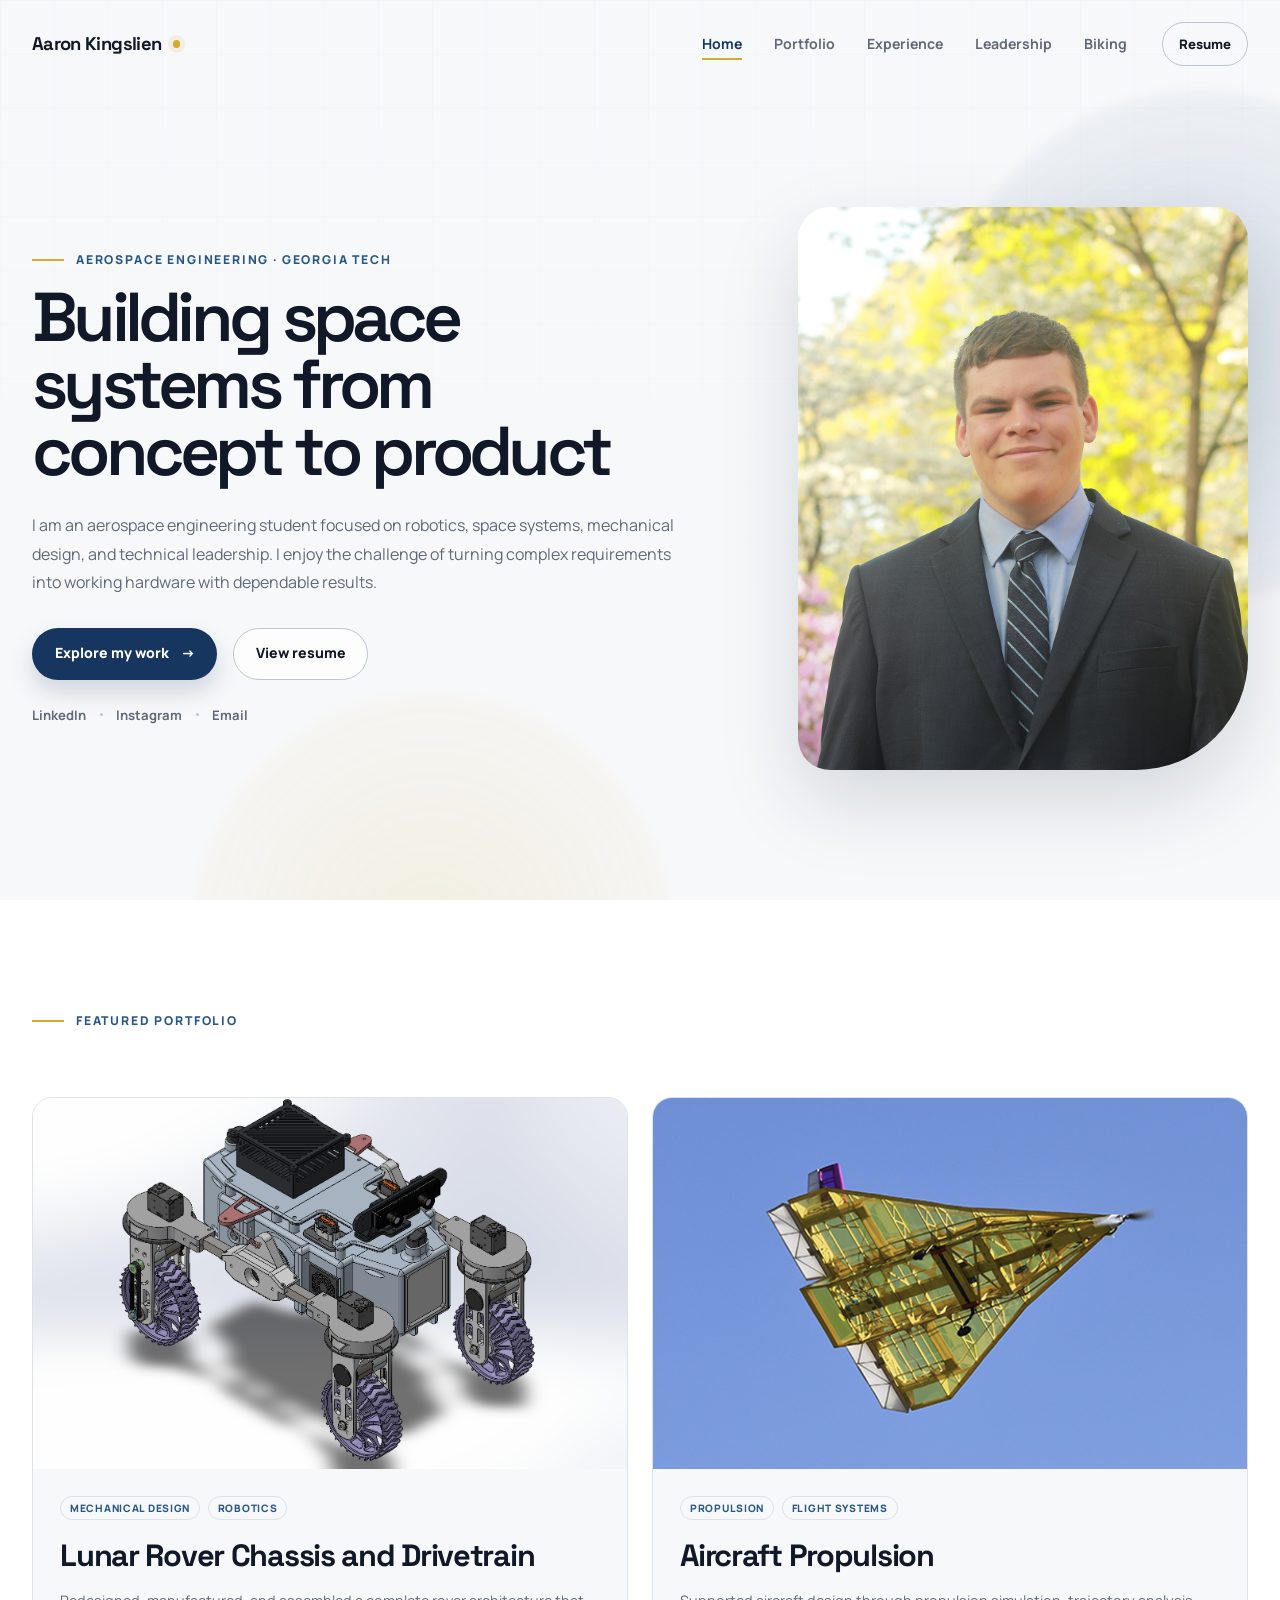
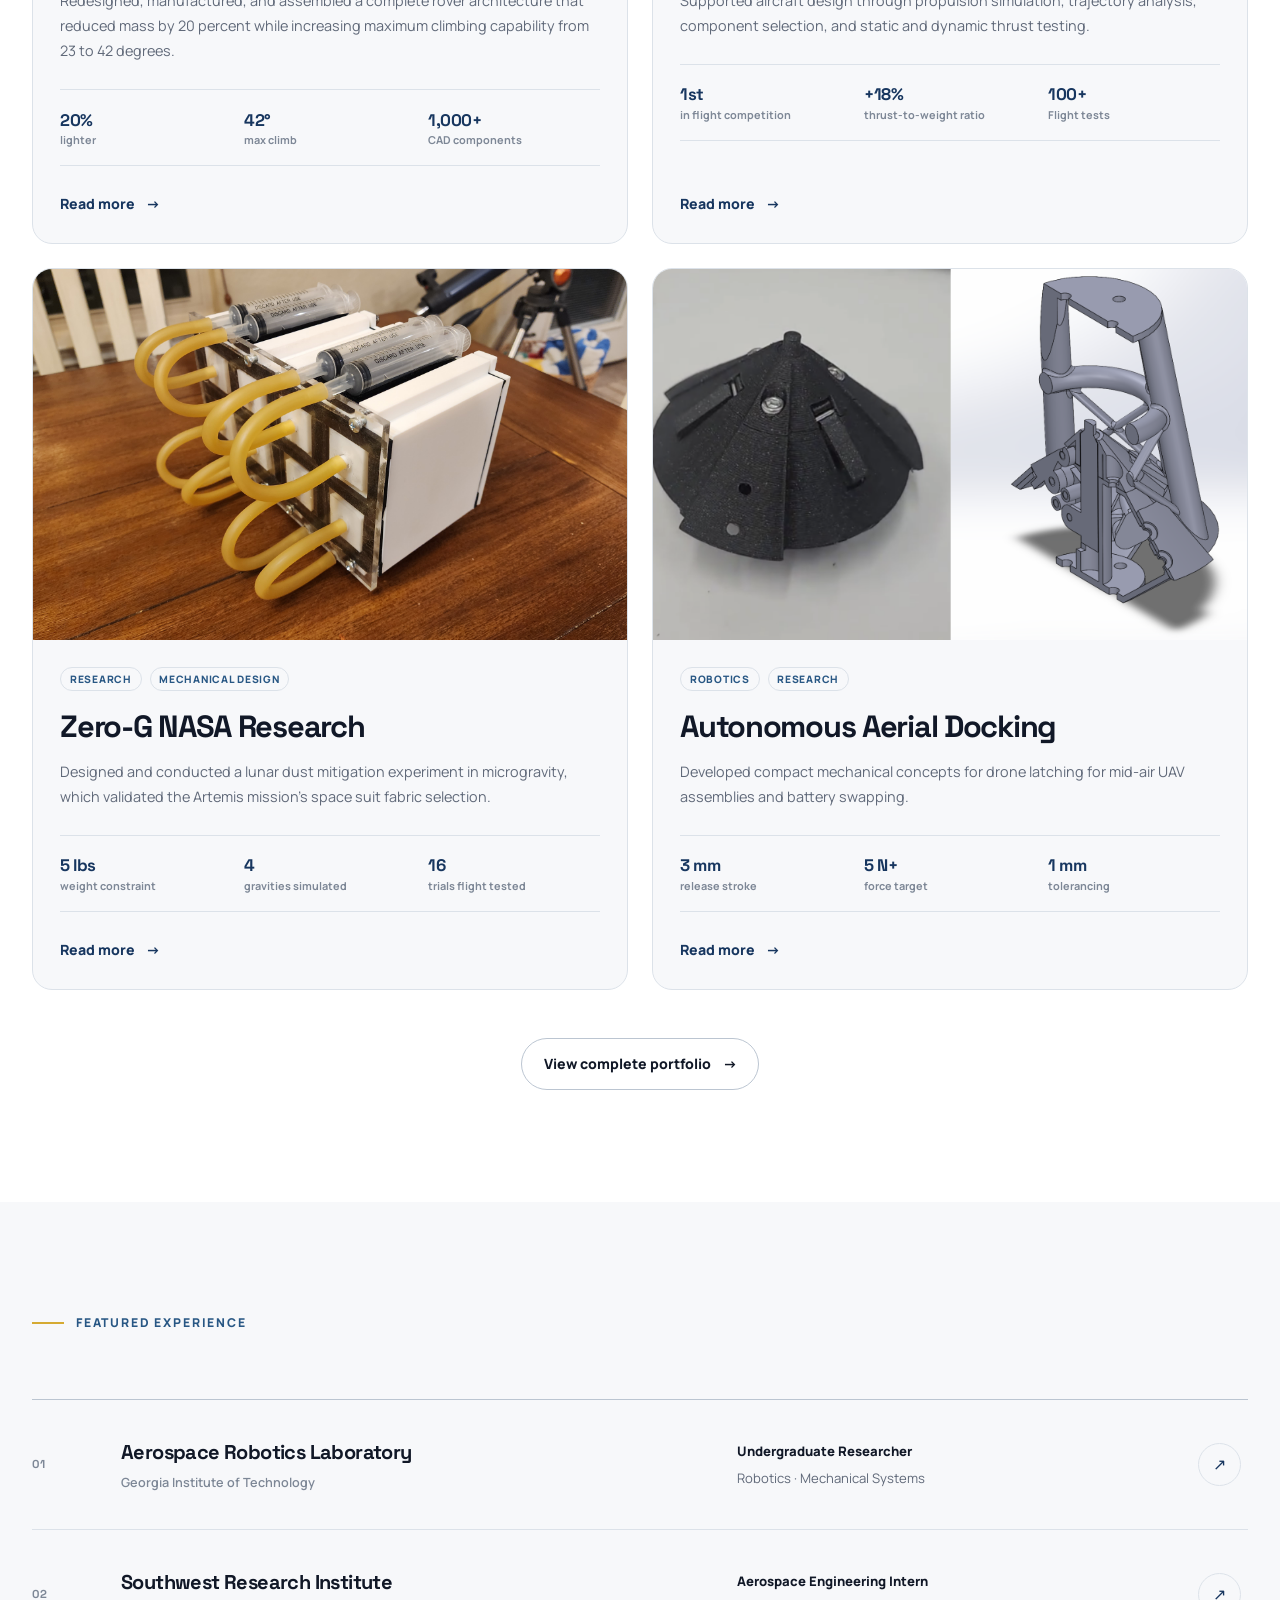
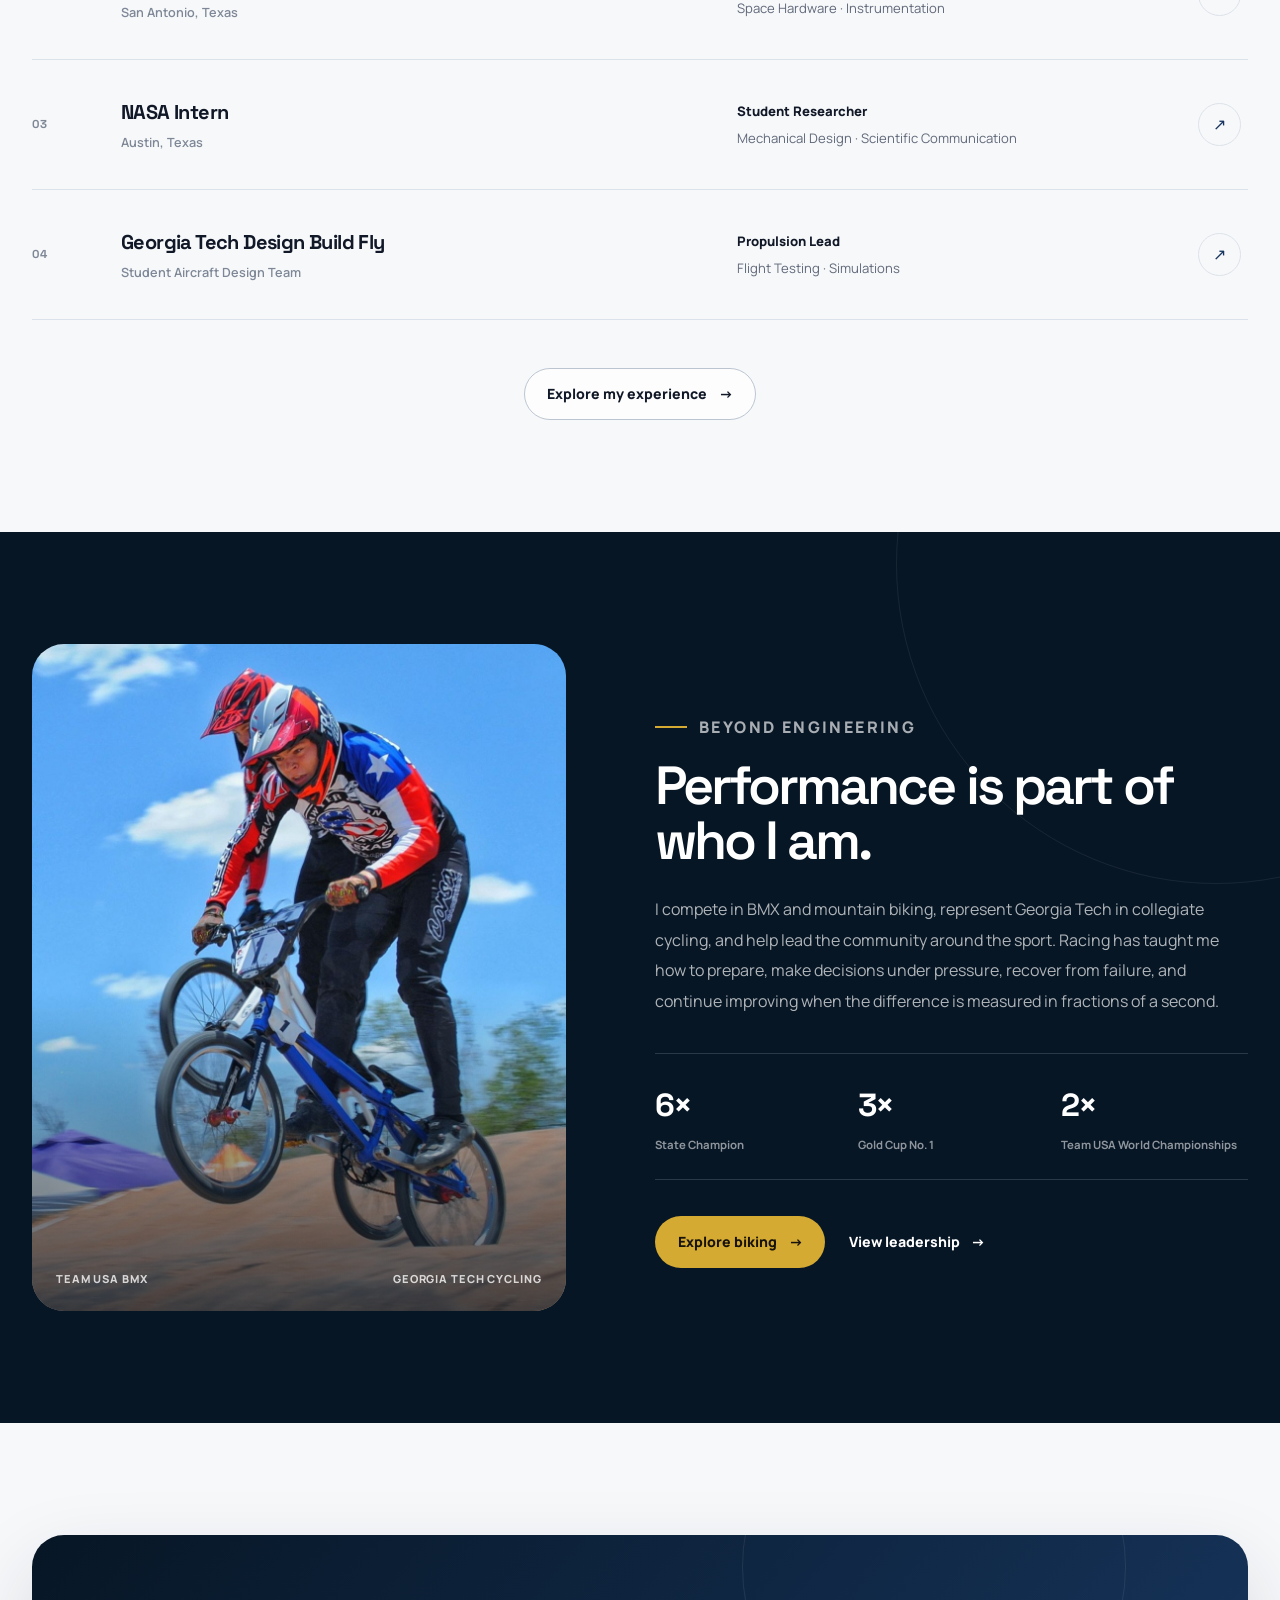
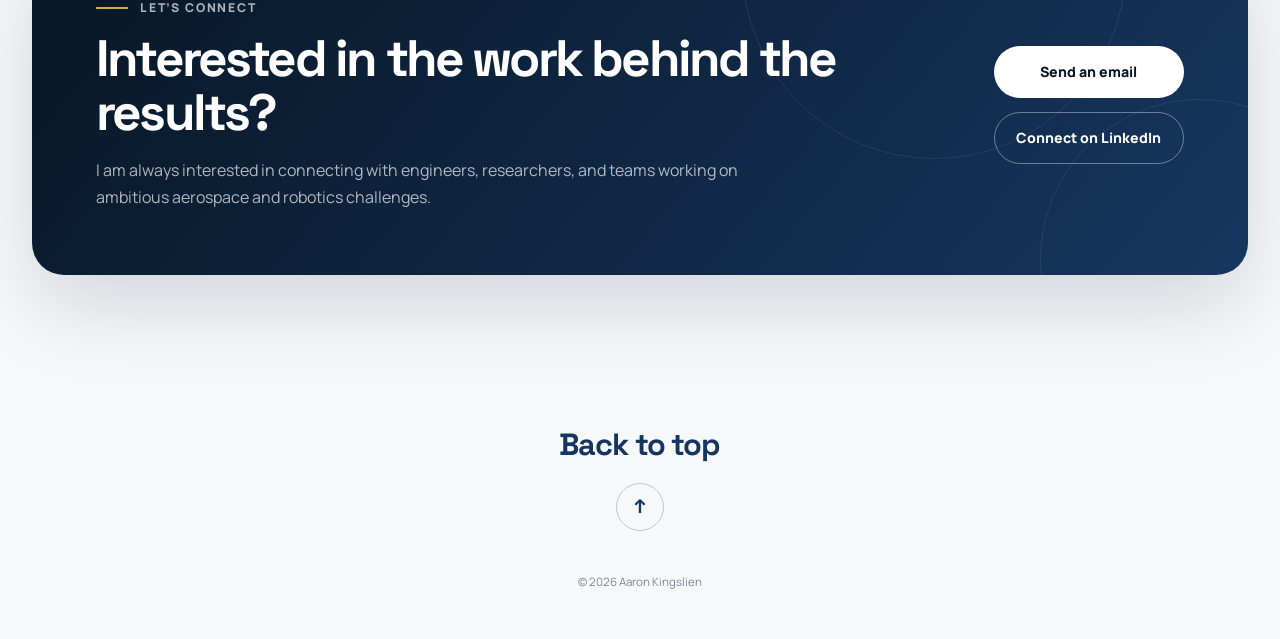
<file: index.html>
<!DOCTYPE html>
<html lang="en">
<head>
    <meta charset="UTF-8">

    <meta
        name="viewport"
        content="width=device-width, initial-scale=1.0"
    >

    <meta
        name="description"
        content="Aaron Kingslien is an aerospace engineering student at Georgia Tech focused on robotics, space systems, mechanical design, and high-performance engineering."
    >

    <title>Aaron Kingslien | Aerospace Engineering</title>

    <link rel="preconnect" href="https://fonts.googleapis.com">
    <link rel="preconnect" href="https://fonts.gstatic.com" crossorigin>

    <link
        href="https://fonts.googleapis.com/css2?family=Manrope:wght@400;500;600;700&family=Space+Grotesk:wght@500;600;700&display=swap"
        rel="stylesheet"
    >

    <link rel="stylesheet" href="./style.css">
    <link rel="stylesheet" href="./mediaqueries.css">

    <link rel="icon" type="image/png" href="/assets/favicon.png">

    <link rel="canonical" href="https://aaronkingslien.com/">

    <script type="application/ld+json">
{
  "@context": "https://schema.org",
  "@type": "Person",
  "name": "Aaron Kingslien",
  "url": "https://aaronkingslien.com/",
  "image": "https://aaronkingslien.com/assets/GT_Headshot.JPG",
  "jobTitle": "Aerospace Engineering Student",
  "affiliation": {
    "@type": "CollegeOrUniversity",
    "name": "Georgia Institute of Technology",
    "sameAs": "https://www.gatech.edu/"
  },
  "sameAs": [
    "https://www.linkedin.com/in/aaron-kingslien/",
    "https://www.instagram.com/aaronkingslien/"
  ],
  "knowsAbout": [
    "Aerospace Engineering",
    "Robotics",
    "Space Systems",
    "Mechanical Design",
    "Propulsion"
  ]
}
</script>

    <script src="./script.js" defer></script>
</head>

<body>
    <a class="skip-link" href="#main-content">
        Skip to main content
    </a>

    <header class="site-header" id="site-header">
        <nav class="navbar container" aria-label="Primary navigation">
            <a class="site-logo" href="./" aria-label="Aaron Kingslien home">
                <span class="site-logo__name">Aaron Kingslien</span>
                <span class="site-logo__mark" aria-hidden="true"></span>
            </a>

            <button
                class="menu-toggle"
                type="button"
                aria-label="Open navigation menu"
                aria-expanded="false"
                aria-controls="primary-menu"
            >
                <span></span>
                <span></span>
                <span></span>
            </button>

            <div class="nav-menu" id="primary-menu">
                <ul class="nav-links">
                    <li>
                        <a class="nav-link active" href="./" aria-current="page">
                            Home
                        </a>
                    </li>

                    <li>
                        <a class="nav-link" href="./portfolio/">
                            Portfolio
                        </a>
                    </li>

                    <li>
                        <a class="nav-link" href="./experience/">
                            Experience
                        </a>
                    </li>

                    <li>
                        <a class="nav-link" href="./leadership/">
                            Leadership
                        </a>
                    </li>

                    <li>
                        <a class="nav-link" href="./biking/">
                            Biking
                        </a>
                    </li>
                </ul>

                <a
                    class="nav-resume"
                    href="./assets/Aaron_Kingslien_Resume.pdf"
                    target="_blank"
                    rel="noopener noreferrer"
                >
                    Resume
                </a>
            </div>
        </nav>
    </header>

    <main id="main-content">

        <!-- =====================================================
             HERO
        ====================================================== -->

        <section class="hero section">
            <div class="hero__background" aria-hidden="true">
                <div class="hero__grid"></div>
                <div class="hero__orb hero__orb--one"></div>
                <div class="hero__orb hero__orb--two"></div>
            </div>

            <div class="hero__layout container">
                <div class="hero__content reveal">
                    <p class="eyebrow">
                        Aerospace Engineering · Georgia Tech
                    </p>

                    <h1 class="hero__title">
                        Building space systems from concept to product
                    </h1>

                    <p class="hero__description">
                        I am an aerospace engineering student focused on robotics,
                        space systems, mechanical design, and technical leadership.
                        I enjoy the challenge of turning complex requirements into working hardware with dependable results.
                    </p>

                    <div class="hero__actions">
                        <a class="button button--primary" href="./portfolio/">
                            Explore my work
                            <span aria-hidden="true">→</span>
                        </a>

                        <a
                            class="button button--secondary"
                            href="./assets/Aaron_Kingslien_Resume.pdf"
                            target="_blank"
                            rel="noopener noreferrer"
                        >
                            View resume
                        </a>
                    </div>

                    <div class="hero__links" aria-label="Professional links">
                        <a
                            href="https://www.linkedin.com/in/aaron-kingslien/"
                            target="_blank"
                            rel="noopener noreferrer"
                        >
                            LinkedIn
                        </a>

                        <span aria-hidden="true"></span>

                        <a
                            href="https://www.instagram.com/aaronkingslien/"
                            target="_blank"
                            rel="noopener noreferrer"
                        >
                            Instagram
                        </a>

                        <span aria-hidden="true"></span>

                        <a href="mailto:akingslien3@gatech.edu">
                            Email
                        </a>
                    </div>
                </div>

                <div class="hero__visual reveal">
                    <div class="hero__image-frame">
                        <img
                            class="hero__image"
                            src="./assets/GT_Headshot.JPG"
                            alt="Aaron Kingslien"
                        >
                    </div>
                </div>
            </div>
        </section>


        <!-- =====================================================
             FEATURED PORTFOLIO
        ====================================================== -->

        <section class="featured-work section">
            <div class="container">
                <div class="section-heading section-heading--split reveal">
                    <div>
                        <p class="eyebrow">Featured portfolio</p>

                    </div>

                </div>

                <div class="portfolio-grid">

                    <article class="portfolio-card reveal" id="lunar-rover">
                        <a
                            class="portfolio-card__image-link"
                            href="./portfolio/#lunar-rover"
                            aria-label="View lunar rover project"
                        >
                            <div class="portfolio-card__image-wrap">
                                <img
                                    class="portfolio-card__image"
                                    src="./assets/NOVA_CAD.png"
                                    alt="Lunar rover chassis and drivetrain redesign"
                                    loading="lazy"
                                >
                            </div>
                        </a>

                        <div class="portfolio-card__body">
                            <div class="portfolio-card__meta">
                                <span>Mechanical Design</span>
                                <span>Robotics</span>
                            </div>

                            <h3>
                                Lunar Rover Chassis and Drivetrain
                            </h3>

                            <p>
                                Redesigned, manufactured, and assembled a complete
                                rover architecture that reduced mass by 20 percent
                                while increasing maximum climbing capability from
                                23 to 42 degrees.
                            </p>

                            <div class="portfolio-card__metrics">
                                <span>
                                    <strong>20%</strong>
                                    lighter
                                </span>

                                <span>
                                    <strong>42°</strong>
                                    max climb
                                </span>

                                <span>
                                    <strong>1,000+</strong>
                                    CAD components
                                </span>
                            </div>

                            <a class="text-link" href="./portfolio/#lunar-rover">
                                Read more
                                <span aria-hidden="true">→</span>
                            </a>
                        </div>
                    </article>

                    <article class="portfolio-card reveal" id="propulsion">
                        <a
                            class="portfolio-card__image-link"
                            href="./portfolio/#design-build-fly"
                            aria-label="View propulsion project"
                        >
                            <div class="portfolio-card__image-wrap">
                                <img
                                    class="portfolio-card__image"
                                    src="./assets/DBF_AquaBuzz.png"
                                    alt="Aircraft propulsion and performance testing"
                                    loading="lazy"
                                >
                            </div>
                        </a>

                        <div class="portfolio-card__body">
                            <div class="portfolio-card__meta">
                                <span>Propulsion</span>
                                <span>Flight Systems</span>
                            </div>

                            <h3>
                                Aircraft Propulsion
                            </h3>

                            <p>
                                Supported aircraft design through propulsion
                                simulation, trajectory analysis, component selection,
                                and static and dynamic thrust testing.
                            </p>

                            <div class="portfolio-card__metrics">
                                <span>
                                    <strong>1st</strong>
                                    in flight competition
                                </span>

                                <span>
                                    <strong>+18%</strong>
                                    thrust-to-weight ratio
                                </span>

                                <span>
                                    <strong>100+</strong>
                                    Flight tests
                                </span>
                            </div>

                            <a class="text-link" href="./portfolio/#design-build-fly">
                                Read more
                                <span aria-hidden="true">→</span>
                            </a>
                        </div>
                    </article>


                    <article class="portfolio-card reveal" id="zero-g">
                        <a
                            class="portfolio-card__image-link"
                            href="./portfolio/#zero-g"
                            aria-label="View Zero-G research project"
                        >
                            <div class="portfolio-card__image-wrap">
                                <img
                                    class="portfolio-card__image"
                                    src="./assets/Dust_Mitigation_Apparatus.jpg"
                                    alt="Zero-G research experiment"
                                    loading="lazy"
                                >
                            </div>
                        </a>

                        <div class="portfolio-card__body">
                            <div class="portfolio-card__meta">
                                <span>Research</span>
                                <span>Mechanical Design</span>
                            </div>

                            <h3>
                                Zero-G NASA Research
                            </h3>

                            <p>
                                Designed and conducted a lunar dust mitigation experiment in microgravity, which
                                validated the Artemis mission's space suit fabric selection.
                            </p>

                            <div class="portfolio-card__metrics">
                                <span>
                                    <strong>5 lbs</strong>
                                    weight constraint
                                </span>

                                <span>
                                    <strong>4</strong>
                                    gravities simulated
                                </span>

                                <span>
                                    <strong>16</strong>
                                    trials flight tested
                                </span>
                            </div>

                            <a class="text-link" href="./portfolio/#zero-g">
                                Read more
                                <span aria-hidden="true">→</span>
                            </a>
                        </div>
                    </article>
                    
                    <article class="portfolio-card reveal" id="aerolatch">
                        <a
                            class="portfolio-card__image-link"
                            href="./portfolio/#aerolatch"
                            aria-label="View aerial docking project"
                        >
                            <div class="portfolio-card__image-wrap">
                                <img
                                    class="portfolio-card__image"
                                    src="./assets/AeroLatch_Early_Stage.png"
                                    alt="Autonomous aerial docking system"
                                    loading="lazy"
                                >
                            </div>
                        </a>

                        <div class="portfolio-card__body">
                            <div class="portfolio-card__meta">
                                <span>Robotics</span>
                                <span>Research</span>
                            </div>

                            <h3>
                                Autonomous Aerial Docking
                            </h3>

                            <p>
                                Developed compact mechanical concepts for drone latching for mid-air UAV assemblies and battery swapping.
                            </p>

                            <div class="portfolio-card__metrics">
                                <span>
                                    <strong>3 mm</strong>
                                    release stroke
                                </span>

                                <span>
                                    <strong>5 N+</strong>
                                    force target
                                </span>

                                <span>
                                    <strong>1 mm</strong>
                                    tolerancing
                                </span>
                            </div>

                            <a class="text-link" href="./portfolio/#aerolatch">
                                Read more
                                <span aria-hidden="true">→</span>
                            </a>
                        </div>
                    </article>

                </div>

                <div class="section-action reveal">
                    <a class="button button--secondary" href="./portfolio/">
                        View complete portfolio
                        <span aria-hidden="true">→</span>
                    </a>
                </div>
            </div>
        </section>


        <!-- =====================================================
             EXPERIENCE
        ====================================================== -->

        <section class="experience-preview section">
            <div class="container">
                <div class="section-heading section-heading--split reveal">
                    <div>
                        <p class="eyebrow">Featured Experience</p>
                    </div>
                </div>

                <div class="experience-list">

                    <article class="experience-row reveal">
                        <div class="experience-row__index">01</div>

                        <div class="experience-row__organization">
                            <h3>Aerospace Robotics Laboratory</h3>
                            <p>Georgia Institute of Technology</p>
                        </div>

                        <div class="experience-row__role">
                            <span>Undergraduate Researcher</span>
                            <span>Robotics · Mechanical Systems</span>
                        </div>

                        <a
                            class="experience-row__link"
                            href="./experience/#arl"
                            aria-label="View Aerospace Robotics Laboratory experience"
                        >
                            <span aria-hidden="true">↗</span>
                        </a>
                    </article>

                    <article class="experience-row reveal">
                        <div class="experience-row__index">02</div>

                        <div class="experience-row__organization">
                            <h3>Southwest Research Institute</h3>
                            <p>San Antonio, Texas</p>
                        </div>

                        <div class="experience-row__role">
                            <span>Aerospace Engineering Intern</span>
                            <span>Space Hardware · Instrumentation</span>
                        </div>

                        <a
                            class="experience-row__link"
                            href="./experience/#swri"
                            aria-label="View Southwest Research Institute experience"
                        >
                            <span aria-hidden="true">↗</span>
                        </a>
                    </article>

                    <article class="experience-row reveal">
                        <div class="experience-row__index">03</div>

                        <div class="experience-row__organization">
                            <h3>NASA Intern</h3>
                            <p>Austin, Texas</p>
                        </div>

                        <div class="experience-row__role">
                            <span>Student Researcher</span>
                            <span>Mechanical Design · Scientific Communication</span>
                        </div>

                        <a
                            class="experience-row__link"
                            href="./experience/#nasa-sees"
                            aria-label="View NASA SEES experience"
                        >
                            <span aria-hidden="true">↗</span>
                        </a>
                    </article>

                    <article class="experience-row reveal">
                        <div class="experience-row__index">04</div>

                        <div class="experience-row__organization">
                            <h3>Georgia Tech Design Build Fly</h3>
                            <p>Student Aircraft Design Team</p>
                        </div>

                        <div class="experience-row__role">
                            <span>Propulsion Lead</span>
                            <span>Flight Testing · Simulations</span>
                        </div>

                        <a
                            class="experience-row__link"
                            href="./experience/#dbf"
                            aria-label="View Design Build Fly experience"
                        >
                            <span aria-hidden="true">↗</span>
                        </a>
                    </article>

                </div>

                <div class="section-action reveal">
                    <a class="button button--secondary" href="./experience/">
                        Explore my experience
                        <span aria-hidden="true">→</span>
                    </a>
                </div>
            </div>
        </section>


        <!-- =====================================================
             BEYOND ENGINEERING
        ====================================================== -->

        <section class="beyond-engineering section">
            <div class="container">
                <div class="beyond-engineering__layout">

                    <div class="beyond-engineering__image-wrap reveal">
                        <img
                            class="beyond-engineering__image"
                            src="./assets/BMX_Battle_With_Trevor.jpg"
                            alt="Aaron Kingslien competing in cycling"
                            loading="lazy"
                        >

                        <div class="beyond-engineering__caption">
                            <span>Team USA BMX</span>
                            <span>Georgia Tech Cycling</span>
                        </div>
                    </div>

                    <div class="beyond-engineering__content reveal">
                        <p class="eyebrow">Beyond engineering</p>

                        <h2 class="section-title">
                            Performance is part of who I am.
                        </h2>

                        <p>
                            I compete in BMX and mountain biking, represent Georgia
                            Tech in collegiate cycling, and help lead the community
                            around the sport. Racing has taught me how to prepare,
                            make decisions under pressure, recover from failure,
                            and continue improving when the difference is measured
                            in fractions of a second.
                        </p>

                        <div class="beyond-engineering__stats">
                            <div>
                                <strong>6×</strong>
                                <span>State Champion</span>
                            </div>

                            <div>
                                <strong>3×</strong>
                                <span>Gold Cup No. 1</span>
                            </div>

                            <div>
                                <strong>2×</strong>
                                <span>Team USA World Championships</span>
                            </div>
                        </div>

                        <div class="beyond-engineering__actions">
                            <a class="button button--primary" href="./biking/">
                                Explore biking
                                <span aria-hidden="true">→</span>
                            </a>

                            <a class="text-link" href="./leadership/">
                                View leadership
                                <span aria-hidden="true">→</span>
                            </a>
                        </div>
                    </div>

                </div>
            </div>
        </section>


        <!-- =====================================================
             CONTACT
        ====================================================== -->

        <section class="contact-section section" id="contact">
            <div class="container">
                <div class="contact-card reveal">

                    <div class="contact-card__content">
                        <p class="eyebrow">Let’s connect</p>

                        <h2>
                            Interested in the work behind the results?
                        </h2>

                        <p>
                            I am always interested in connecting with engineers,
                            researchers, and teams working on ambitious aerospace
                            and robotics challenges.
                        </p>
                    </div>

                    <div class="contact-card__actions">
                        <a
                            class="button button--light"
                            href="mailto:akingslien3@gatech.edu"
                        >
                            Send an email
                        </a>

                        <a
                            class="button button--outline-light"
                            href="https://www.linkedin.com/in/aaron-kingslien/"
                            target="_blank"
                            rel="noopener noreferrer"
                        >
                            Connect on LinkedIn
                        </a>
                    </div>

                </div>
            </div>
        </section>

    </main>


    <!-- =====================================================
         BACK TO TOP
    ====================================================== -->

    <footer class="minimal-footer">
        <div class="container">
            <a class="back-to-top reveal" href="#main-content">
                <span>Back to top</span>
                <span class="back-to-top__arrow" aria-hidden="true">↑</span>
            </a>

            <p class="minimal-footer__copyright">
                © <span id="current-year">2026</span> Aaron Kingslien
            </p>
        </div>
    </footer>
</body>
</html>
</file>
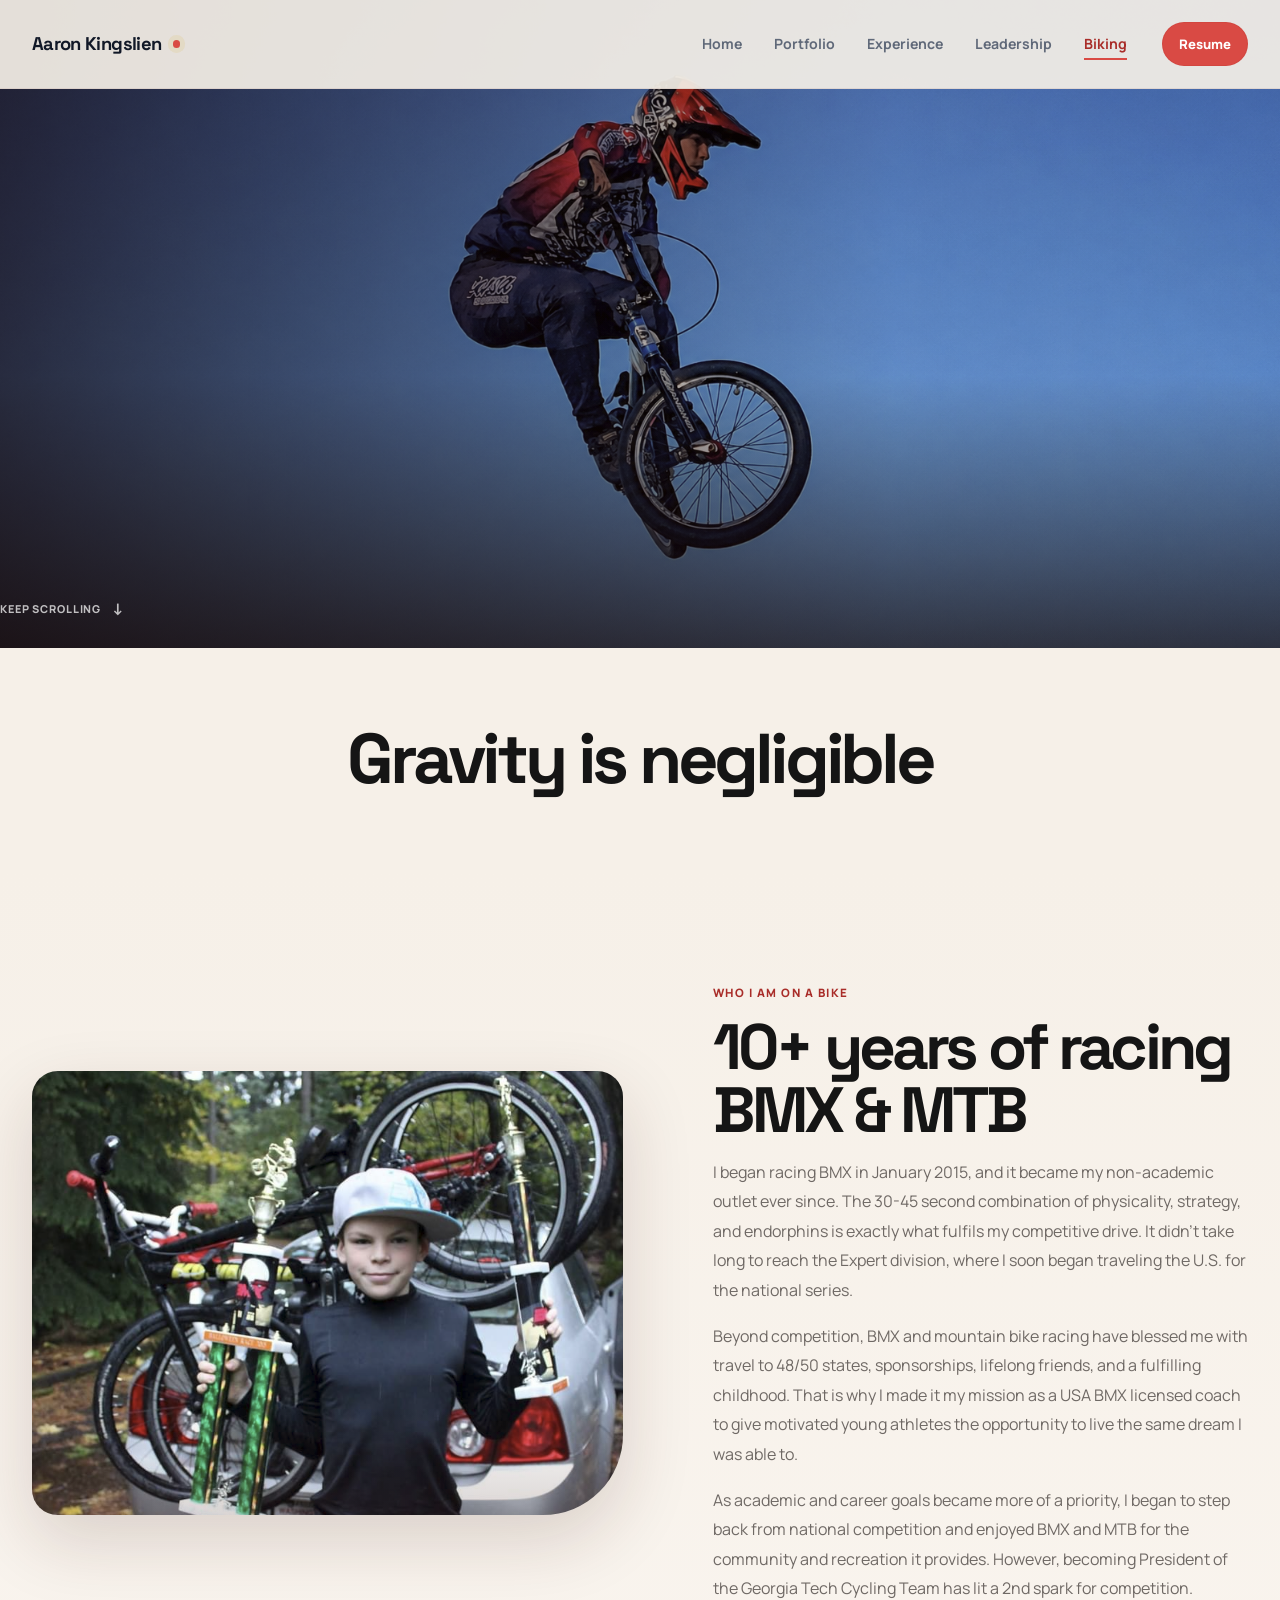
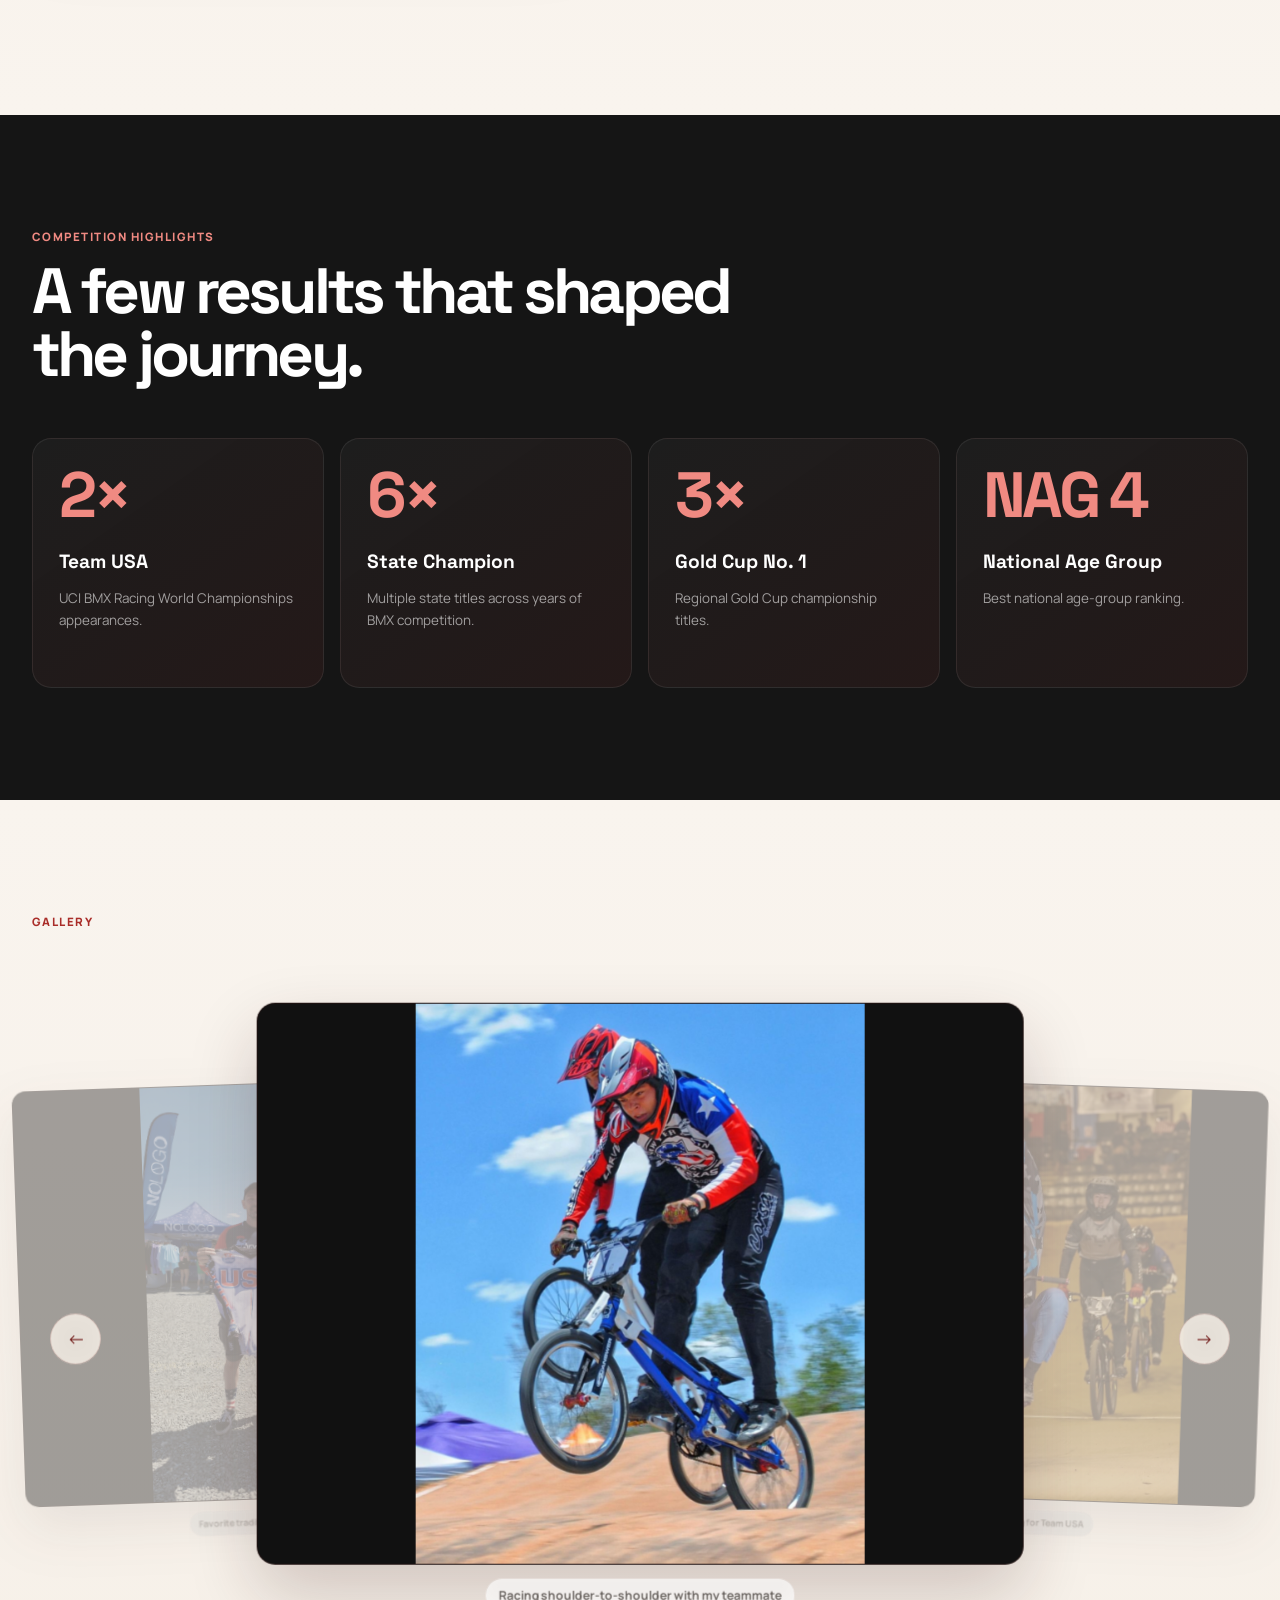
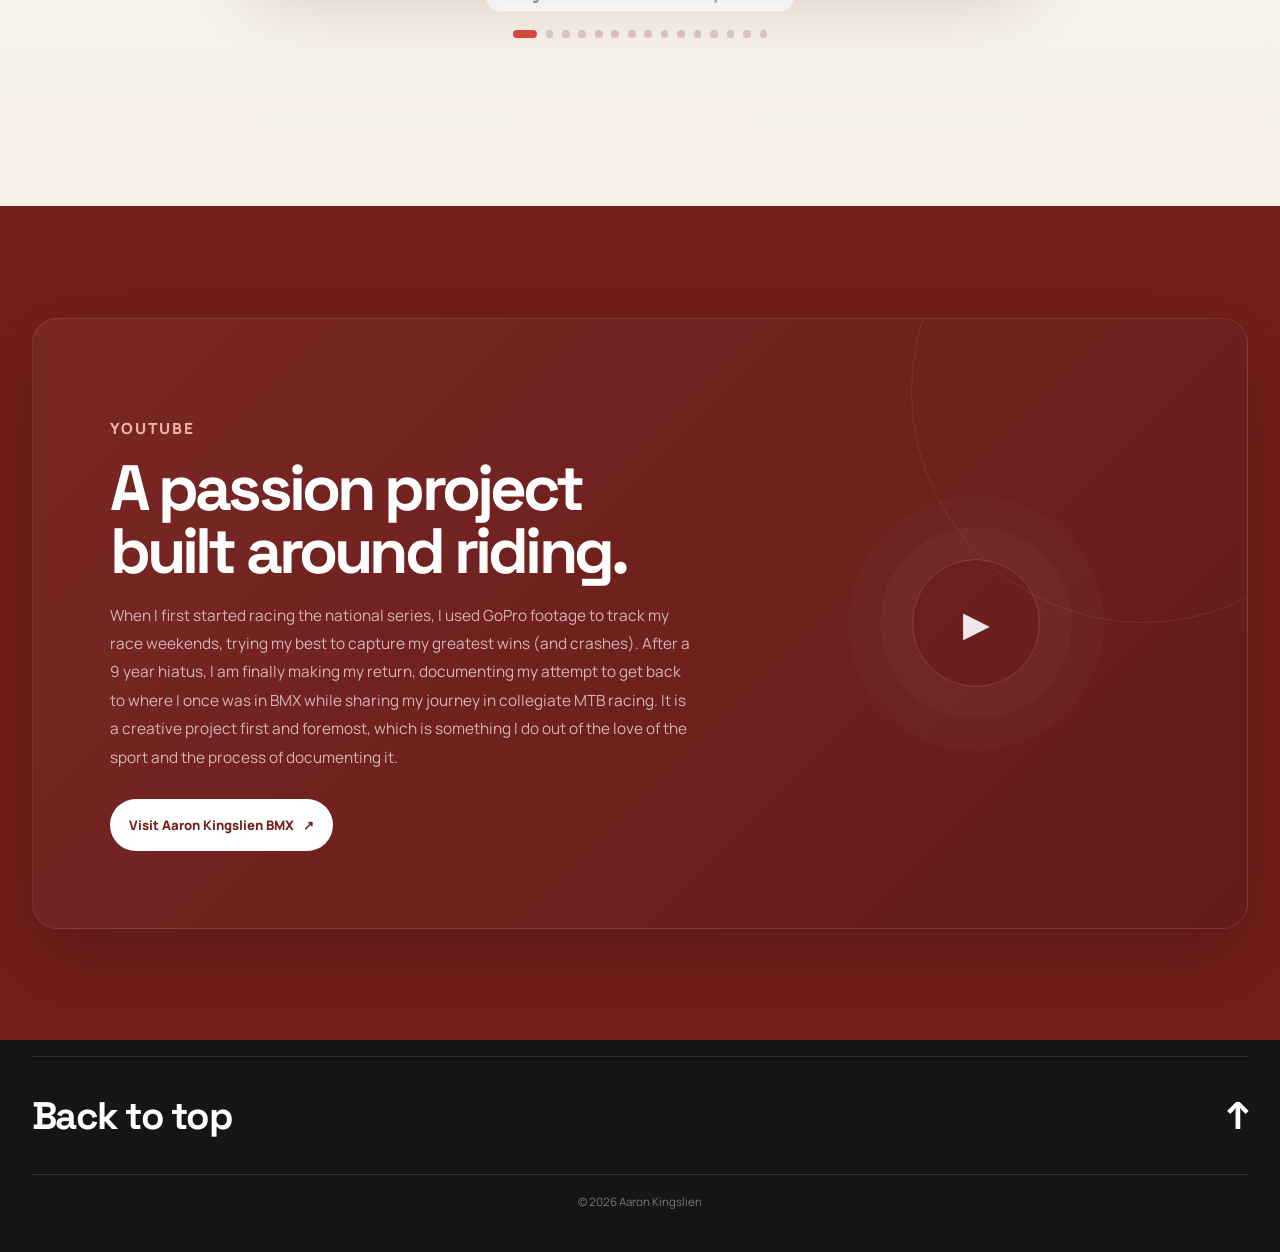
<file: biking/index.html>
<!DOCTYPE html>
<html lang="en">
<head>
    <meta charset="UTF-8">

    <meta
        name="viewport"
        content="width=device-width, initial-scale=1.0"
    >

    <meta
        name="description"
        content="Aaron Kingslien BMX and mountain biking highlights, competition history, riding gallery, and YouTube passion project."
    >

    <title>Biking | Aaron Kingslien</title>

    <link rel="preconnect" href="https://fonts.googleapis.com">
    <link rel="preconnect" href="https://fonts.gstatic.com" crossorigin>

    <link
        href="https://fonts.googleapis.com/css2?family=Manrope:wght@400;500;600;700&family=Space+Grotesk:wght@500;600;700&display=swap"
        rel="stylesheet"
    >

    <link rel="stylesheet" href="../style.css">
    <link rel="stylesheet" href="../mediaqueries.css">
    <link rel="stylesheet" href="./biking.css">

    <link rel="icon" type="image/png" href="/assets/favicon.png">

    <link rel="canonical" href="https://aaronkingslien.com/biking/">

    <script src="../script.js" defer></script>
    <script src="./biking.js" defer></script>
</head>

<body class="biking-page">
    <a class="skip-link" href="#main-content">
        Skip to main content
    </a>

    <header class="site-header biking-header" id="site-header">
        <nav class="navbar container" aria-label="Primary navigation">
            <a class="site-logo" href="../" aria-label="Aaron Kingslien home">
                <span class="site-logo__name">Aaron Kingslien</span>
                <span class="site-logo__mark" aria-hidden="true"></span>
            </a>

            <button
                class="menu-toggle"
                type="button"
                aria-label="Open navigation menu"
                aria-expanded="false"
                aria-controls="primary-menu"
            >
                <span></span>
                <span></span>
                <span></span>
            </button>

            <div class="nav-menu" id="primary-menu">
                <ul class="nav-links">
                    <li><a class="nav-link" href="../">Home</a></li>
                    <li><a class="nav-link" href="../portfolio/">Portfolio</a></li>
                    <li><a class="nav-link" href="../experience/">Experience</a></li>
                    <li><a class="nav-link" href="../leadership/">Leadership</a></li>
                    <li>
                        <a
                            class="nav-link active"
                            href="./"
                            aria-current="page"
                        >
                            Biking
                        </a>
                    </li>
                </ul>

                <a
                    class="nav-resume"
                    href="../assets/Aaron_Kingslien_Resume.pdf"
                    target="_blank"
                    rel="noopener noreferrer"
                >
                    Resume
                </a>
            </div>
        </nav>
    </header>

    <main id="main-content">

        <!-- =====================================================
             HERO IMAGE
        ====================================================== -->

        <section class="bike-hero" id="top">
            <div class="bike-hero__image-wrap">
                <img
                    class="bike-hero__image"
                    src="../assets/Profile_Expanded.png"
                    alt="Aaron Kingslien racing BMX"
                >

                <div class="bike-hero__overlay" aria-hidden="true"></div>

                <a
                    class="bike-hero__scroll"
                    href="#bike-story"
                    aria-label="Scroll to biking story"
                >
                    <span>Keep scrolling</span>
                    <span class="bike-hero__scroll-arrow" aria-hidden="true">↓</span>
                </a>
            </div>
        </section>

         <!-- =====================================================
             HERO STATEMENT
        ====================================================== -->

        <section class="bike-statement">
            <div class="container">
                <h1>
                    Gravity is negligible
                </h1>
            </div>
        </section>

        <!-- =====================================================
             WHO I AM ON A BIKE
        ====================================================== -->

        <section class="bike-story section" id="bike-story">
            <div class="container">
                <div class="bike-story__layout">

                    <div class="bike-story__visual reveal">
                        <figure class="bike-story__image-wrap">
                            <img
                                class="bike-story__image"
                                src="../assets/Little_Aaron_BMX.png"
                                alt="Aaron Kingslien riding BMX"
                                loading="lazy"
                            >
                        </figure>
                    </div>

                    <div class="bike-story__content reveal">
                        <p class="bike-section-kicker">
                            Who I am on a bike
                        </p>

                        <h2>
                            10+ years of racing BMX & MTB
                        </h2>

                        <p>
                            I began racing BMX in January 2015, and it became my non-academic
                            outlet ever since. The 30-45 second combination of physicality, strategy,
                            and endorphins is exactly what fulfils my competitive drive. It didn't take
                            long to reach the Expert division, where I soon began traveling the U.S.
                            for the national series.
                        </p>

                        <p>
                            Beyond competition, BMX and mountain bike racing have blessed me with
                            travel to 48/50 states, sponsorships, lifelong friends, and a fulfilling childhood.
                            That is why I made it my mission as a USA BMX licensed coach to give motivated young
                            athletes the opportunity to live the same dream I was able to.

                        <p>
                            As academic and career goals became more of a priority, I began to step back
                            from national competition and enjoyed BMX and MTB for the community and
                            recreation it provides. However, becoming President of the Georgia Tech
                            Cycling Team has lit a 2nd spark for competition.
                        </p>
                    </div>

                </div>
            </div>
        </section>


        <!-- =====================================================
             COMPETITION HIGHLIGHTS
        ====================================================== -->

        <section class="bike-highlights section">
            <div class="container">
                <div class="bike-section-heading reveal">
                    <p class="bike-section-kicker">
                        Competition highlights
                    </p>

                    <h2>
                        A few results that shaped the journey.
                    </h2>
                </div>

                <div class="bike-highlights__grid">

                    <article class="bike-highlight-card reveal">
                        <span class="bike-highlight-card__value">
                            2×
                        </span>

                        <h3>
                            Team USA
                        </h3>

                        <p>
                            UCI BMX Racing World Championships appearances.
                        </p>
                    </article>

                    <article class="bike-highlight-card reveal">
                        <span class="bike-highlight-card__value">
                            6×
                        </span>

                        <h3>
                            State Champion
                        </h3>

                        <p>
                            Multiple state titles across years of BMX competition.
                        </p>
                    </article>

                    <article class="bike-highlight-card reveal">
                        <span class="bike-highlight-card__value">
                            3×
                        </span>

                        <h3>
                            Gold Cup No. 1
                        </h3>

                        <p>
                            Regional Gold Cup championship titles.
                        </p>
                    </article>

                    <article class="bike-highlight-card reveal">
                        <span class="bike-highlight-card__value">
                            NAG 4
                        </span>

                        <h3>
                            National Age Group
                        </h3>

                        <p>
                            Best national age-group ranking.
                        </p>
                    </article>

                </div>
            </div>
        </section>


        <!-- =====================================================
             GALLERY
        ====================================================== -->

        <section class="bike-gallery section">
            <div class="container">
                <div class="bike-section-heading reveal">
                    <p class="bike-section-kicker">
                        Gallery
                    </p>
                </div>

                <div
                    class="bike-carousel reveal"
                    data-bike-carousel
                    aria-label="Biking photo gallery"
                >
                    <button
                        class="bike-carousel__button bike-carousel__button--previous"
                        type="button"
                        aria-label="Show previous image"
                        data-bike-previous
                    >
                        ←
                    </button>

                    <div class="bike-carousel__stage">

                        <figure class="bike-carousel__slide is-active">
                            <div class="bike-carousel__image-wrap">
                                <img
                                    src="../assets/BMX_Battle_With_Trevor.jpg"
                                    alt="BMX race action"
                                    loading="lazy"
                                >
                            </div>

                            <figcaption>
                                Racing shoulder-to-shoulder with my teammate
                            </figcaption>
                        </figure>

                        <figure class="bike-carousel__slide is-next">
                            <div class="bike-carousel__image-wrap">
                                <img
                                    src="../assets/BMX_Worlds_Qualfier_Finish_Line.jpg"
                                    alt="Georgia Tech Cycling"
                                    loading="lazy"
                                >
                            </div>

                            <figcaption>
                                Crossing the finish line after qualifying for Team USA
                            </figcaption>
                        </figure>

                        <figure class="bike-carousel__slide is-hidden">
                            <div class="bike-carousel__image-wrap">
                                <img
                                    src="../assets/Team_GHY.jpg"
                                    alt="BMX coaching"
                                    loading="lazy"
                                >
                            </div>

                            <figcaption>
                                My first Team/Sponsor: GHY Bikes
                            </figcaption>
                        </figure>

                        <figure class="bike-carousel__slide is-hidden">
                            <div class="bike-carousel__image-wrap">
                                <img
                                    src="../assets/Capital_City_Jumping_Over_Kids_Image.png"
                                    alt="Mountain biking and BMX riding"
                                    loading="lazy"
                                >
                            </div>

                            <figcaption>
                                Fulfilling a recommendation after a coaching session
                            </figcaption>
                        </figure>

                        <figure class="bike-carousel__slide is-previous">
                            <div class="bike-carousel__image-wrap">
                                <img
                                    src="../assets/BMX_Oklahoma_Pro_Set_Jump.jpg"
                                    alt="Cycling competition"
                                    loading="lazy"
                                >
                            </div>

                            <figcaption>
                                My First Gold Cup Championship Title
                            </figcaption>
                        </figure>

                        <figure class="bike-carousel__slide is-previous">
                            <div class="bike-carousel__image-wrap">
                                <img
                                    src="../assets/BMX_With_Mom_1.jpg"
                                    alt="Cycling competition"
                                    loading="lazy"
                                >
                            </div>

                            <figcaption>
                                Biggest accomplishment: convincing my mom to ride the track
                            </figcaption>
                        </figure>

                        <figure class="bike-carousel__slide is-previous">
                            <div class="bike-carousel__image-wrap">
                                <img
                                    src="../assets/First_Year_On_Cruiser_Manual.jpg"
                                    alt="Cycling competition"
                                    loading="lazy"
                                >
                            </div>

                            <figcaption>
                                Learning how to manual (wheelie) on the race track
                            </figcaption>
                        </figure>

                        <figure class="bike-carousel__slide is-previous">
                            <div class="bike-carousel__image-wrap">
                                <img
                                    src="../assets/GHY_Bermsled_Race.JPG"
                                    alt="Cycling competition"
                                    loading="lazy"
                                >
                            </div>

                            <figcaption>
                                Riding as a poop emoji for a Halloween Race
                            </figcaption>
                        </figure>

                        <figure class="bike-carousel__slide is-previous">
                            <div class="bike-carousel__image-wrap">
                                <img
                                    src="../assets/Corner_With_Ian.JPG"
                                    alt="Cycling competition"
                                    loading="lazy"
                                >
                            </div>

                            <figcaption>
                                Cornering action shot
                            </figcaption>
                        </figure>

                        <figure class="bike-carousel__slide is-previous">
                            <div class="bike-carousel__image-wrap">
                                <img
                                    src="../assets/Muddy_Seatac_Halloween_Race_1.JPG"
                                    alt="Cycling competition"
                                    loading="lazy"
                                >
                            </div>

                            <figcaption>
                                Rain or shine
                            </figcaption>
                        </figure>

                        <figure class="bike-carousel__slide is-previous">
                            <div class="bike-carousel__image-wrap">
                                <img
                                    src="../assets/Redmond_Bike_Park_16.jpg"
                                    alt="Cycling competition"
                                    loading="lazy"
                                >
                            </div>

                            <figcaption>
                                In the woods
                            </figcaption>
                        </figure>

                        <figure class="bike-carousel__slide is-previous">
                            <div class="bike-carousel__image-wrap">
                                <img
                                    src="../assets/Snowy_National_Win.jpg"
                                    alt="Cycling competition"
                                    loading="lazy"
                                >
                            </div>

                            <figcaption>
                                Or even in the snow
                            </figcaption>
                        </figure>

                        <figure class="bike-carousel__slide is-previous">
                            <div class="bike-carousel__image-wrap">
                                <img
                                    src="../assets/Good_Gate_Form.jpg"
                                    alt="Cycling competition"
                                    loading="lazy"
                                >
                            </div>

                            <figcaption>
                                How we start our races
                            </figcaption>
                        </figure>

                        <figure class="bike-carousel__slide is-previous">
                            <div class="bike-carousel__image-wrap">
                                <img
                                    src="../assets/Texas_Double_State_Champion.jpg"
                                    alt="Cycling competition"
                                    loading="lazy"
                                >
                            </div>

                            <figcaption>
                                Doubling up Texas State Championships
                            </figcaption>
                        </figure>

                        <figure class="bike-carousel__slide is-previous">
                            <div class="bike-carousel__image-wrap">
                                <img
                                    src="../assets/2024_BMX_Worlds_France.jpg"
                                    alt="Cycling competition"
                                    loading="lazy"
                                >
                            </div>

                            <figcaption>
                                Favorite tradition: world championship jersey swap
                            </figcaption>
                        </figure>

                    </div>

                    <button
                        class="bike-carousel__button bike-carousel__button--next"
                        type="button"
                        aria-label="Show next image"
                        data-bike-next
                    >
                        →
                    </button>

                    <div
                        class="bike-carousel__dots"
                        data-bike-dots
                        aria-label="Gallery image position"
                    ></div>
                </div>
            </div>
        </section>


        <!-- =====================================================
             YOUTUBE
        ====================================================== -->

        <section class="bike-youtube section">
            <div class="container">
                <div class="bike-youtube__card reveal">

                    <div class="bike-youtube__content">
                        <p class="bike-section-kicker">
                            YouTube
                        </p>

                        <h2>
                            A passion project built around riding.
                        </h2>

                        <p>
                            When I first started racing the national series, I used
                            GoPro footage to track my race weekends, trying my best to
                            capture my greatest wins (and crashes). After a 9 year hiatus,
                            I am finally making my return, documenting my attempt to get back
                            to where I once was in BMX while sharing my journey in collegiate MTB
                            racing. It is a creative project first and foremost, which is something
                            I do out of the love of the sport and the process of documenting it.
                        </p>

                        <a
                            class="bike-youtube__link"
                            href="https://www.youtube.com/@AaronKingslienBMX"
                            target="_blank"
                            rel="noopener noreferrer"
                        >
                            Visit Aaron Kingslien BMX
                            <span aria-hidden="true">↗</span>
                        </a>
                    </div>

                    <div class="bike-youtube__graphic" aria-hidden="true">
                        <span class="bike-youtube__play">
                            ▶
                        </span>
                    </div>

                </div>
            </div>
        </section>

    </main>


    <!-- =====================================================
         BACK TO TOP
    ====================================================== -->

    <footer class="bike-footer">
        <div class="container">
            <a class="bike-back-to-top" href="#top">
                <span>Back to top</span>
                <span aria-hidden="true">↑</span>
            </a>

            <p>
                © <span id="current-year">2026</span> Aaron Kingslien
            </p>
        </div>
    </footer>
</body>
</html>
</file>
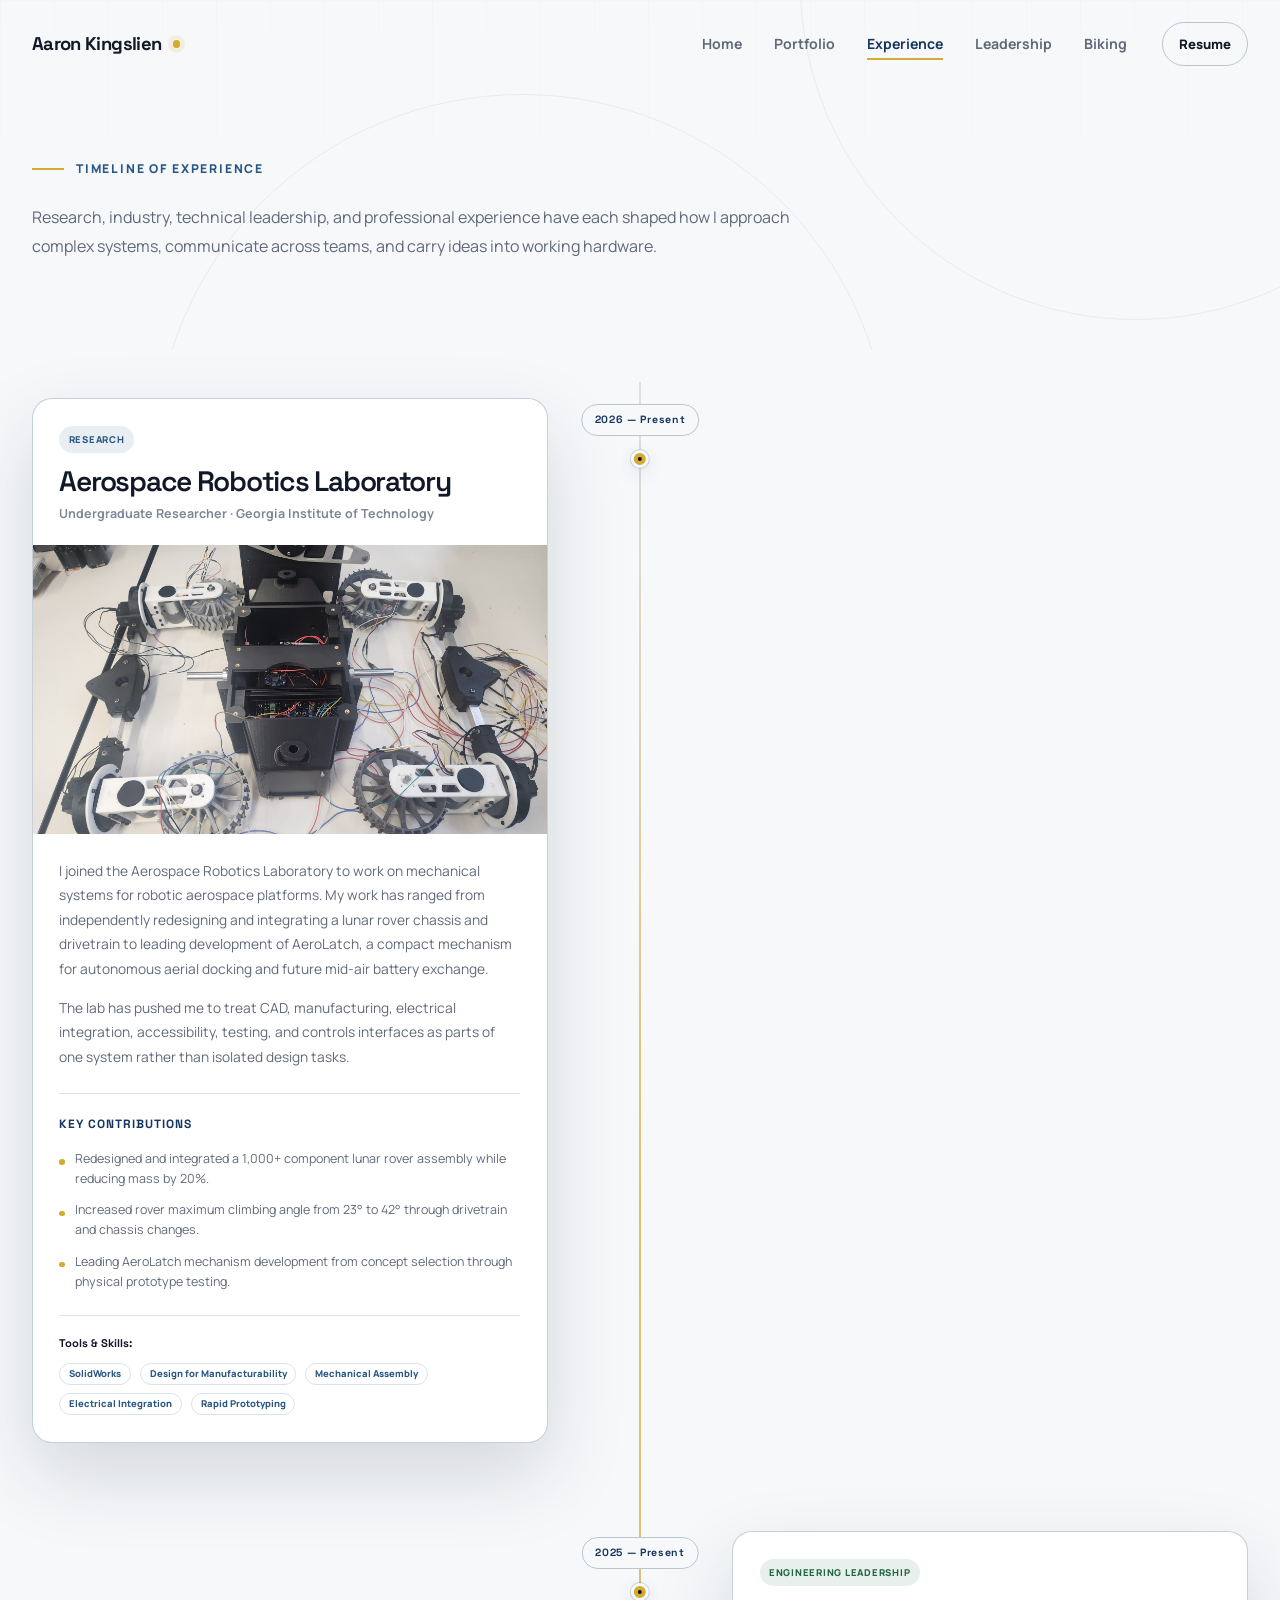
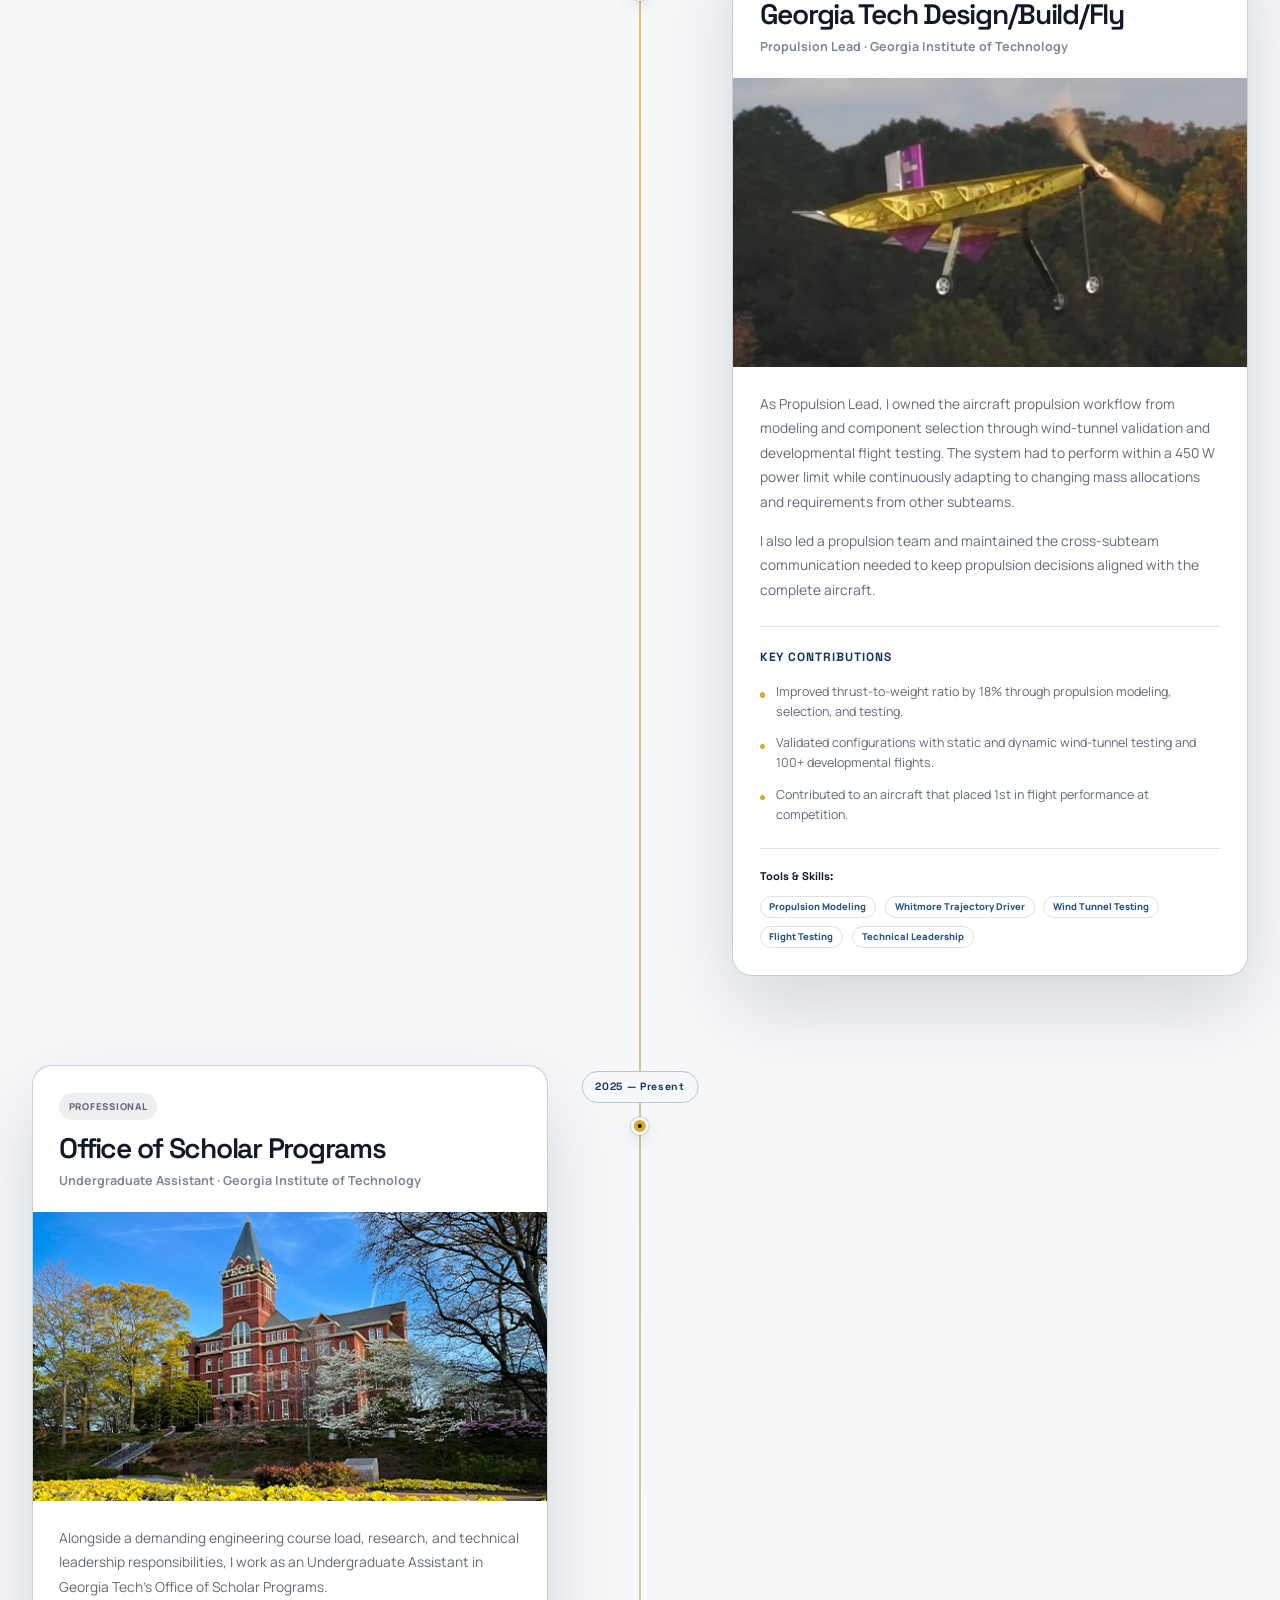
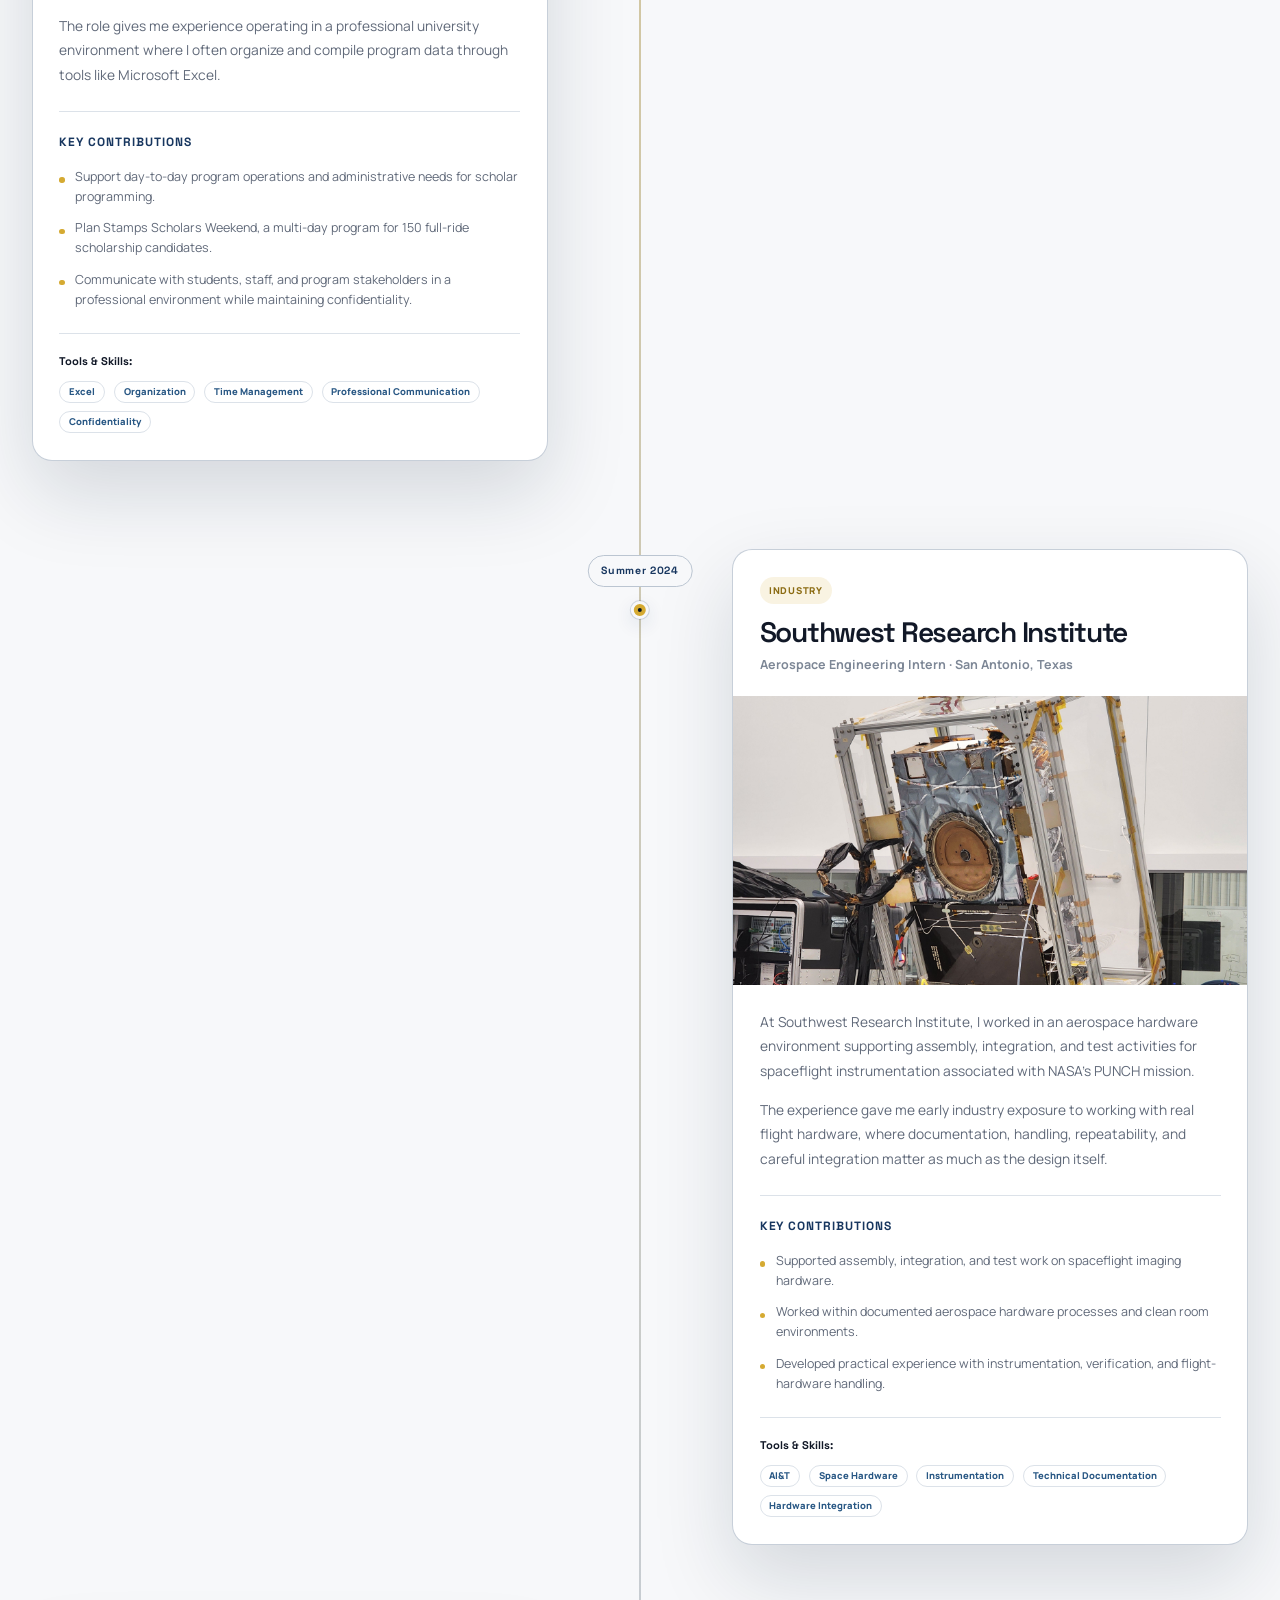
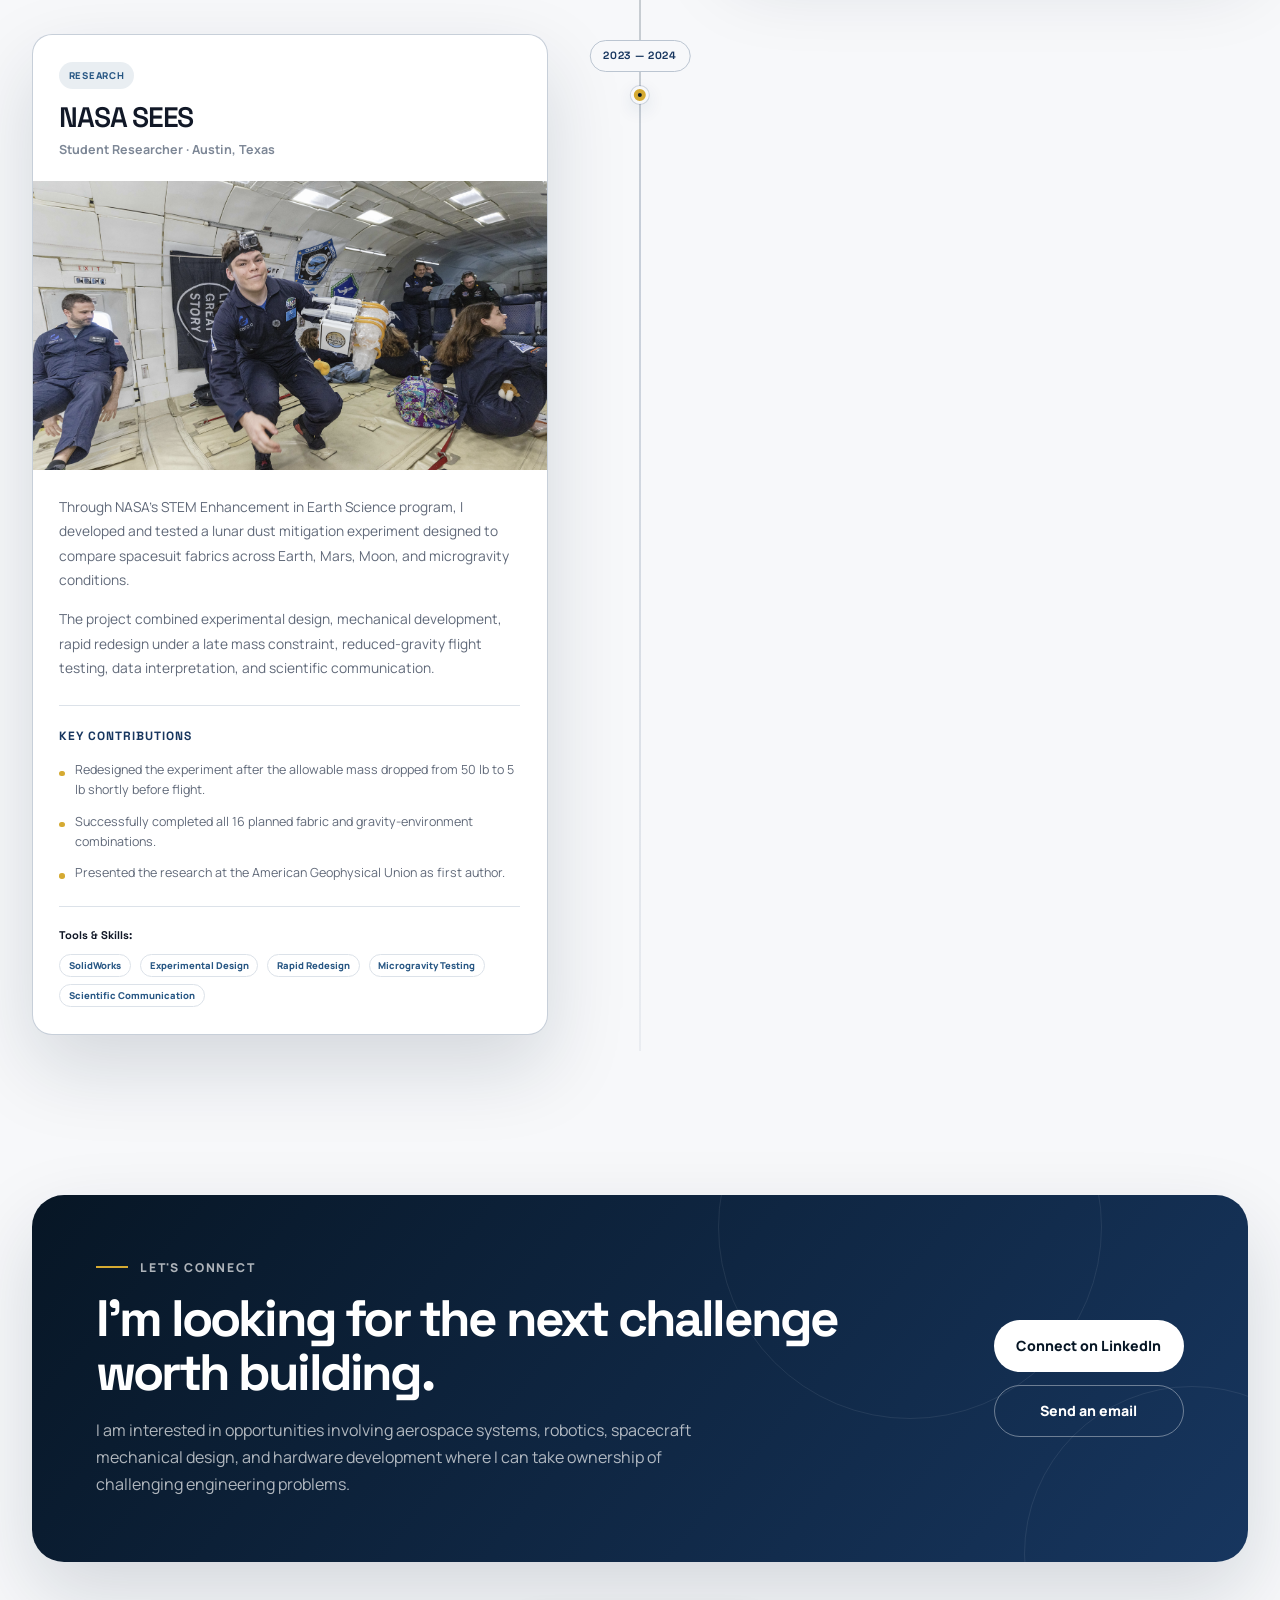
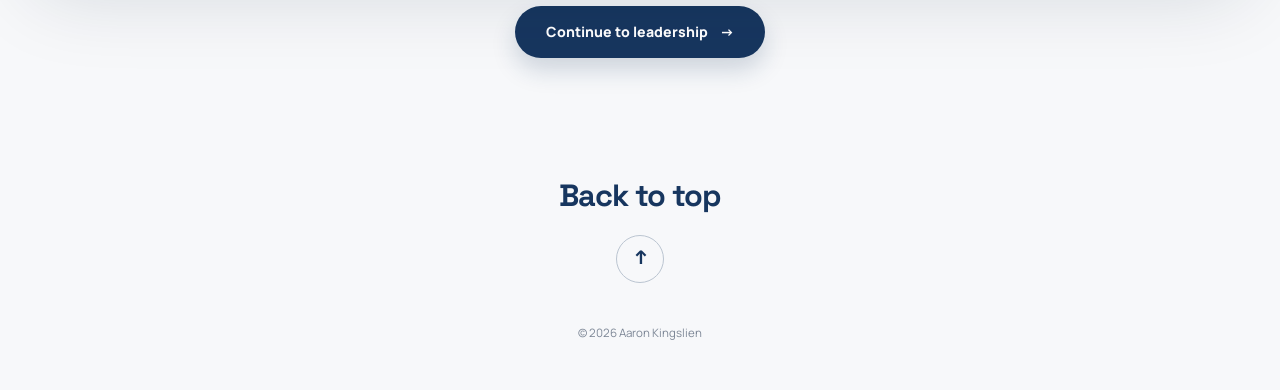
<file: experience/index.html>
<!DOCTYPE html>
<html lang="en">
<head>
    <meta charset="UTF-8">

    <meta
        name="viewport"
        content="width=device-width, initial-scale=1.0"
    >

    <meta
        name="description"
        content="Aaron Kingslien engineering experience across aerospace research, industry, technical leadership, and university work."
    >

    <title>Experience | Aaron Kingslien</title>

    <link rel="preconnect" href="https://fonts.googleapis.com">
    <link rel="preconnect" href="https://fonts.gstatic.com" crossorigin>

    <link
        href="https://fonts.googleapis.com/css2?family=Manrope:wght@400;500;600;700&family=Space+Grotesk:wght@500;600;700&display=swap"
        rel="stylesheet"
    >

    <link rel="stylesheet" href="../style.css">
    <link rel="stylesheet" href="../mediaqueries.css">
    <link rel="stylesheet" href="./experience.css">

    <link rel="icon" type="image/png" href="/assets/favicon.png">

    <link rel="canonical" href="https://aaronkingslien.com/experience/">

    <script src="../script.js" defer></script>
</head>

<body>
    <a class="skip-link" href="#main-content">
        Skip to main content
    </a>

    <header class="site-header" id="site-header">
        <nav class="navbar container" aria-label="Primary navigation">
            <a class="site-logo" href="../" aria-label="Aaron Kingslien home">
                <span class="site-logo__name">Aaron Kingslien</span>
                <span class="site-logo__mark" aria-hidden="true"></span>
            </a>

            <button
                class="menu-toggle"
                type="button"
                aria-label="Open navigation menu"
                aria-expanded="false"
                aria-controls="primary-menu"
            >
                <span></span>
                <span></span>
                <span></span>
            </button>

            <div class="nav-menu" id="primary-menu">
                <ul class="nav-links">
                    <li><a class="nav-link" href="../">Home</a></li>
                    <li><a class="nav-link" href="../portfolio/">Portfolio</a></li>
                    <li>
                        <a
                            class="nav-link active"
                            href="./"
                            aria-current="page"
                        >
                            Experience
                        </a>
                    </li>
                    <li><a class="nav-link" href="../leadership/">Leadership</a></li>
                    <li><a class="nav-link" href="../biking/">Biking</a></li>
                </ul>

                <a
                    class="nav-resume"
                    href="../assets/Aaron_Kingslien_Resume.pdf"
                    target="_blank"
                    rel="noopener noreferrer"
                >
                    Resume
                </a>
            </div>
        </nav>
    </header>

    <main id="main-content">

        <!-- =====================================================
             EXPERIENCE HERO
        ====================================================== -->

        <section class="experience-hero section">
            <div class="experience-hero__background" aria-hidden="true">
                <div class="experience-hero__grid"></div>
                <div class="experience-hero__ring experience-hero__ring--one"></div>
                <div class="experience-hero__ring experience-hero__ring--two"></div>
            </div>

            <div class="container">
                <p class="eyebrow">
                    Timeline of Experience
                </p>

                <p class="experience-hero__summary">
                    Research, industry, technical leadership, and professional
                    experience have each shaped how I approach complex systems,
                    communicate across teams, and carry ideas into working hardware.
                </p>
            </div>
        </section>


        <!-- =====================================================
             EXPERIENCE TIMELINE
        ====================================================== -->

        <section class="timeline-section">
            <div class="container">
                <div class="experience-timeline">


                    <!-- =========================================
                         AEROSPACE ROBOTICS LABORATORY
                    ========================================== -->

                    <article class="timeline-entry timeline-entry--left reveal" id="arl">
                        <div class="timeline-entry__date">
                            <span>2026 — Present</span>
                        </div>

                        <div class="timeline-entry__marker" aria-hidden="true">
                            <span></span>
                        </div>

                        <div class="timeline-card">
                            <header class="timeline-card__header">
                                <span class="experience-type experience-type--research">
                                    Research
                                </span>

                                <h2>
                                    Aerospace Robotics Laboratory
                                </h2>

                                <p class="timeline-card__role">
                                    Undergraduate Researcher · Georgia Institute of Technology
                                </p>
                            </header>

                            <figure class="timeline-card__image-wrap">
                                <img
                                    class="timeline-card__image"
                                    src="../assets/NOVA_Assembling.jpg"
                                    alt="Aaron Kingslien working on aerospace robotics hardware"
                                    loading="lazy"
                                >
                            </figure>

                            <div class="timeline-card__body">
                                <p>
                                    I joined the Aerospace Robotics Laboratory to work on
                                    mechanical systems for robotic aerospace platforms. My
                                    work has ranged from independently redesigning and
                                    integrating a lunar rover chassis and drivetrain to
                                    leading development of AeroLatch, a compact mechanism
                                    for autonomous aerial docking and future mid-air battery
                                    exchange.
                                </p>

                                <p>
                                    The lab has pushed me to treat CAD, manufacturing,
                                    electrical integration, accessibility, testing, and
                                    controls interfaces as parts of one system rather than
                                    isolated design tasks.
                                </p>

                                <div class="timeline-card__contributions">
                                    <h3>Key Contributions</h3>

                                    <ul>
                                        <li>
                                            Redesigned and integrated a 1,000+ component
                                            lunar rover assembly while reducing mass by 20%.
                                        </li>

                                        <li>
                                            Increased rover maximum climbing angle from
                                            23° to 42° through drivetrain and chassis changes.
                                        </li>

                                        <li>
                                            Leading AeroLatch mechanism development from
                                            concept selection through physical prototype testing.
                                        </li>
                                    </ul>
                                </div>

                                <div class="timeline-card__tools">
                                    <strong>Tools &amp; Skills:</strong>
                                    <span>SolidWorks</span>
                                    <span>Design for Manufacturability</span>
                                    <span>Mechanical Assembly</span>
                                    <span>Electrical Integration</span>
                                    <span>Rapid Prototyping</span>
                                </div>
                            </div>
                        </div>
                    </article>


                    <!-- =========================================
                         DESIGN / BUILD / FLY
                    ========================================== -->

                    <article class="timeline-entry timeline-entry--right reveal" id="dbf">
                        <div class="timeline-entry__date">
                            <span>2025 — Present</span>
                        </div>

                        <div class="timeline-entry__marker" aria-hidden="true">
                            <span></span>
                        </div>

                        <div class="timeline-card">
                            <header class="timeline-card__header">
                                <span class="experience-type experience-type--leadership">
                                    Engineering Leadership
                                </span>

                                <h2>
                                    Georgia Tech Design/Build/Fly
                                </h2>

                                <p class="timeline-card__role">
                                    Propulsion Lead · Georgia Institute of Technology
                                </p>
                            </header>

                            <figure class="timeline-card__image-wrap">
                                <img
                                    class="timeline-card__image"
                                    src="../assets/DBF_Balsa_Flight_Test.png"
                                    alt="Georgia Tech Design Build Fly competition aircraft during flight testing"
                                    loading="lazy"
                                >
                            </figure>

                            <div class="timeline-card__body">
                                <p>
                                    As Propulsion Lead, I owned the aircraft propulsion
                                    workflow from modeling and component selection through
                                    wind-tunnel validation and developmental flight testing.
                                    The system had to perform within a 450 W power limit
                                    while continuously adapting to changing mass allocations
                                    and requirements from other subteams.
                                </p>

                                <p>
                                    I also led a propulsion team and maintained the
                                    cross-subteam communication needed to keep propulsion
                                    decisions aligned with the complete aircraft.
                                </p>

                                <div class="timeline-card__contributions">
                                    <h3>Key Contributions</h3>

                                    <ul>
                                        <li>
                                            Improved thrust-to-weight ratio by 18% through
                                            propulsion modeling, selection, and testing.
                                        </li>

                                        <li>
                                            Validated configurations with static and dynamic
                                            wind-tunnel testing and 100+ developmental flights.
                                        </li>

                                        <li>
                                            Contributed to an aircraft that placed 1st in
                                            flight performance at competition.
                                        </li>
                                    </ul>
                                </div>

                                <div class="timeline-card__tools">
                                    <strong>Tools &amp; Skills:</strong>
                                    <span>Propulsion Modeling</span>
                                    <span>Whitmore Trajectory Driver</span>
                                    <span>Wind Tunnel Testing</span>
                                    <span>Flight Testing</span>
                                    <span>Technical Leadership</span>
                                </div>
                            </div>
                        </div>
                    </article>


                    <!-- =========================================
                         OFFICE OF SCHOLAR PROGRAMS
                    ========================================== -->

                    <article class="timeline-entry timeline-entry--left reveal" id="osp">
                        <div class="timeline-entry__date">
                            <span>2025 — Present</span>
                        </div>

                        <div class="timeline-entry__marker" aria-hidden="true">
                            <span></span>
                        </div>

                        <div class="timeline-card">
                            <header class="timeline-card__header">
                                <span class="experience-type experience-type--professional">
                                    Professional
                                </span>

                                <h2>
                                    Office of Scholar Programs
                                </h2>

                                <p class="timeline-card__role">
                                    Undergraduate Assistant · Georgia Institute of Technology
                                </p>
                            </header>

                            <figure class="timeline-card__image-wrap">
                                <img
                                    class="timeline-card__image"
                                    src="../assets/GT_Tech_Tower.jpg"
                                    alt="Georgia Tech Office of Scholar Programs"
                                    loading="lazy"
                                >
                            </figure>

                            <div class="timeline-card__body">
                                <p>
                                    Alongside a demanding engineering course load,
                                    research, and technical leadership responsibilities,
                                    I work as an Undergraduate Assistant in Georgia Tech's
                                    Office of Scholar Programs.
                                </p>

                                <p>
                                    The role gives me experience operating in a professional
                                    university environment where I often organize and compile
                                    program data through tools like Microsoft Excel.
                                </p>

                                <div class="timeline-card__contributions">
                                    <h3>Key Contributions</h3>

                                    <ul>
                                        <li>
                                            Support day-to-day program operations and
                                            administrative needs for scholar programming.
                                        </li>

                                        <li>
                                            Plan Stamps Scholars Weekend, a multi-day program
                                            for 150 full-ride scholarship candidates.
                                        </li>

                                        <li>
                                            Communicate with students, staff, and program
                                            stakeholders in a professional environment
                                            while maintaining confidentiality.
                                        </li>
                                    </ul>
                                </div>

                                <div class="timeline-card__tools">
                                    <strong>Tools &amp; Skills:</strong>
                                    <span>Excel</span>
                                    <span>Organization</span>
                                    <span>Time Management</span>
                                    <span>Professional Communication</span>
                                    <span>Confidentiality</span>
                                </div>
                            </div>
                        </div>
                    </article>


                    <!-- =========================================
                         SOUTHWEST RESEARCH INSTITUTE
                    ========================================== -->

                    <article class="timeline-entry timeline-entry--right reveal" id="swri">
                        <div class="timeline-entry__date">
                            <span>Summer 2024</span>
                        </div>

                        <div class="timeline-entry__marker" aria-hidden="true">
                            <span></span>
                        </div>

                        <div class="timeline-card">
                            <header class="timeline-card__header">
                                <span class="experience-type experience-type--industry">
                                    Industry
                                </span>

                                <h2>
                                    Southwest Research Institute
                                </h2>

                                <p class="timeline-card__role">
                                    Aerospace Engineering Intern · San Antonio, Texas
                                </p>
                            </header>

                            <figure class="timeline-card__image-wrap">
                                <img
                                    class="timeline-card__image"
                                    src="../assets/PUNCH_Testing.jpg"
                                    alt="Southwest Research Institute aerospace engineering internship"
                                    loading="lazy"
                                >
                            </figure>

                            <div class="timeline-card__body">
                                <p>
                                    At Southwest Research Institute, I worked in an
                                    aerospace hardware environment supporting assembly,
                                    integration, and test activities for spaceflight
                                    instrumentation associated with NASA's PUNCH mission.
                                </p>

                                <p>
                                    The experience gave me early industry exposure to
                                    working with real flight hardware, where
                                    documentation, handling, repeatability, and careful
                                    integration matter as much as the design itself.
                                </p>

                                <div class="timeline-card__contributions">
                                    <h3>Key Contributions</h3>

                                    <ul>
                                        <li>
                                            Supported assembly, integration, and test work
                                            on spaceflight imaging hardware.
                                        </li>

                                        <li>
                                            Worked within documented aerospace hardware
                                            processes and clean room environments.
                                        </li>

                                        <li>
                                            Developed practical experience with instrumentation,
                                            verification, and flight-hardware handling.
                                        </li>
                                    </ul>
                                </div>

                                <div class="timeline-card__tools">
                                    <strong>Tools &amp; Skills:</strong>
                                    <span>AI&T</span>
                                    <span>Space Hardware</span>
                                    <span>Instrumentation</span>
                                    <span>Technical Documentation</span>
                                    <span>Hardware Integration</span>
                                </div>
                            </div>
                        </div>
                    </article>


                    <!-- =========================================
                         NASA SEES
                    ========================================== -->

                    <article class="timeline-entry timeline-entry--left reveal" id="nasa-sees">
                        <div class="timeline-entry__date">
                            <span>2023 — 2024</span>
                        </div>

                        <div class="timeline-entry__marker" aria-hidden="true">
                            <span></span>
                        </div>

                        <div class="timeline-card">
                            <header class="timeline-card__header">
                                <span class="experience-type experience-type--research">
                                    Research
                                </span>

                                <h2>
                                    NASA SEES
                                </h2>

                                <p class="timeline-card__role">
                                    Student Researcher · Austin, Texas
                                </p>
                            </header>

                            <figure class="timeline-card__image-wrap">
                                <img
                                    class="timeline-card__image"
                                    src="../assets/Zero-G_Flight_Test.png"
                                    alt="NASA student research during a reduced-gravity flight campaign"
                                    loading="lazy"
                                >
                            </figure>

                            <div class="timeline-card__body">
                                <p>
                                    Through NASA's STEM Enhancement in Earth Science
                                    program, I developed and tested a lunar dust mitigation
                                    experiment designed to compare spacesuit fabrics across
                                    Earth, Mars, Moon, and microgravity conditions.
                                </p>

                                <p>
                                    The project combined experimental design, mechanical
                                    development, rapid redesign under a late mass constraint,
                                    reduced-gravity flight testing, data interpretation, and
                                    scientific communication.
                                </p>

                                <div class="timeline-card__contributions">
                                    <h3>Key Contributions</h3>

                                    <ul>
                                        <li>
                                            Redesigned the experiment after the allowable
                                            mass dropped from 50 lb to 5 lb shortly before flight.
                                        </li>

                                        <li>
                                            Successfully completed all 16 planned fabric
                                            and gravity-environment combinations.
                                        </li>

                                        <li>
                                            Presented the research at the American Geophysical
                                            Union as first author.
                                        </li>
                                    </ul>
                                </div>

                                <div class="timeline-card__tools">
                                    <strong>Tools &amp; Skills:</strong>
                                    <span>SolidWorks</span>
                                    <span>Experimental Design</span>
                                    <span>Rapid Redesign</span>
                                    <span>Microgravity Testing</span>
                                    <span>Scientific Communication</span>
                                </div>
                            </div>
                        </div>
                    </article>

                </div>
            </div>
        </section>


        <!-- =====================================================
             WHAT'S NEXT
        ====================================================== -->

        <section class="experience-next section">
            <div class="container">

                <div class="experience-next__card">
                    <div class="experience-next__content">
                        <p class="eyebrow">
                            Let's Connect
                        </p>

                        <h2>
                            I'm looking for the next challenge worth building.
                        </h2>

                        <p>
                            I am interested in opportunities involving aerospace
                            systems, robotics, spacecraft mechanical design, and
                            hardware development where I can take ownership of
                            challenging engineering problems.
                        </p>
                    </div>

                    <div class="experience-next__actions">
                        <a
                            class="button button--light"
                            href="https://www.linkedin.com/in/aaron-kingslien/"
                            target="_blank"
                            rel="noopener noreferrer"
                        >
                            Connect on LinkedIn
                        </a>

                        <a
                            class="button button--outline-light"
                            href="mailto:akingslien3@gatech.edu"
                        >
                            Send an email
                        </a>
                    </div>
                </div>

                <div class="experience-continue">
                    <a
                        class="button button--primary"
                        href="../leadership/"
                    >
                        Continue to leadership
                        <span aria-hidden="true">→</span>
                    </a>
                </div>

            </div>
        </section>

    </main>


    <!-- =====================================================
         FOOTER
    ====================================================== -->

    <footer class="minimal-footer">
        <div class="container">
            <a class="back-to-top" href="#main-content">
                <span>Back to top</span>
                <span class="back-to-top__arrow" aria-hidden="true">↑</span>
            </a>

            <p class="minimal-footer__copyright">
                © <span id="current-year">2026</span> Aaron Kingslien
            </p>
        </div>
    </footer>
</body>
</html>
</file>
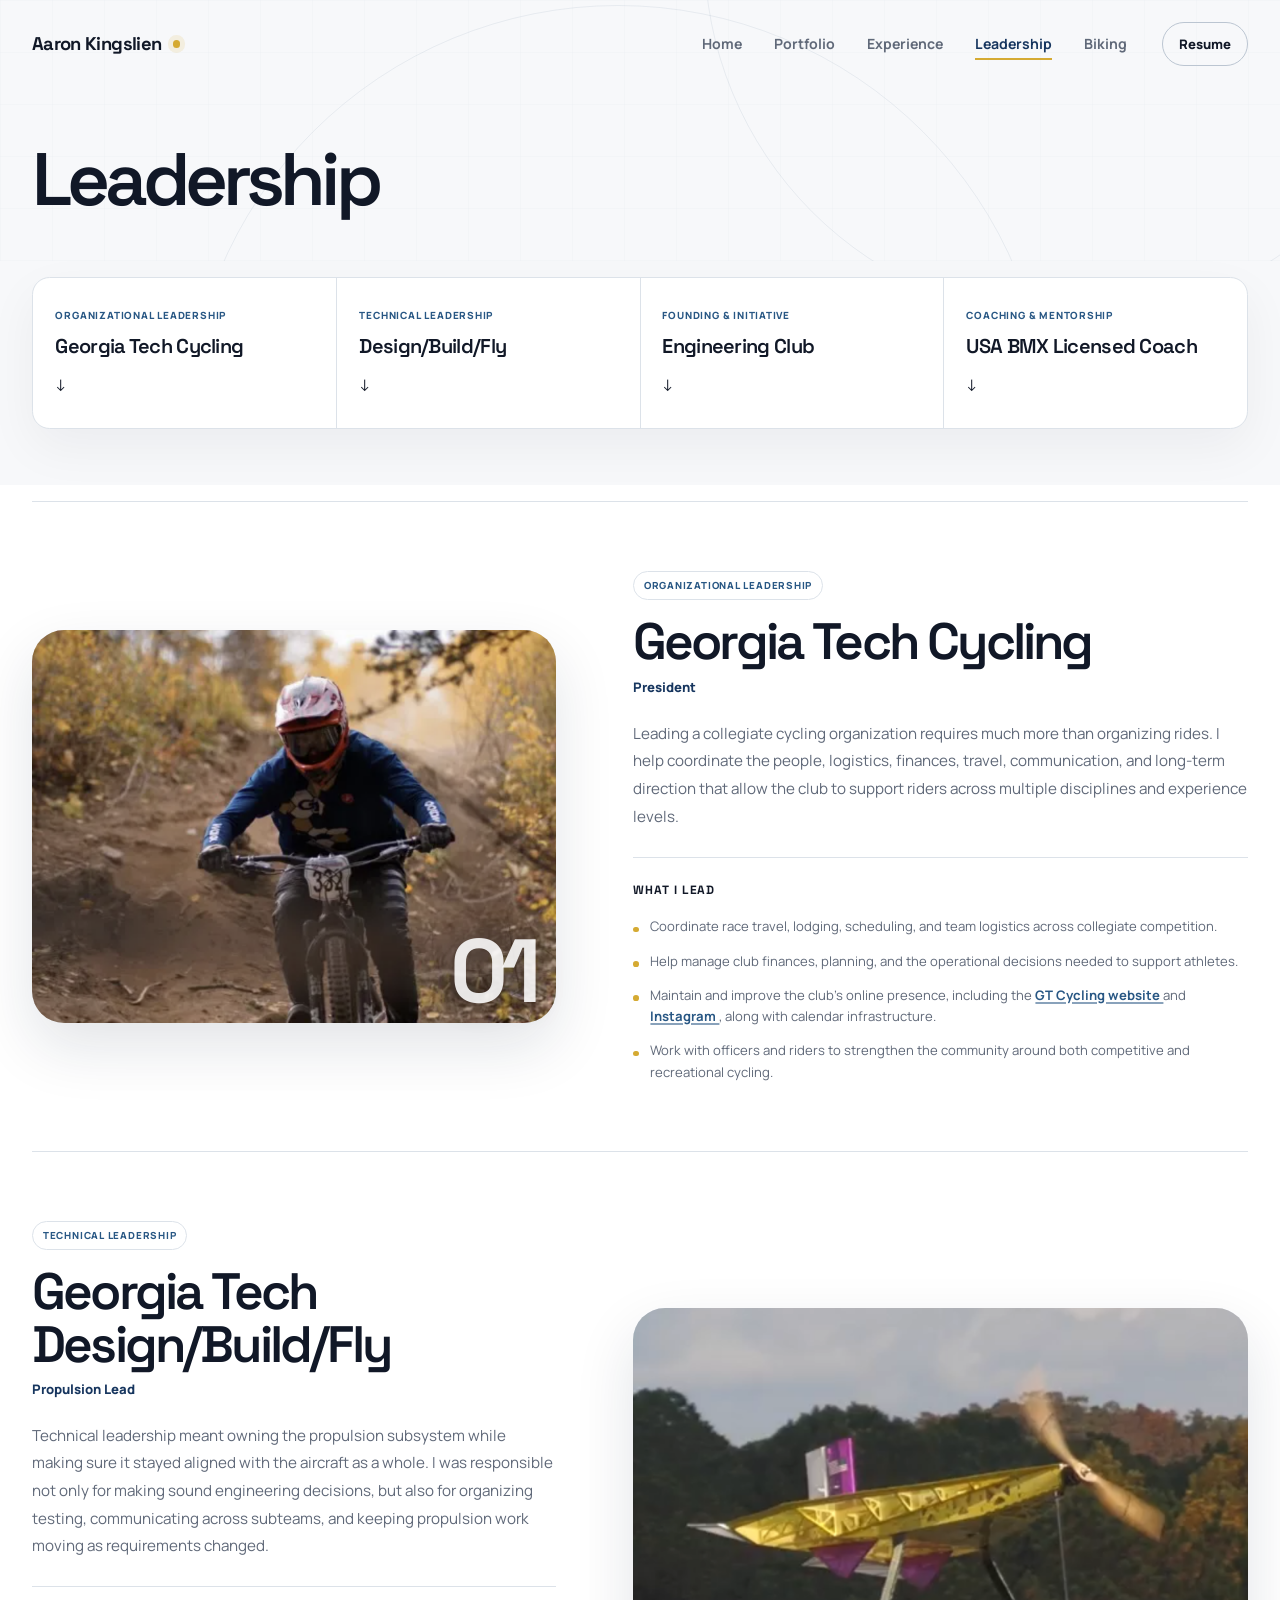
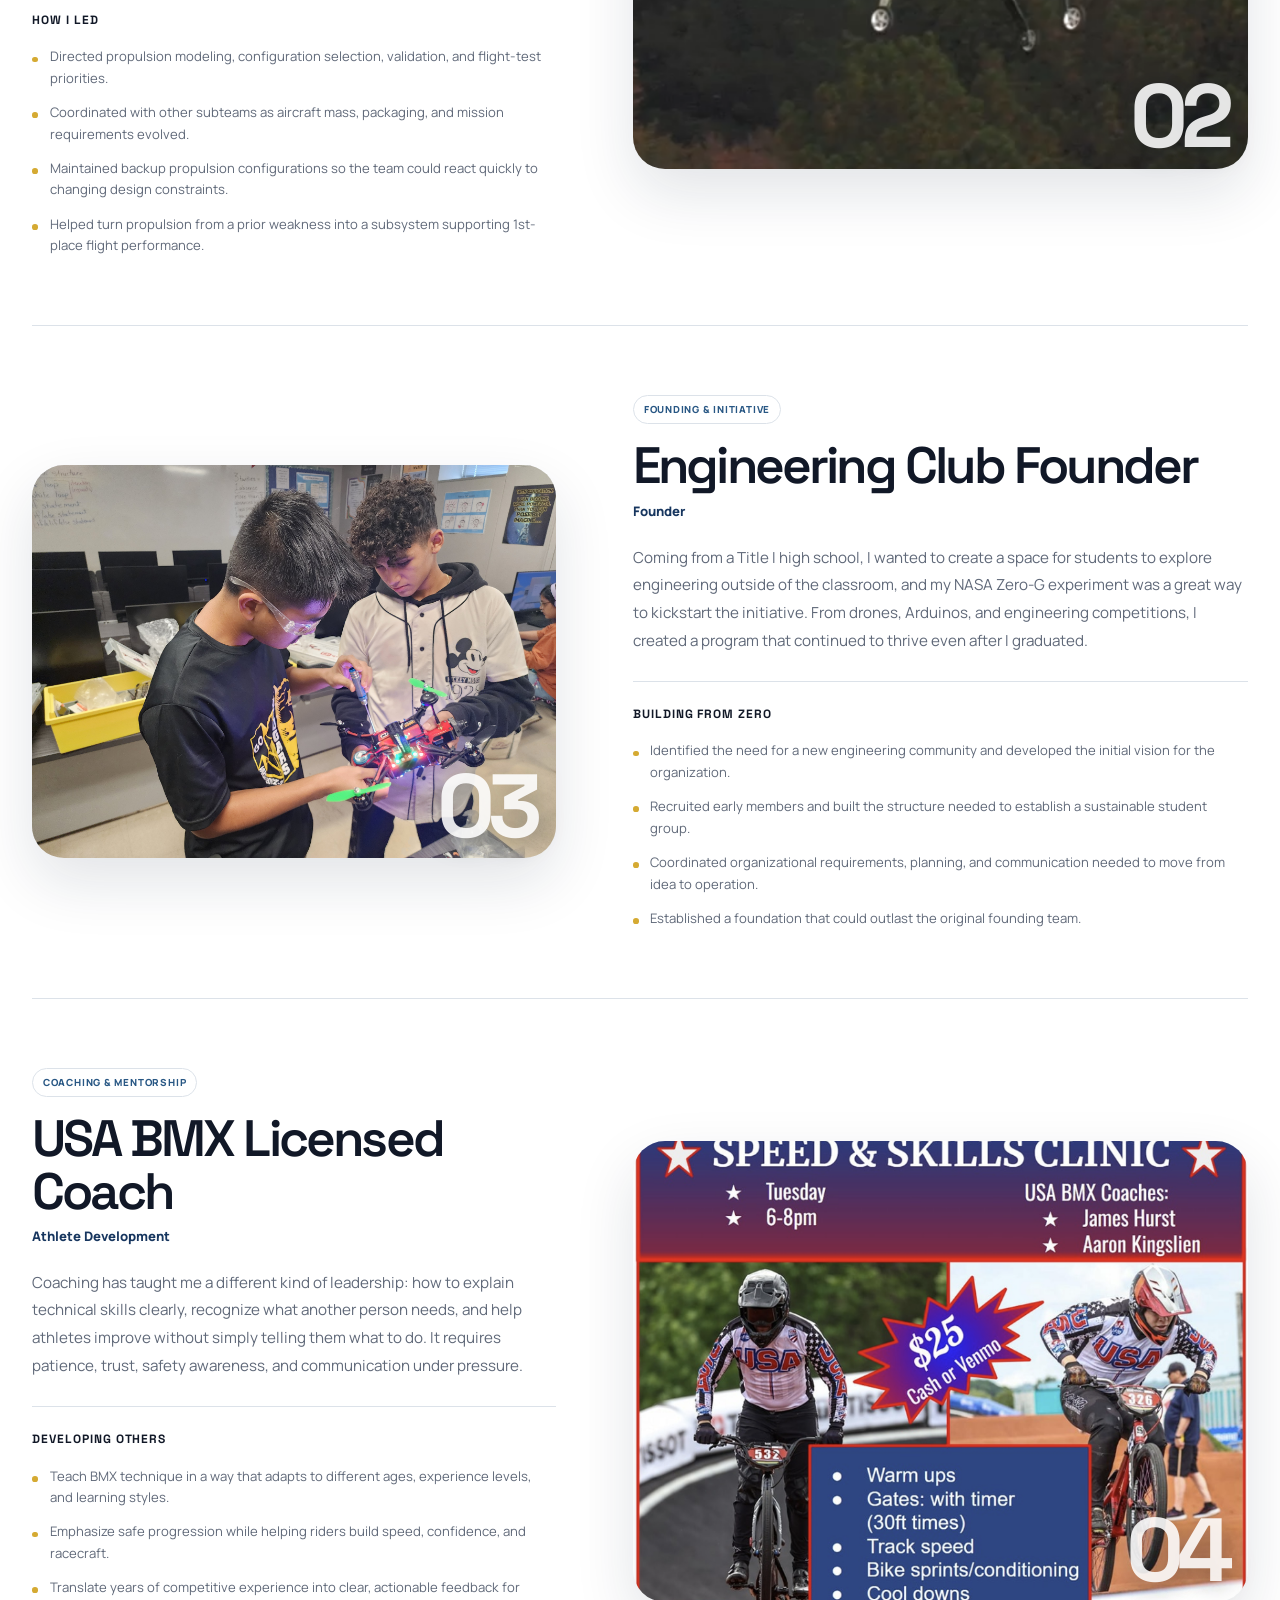
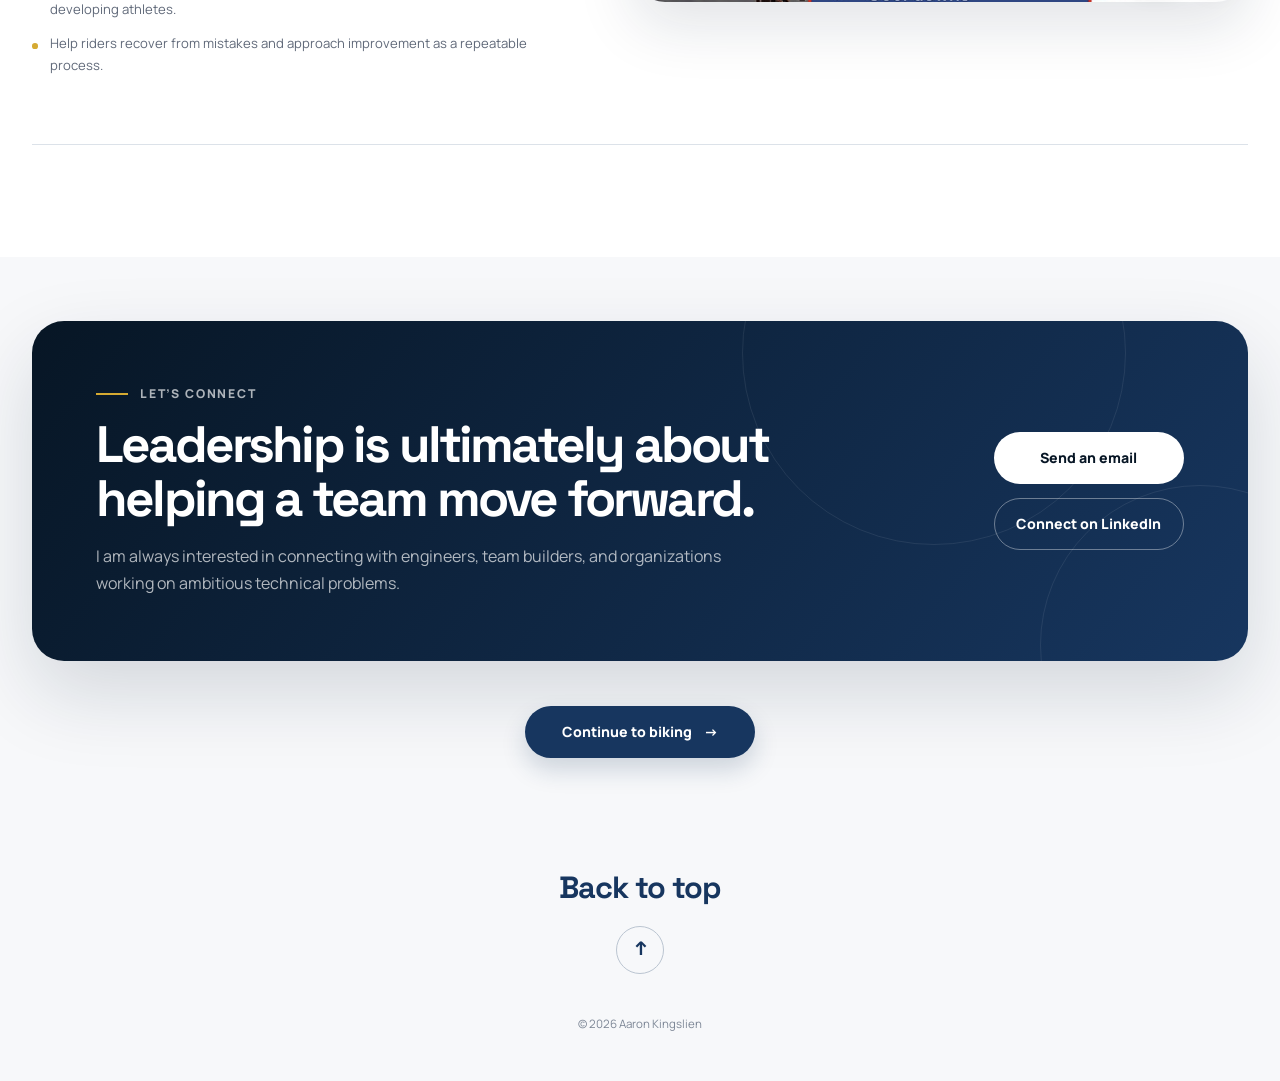
<file: leadership/index.html>
<!DOCTYPE html>
<html lang="en">
<head>
    <meta charset="UTF-8">

    <meta
        name="viewport"
        content="width=device-width, initial-scale=1.0"
    >

    <meta
        name="description"
        content="Aaron Kingslien leadership across Georgia Tech Cycling, aerospace engineering teams, student organizations, and USA BMX coaching."
    >

    <title>Leadership | Aaron Kingslien</title>

    <link rel="preconnect" href="https://fonts.googleapis.com">
    <link rel="preconnect" href="https://fonts.gstatic.com" crossorigin>

    <link
        href="https://fonts.googleapis.com/css2?family=Manrope:wght@400;500;600;700&family=Space+Grotesk:wght@500;600;700&display=swap"
        rel="stylesheet"
    >

    <link rel="stylesheet" href="../style.css">
    <link rel="stylesheet" href="../mediaqueries.css">
    <link rel="stylesheet" href="./leadership.css">

    <link rel="icon" type="image/png" href="/assets/favicon.png">

    <link rel="canonical" href="https://aaronkingslien.com/leadership/">

    <script src="../script.js" defer></script>
</head>

<body>
    <a class="skip-link" href="#main-content">
        Skip to main content
    </a>

    <header class="site-header" id="site-header">
        <nav class="navbar container" aria-label="Primary navigation">
            <a class="site-logo" href="../" aria-label="Aaron Kingslien home">
                <span class="site-logo__name">Aaron Kingslien</span>
                <span class="site-logo__mark" aria-hidden="true"></span>
            </a>

            <button
                class="menu-toggle"
                type="button"
                aria-label="Open navigation menu"
                aria-expanded="false"
                aria-controls="primary-menu"
            >
                <span></span>
                <span></span>
                <span></span>
            </button>

            <div class="nav-menu" id="primary-menu">
                <ul class="nav-links">
                    <li><a class="nav-link" href="../">Home</a></li>
                    <li><a class="nav-link" href="../portfolio/">Portfolio</a></li>
                    <li><a class="nav-link" href="../experience/">Experience</a></li>
                    <li>
                        <a
                            class="nav-link active"
                            href="./"
                            aria-current="page"
                        >
                            Leadership
                        </a>
                    </li>
                    <li><a class="nav-link" href="../biking/">Biking</a></li>
                </ul>

                <a
                    class="nav-resume"
                    href="../assets/Aaron_Kingslien_Resume.pdf"
                    target="_blank"
                    rel="noopener noreferrer"
                >
                    Resume
                </a>
            </div>
        </nav>
    </header>

    <main id="main-content">

        <!-- =====================================================
             PAGE INTRODUCTION
        ====================================================== -->

        <section class="leadership-intro">
            <div class="leadership-intro__background" aria-hidden="true">
                <div class="leadership-intro__grid"></div>
                <div class="leadership-intro__ring leadership-intro__ring--one"></div>
                <div class="leadership-intro__ring leadership-intro__ring--two"></div>
            </div>

            <div class="container">
                <h1 class="leadership-intro__title reveal">
                    Leadership
                </h1>
            </div>
        </section>


        <!-- =====================================================
             LEADERSHIP NAVIGATION
        ====================================================== -->

        <section class="leadership-navigation">
            <div class="container">
                <nav
                    class="leadership-navigation__grid"
                    aria-label="Leadership experience navigation"
                >
                    <a
                        class="leadership-navigation__item reveal"
                        href="#gt-cycling"
                    >
                        <span class="leadership-navigation__category">
                            Organizational Leadership
                        </span>

                        <h2>
                            Georgia Tech Cycling
                        </h2>

                        <span class="leadership-navigation__arrow" aria-hidden="true">↓</span>
                    </a>

                    <a
                        class="leadership-navigation__item reveal"
                        href="#dbf-leadership"
                    >
                        <span class="leadership-navigation__category">
                            Technical Leadership
                        </span>

                        <h2>
                            Design/Build/Fly
                        </h2>

                        <span class="leadership-navigation__arrow" aria-hidden="true">↓</span>
                    </a>

                    <a
                        class="leadership-navigation__item reveal"
                        href="#engineering-club"
                    >
                        <span class="leadership-navigation__category">
                            Founding &amp; Initiative
                        </span>

                        <h2>
                            Engineering Club
                        </h2>

                        <span class="leadership-navigation__arrow" aria-hidden="true">↓</span>
                    </a>

                    <a
                        class="leadership-navigation__item reveal"
                        href="#bmx-coach"
                    >
                        <span class="leadership-navigation__category">
                            Coaching &amp; Mentorship
                        </span>

                        <h2>
                            USA BMX Licensed Coach
                        </h2>

                        <span class="leadership-navigation__arrow" aria-hidden="true">↓</span>
                    </a>
                </nav>
            </div>
        </section>


        <!-- =====================================================
             FEATURED LEADERSHIP
        ====================================================== -->

        <section class="leadership-featured section">
            <div class="container">

                <!-- =================================================
                     01 — GEORGIA TECH CYCLING
                ================================================== -->

                <article class="leadership-story leadership-story--image-left reveal" id="gt-cycling">
                    <div class="leadership-story__visual">
                        <figure class="leadership-story__image-wrap">
                            <img
                                class="leadership-story__image"
                                src="../assets/GT_Cycling.png"
                                alt="Georgia Tech Cycling leadership"
                                loading="lazy"
                            >
                        </figure>

                        <div class="leadership-story__number" aria-hidden="true">
                            01
                        </div>
                    </div>

                    <div class="leadership-story__content">
                        <span class="leadership-type">
                            Organizational Leadership
                        </span>

                        <h2>
                            Georgia Tech Cycling
                        </h2>

                        <p class="leadership-story__role">
                            President
                        </p>

                        <p class="leadership-story__summary">
                            Leading a collegiate cycling organization requires much
                            more than organizing rides. I help coordinate the people,
                            logistics, finances, travel, communication, and long-term
                            direction that allow the club to support riders across
                            multiple disciplines and experience levels.
                        </p>

                        <div class="leadership-story__impact">
                            <h3>
                                What I lead
                            </h3>

                            <ul>
                                <li>
                                    Coordinate race travel, lodging, scheduling, and
                                    team logistics across collegiate competition.
                                </li>

                                <li>
                                    Help manage club finances, planning, and the
                                    operational decisions needed to support athletes.
                                </li>

                                <li>
                                    Maintain and improve the club's online presence, including the
                                        <a
                                            href="https://gtcycling.com"
                                            target="_blank"
                                            rel="noopener noreferrer"
                                        >
                                            GT Cycling website
                                        </a>
                                            and
                                        <a
                                            href="https://www.instagram.com/gtcycling/"
                                            target="_blank"
                                            rel="noopener noreferrer"
                                        >
                                            Instagram
                                        </a>,
                                            along with calendar infrastructure.
                                        </li>

                                <li>
                                    Work with officers and riders to strengthen the
                                    community around both competitive and recreational cycling.
                                </li>
                            </ul>
                        </div>
                    </div>
                </article>


                <!-- =================================================
                     02 — DESIGN / BUILD / FLY
                ================================================== -->

                <article class="leadership-story leadership-story--image-right reveal" id="dbf-leadership">
                    <div class="leadership-story__visual">
                        <figure class="leadership-story__image-wrap">
                            <!-- REPLACE IMAGE: DBF team photo, propulsion testing, or competition photo emphasizing teamwork. -->
                            <img
                                class="leadership-story__image"
                                src="../assets/DBF_Balsa_Flight_Test.png"
                                alt="Georgia Tech Design Build Fly technical leadership"
                                loading="lazy"
                            >
                        </figure>

                        <div class="leadership-story__number" aria-hidden="true">
                            02
                        </div>
                    </div>

                    <div class="leadership-story__content">
                        <span class="leadership-type">
                            Technical Leadership
                        </span>

                        <h2>
                            Georgia Tech Design/Build/Fly
                        </h2>

                        <p class="leadership-story__role">
                            Propulsion Lead
                        </p>

                        <p class="leadership-story__summary">
                            Technical leadership meant owning the propulsion
                            subsystem while making sure it stayed aligned with
                            the aircraft as a whole. I was responsible not only
                            for making sound engineering decisions, but also for
                            organizing testing, communicating across subteams,
                            and keeping propulsion work moving as requirements changed.
                        </p>

                        <div class="leadership-story__impact">
                            <h3>
                                How I led
                            </h3>

                            <ul>
                                <li>
                                    Directed propulsion modeling, configuration
                                    selection, validation, and flight-test priorities.
                                </li>

                                <li>
                                    Coordinated with other subteams as aircraft mass,
                                    packaging, and mission requirements evolved.
                                </li>

                                <li>
                                    Maintained backup propulsion configurations so the
                                    team could react quickly to changing design constraints.
                                </li>

                                <li>
                                    Helped turn propulsion from a prior weakness into
                                    a subsystem supporting 1st-place flight performance.
                                </li>
                            </ul>
                        </div>
                    </div>
                </article>


                <!-- =================================================
                     03 — ENGINEERING CLUB FOUNDER
                ================================================== -->

                <article class="leadership-story leadership-story--image-left reveal" id="engineering-club">
                    <div class="leadership-story__visual">
                        <figure class="leadership-story__image-wrap">
                            <img
                                class="leadership-story__image"
                                src="../assets/Engineering_Club.jpg"
                                alt="Engineering Club founding and leadership"
                                loading="lazy"
                            >
                        </figure>

                        <div class="leadership-story__number" aria-hidden="true">
                            03
                        </div>
                    </div>

                    <div class="leadership-story__content">
                        <span class="leadership-type">
                            Founding &amp; Initiative
                        </span>

                        <h2>
                            Engineering Club Founder
                        </h2>

                        <p class="leadership-story__role">
                            Founder
                        </p>

                        <p class="leadership-story__summary">
                            Coming from a Title I high school, I wanted to create
                            a space for students to explore engineering outside of 
                            the classroom, and my NASA Zero-G experiment was a great
                            way to kickstart the initiative. From drones, Arduinos,
                            and engineering competitions, I created a program that
                            continued to thrive even after I graduated.
                        </p>

                        <div class="leadership-story__impact">
                            <h3>
                                Building from zero
                            </h3>

                            <ul>
                                <li>
                                    Identified the need for a new engineering community
                                    and developed the initial vision for the organization.
                                </li>

                                <li>
                                    Recruited early members and built the structure
                                    needed to establish a sustainable student group.
                                </li>

                                <li>
                                    Coordinated organizational requirements, planning,
                                    and communication needed to move from idea to operation.
                                </li>

                                <li>
                                    Established a foundation that could outlast the
                                    original founding team.
                                </li>
                            </ul>
                        </div>
                    </div>
                </article>


                <!-- =================================================
                     04 — USA BMX COACH
                ================================================== -->

                <article class="leadership-story leadership-story--image-right reveal" id="bmx-coach">
                    <div class="leadership-story__visual">
                        <figure class="leadership-story__image-wrap">
                            <img
                                class="leadership-story__image"
                                src="../assets/Coaching.png"
                                alt="Aaron Kingslien coaching BMX riders"
                                loading="lazy"
                            >
                        </figure>

                        <div class="leadership-story__number" aria-hidden="true">
                            04
                        </div>
                    </div>

                    <div class="leadership-story__content">
                        <span class="leadership-type">
                            Coaching &amp; Mentorship
                        </span>

                        <h2>
                            USA BMX Licensed Coach
                        </h2>

                        <p class="leadership-story__role">
                            Athlete Development
                        </p>

                        <p class="leadership-story__summary">
                            Coaching has taught me a different kind of leadership:
                            how to explain technical skills clearly, recognize what
                            another person needs, and help athletes improve without
                            simply telling them what to do. It requires patience,
                            trust, safety awareness, and communication under pressure.
                        </p>

                        <div class="leadership-story__impact">
                            <h3>
                                Developing others
                            </h3>

                            <ul>
                                <li>
                                    Teach BMX technique in a way that adapts to
                                    different ages, experience levels, and learning styles.
                                </li>

                                <li>
                                    Emphasize safe progression while helping riders
                                    build speed, confidence, and racecraft.
                                </li>

                                <li>
                                    Translate years of competitive experience into
                                    clear, actionable feedback for developing athletes.
                                </li>

                                <li>
                                    Help riders recover from mistakes and approach
                                    improvement as a repeatable process.
                                </li>
                            </ul>
                        </div>
                    </div>
                </article>

            </div>
        </section>

        <!-- =====================================================
             CONNECT
        ====================================================== -->

        <section class="leadership-connect section">
            <div class="container">
                <div class="contact-card reveal">
                    <div class="contact-card__content">
                        <p class="eyebrow">
                            Let’s connect
                        </p>

                        <h2>
                            Leadership is ultimately about helping a team move forward.
                        </h2>

                        <p>
                            I am always interested in connecting with engineers,
                            team builders, and organizations working on ambitious
                            technical problems.
                        </p>
                    </div>

                    <div class="contact-card__actions">
                        <a
                            class="button button--light"
                            href="mailto:akingslien3@gatech.edu"
                        >
                            Send an email
                        </a>

                        <a
                            class="button button--outline-light"
                            href="https://www.linkedin.com/in/aaron-kingslien/"
                            target="_blank"
                            rel="noopener noreferrer"
                        >
                            Connect on LinkedIn
                        </a>
                    </div>
                </div>

                <div class="leadership-continue reveal">
                    <a
                        class="button button--primary"
                        href="../biking/"
                    >
                        Continue to biking
                        <span aria-hidden="true">→</span>
                    </a>
                </div>
            </div>
        </section>

    </main>


    <!-- =====================================================
         FOOTER
    ====================================================== -->

    <footer class="minimal-footer">
        <div class="container">
            <a class="back-to-top" href="#main-content">
                <span>Back to top</span>
                <span class="back-to-top__arrow" aria-hidden="true">↑</span>
            </a>

            <p class="minimal-footer__copyright">
                © <span id="current-year">2026</span> Aaron Kingslien
            </p>
        </div>
    </footer>
</body>
</html>
</file>
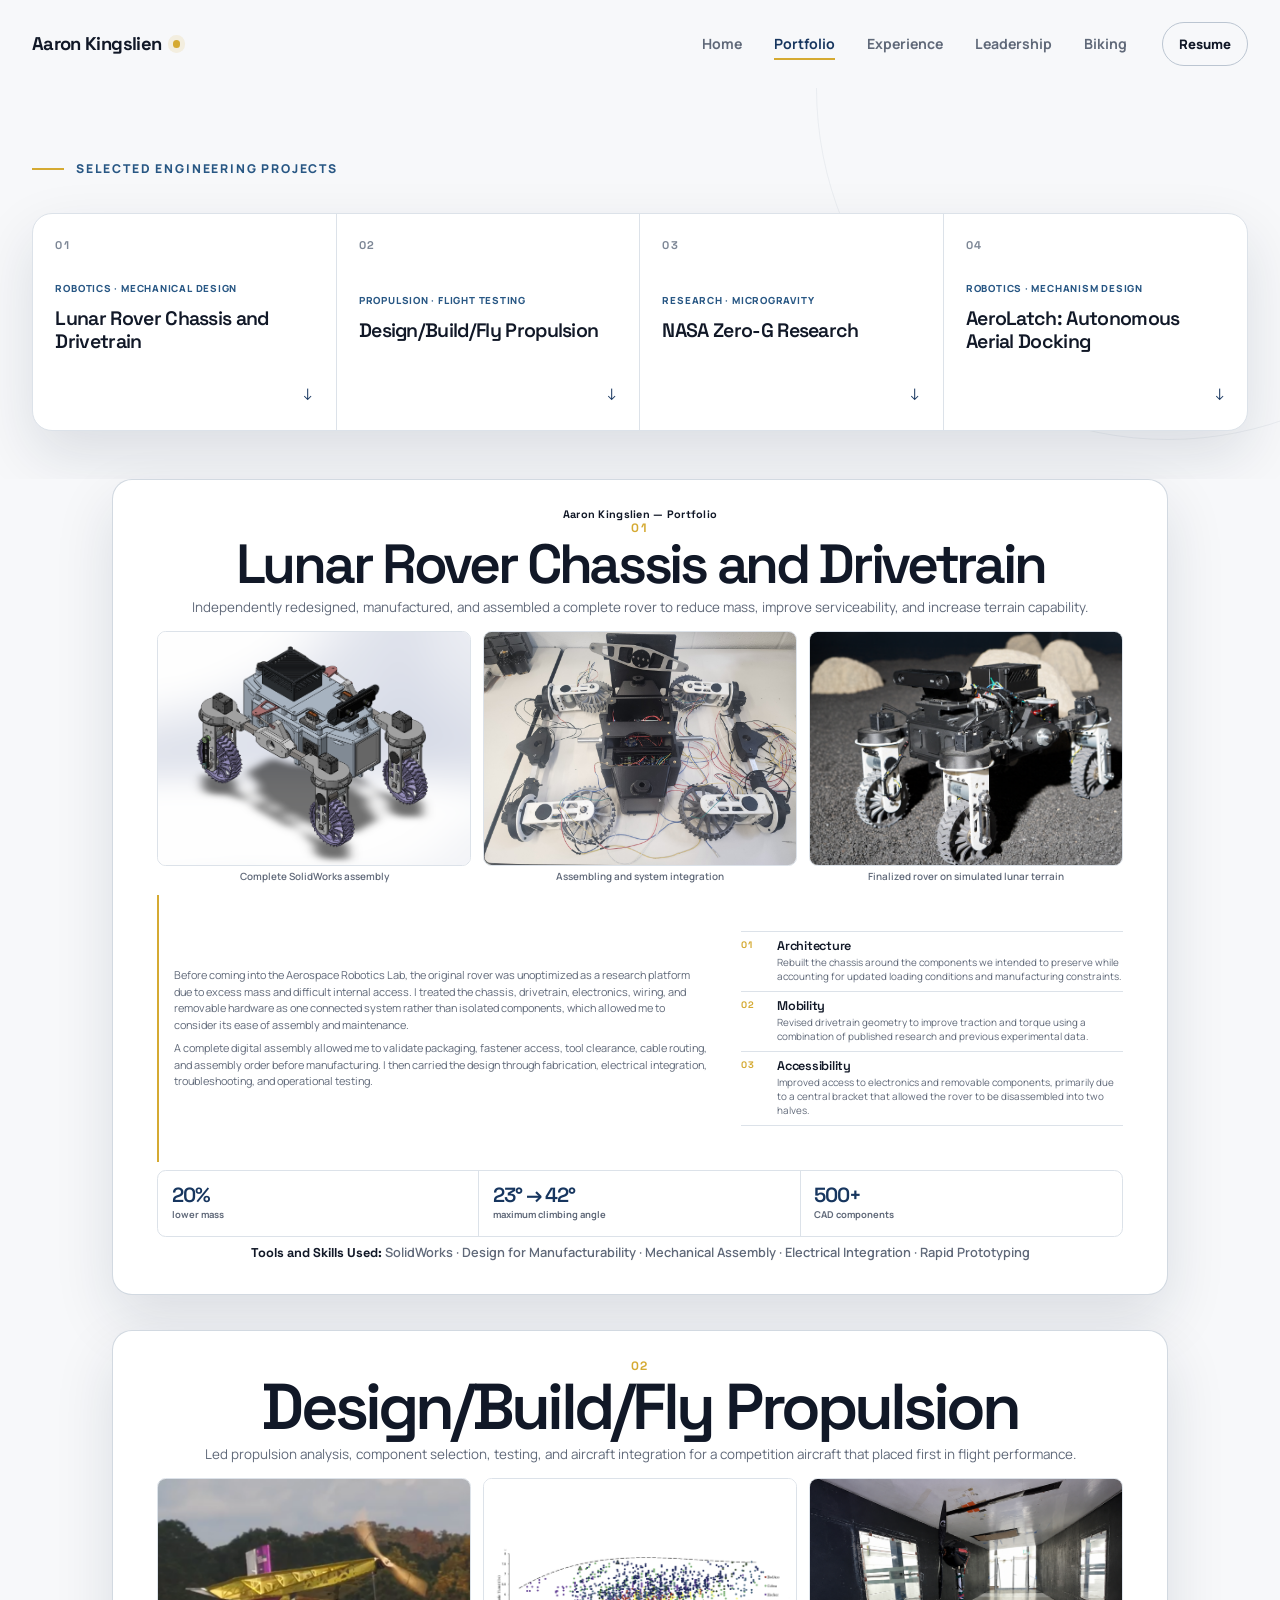
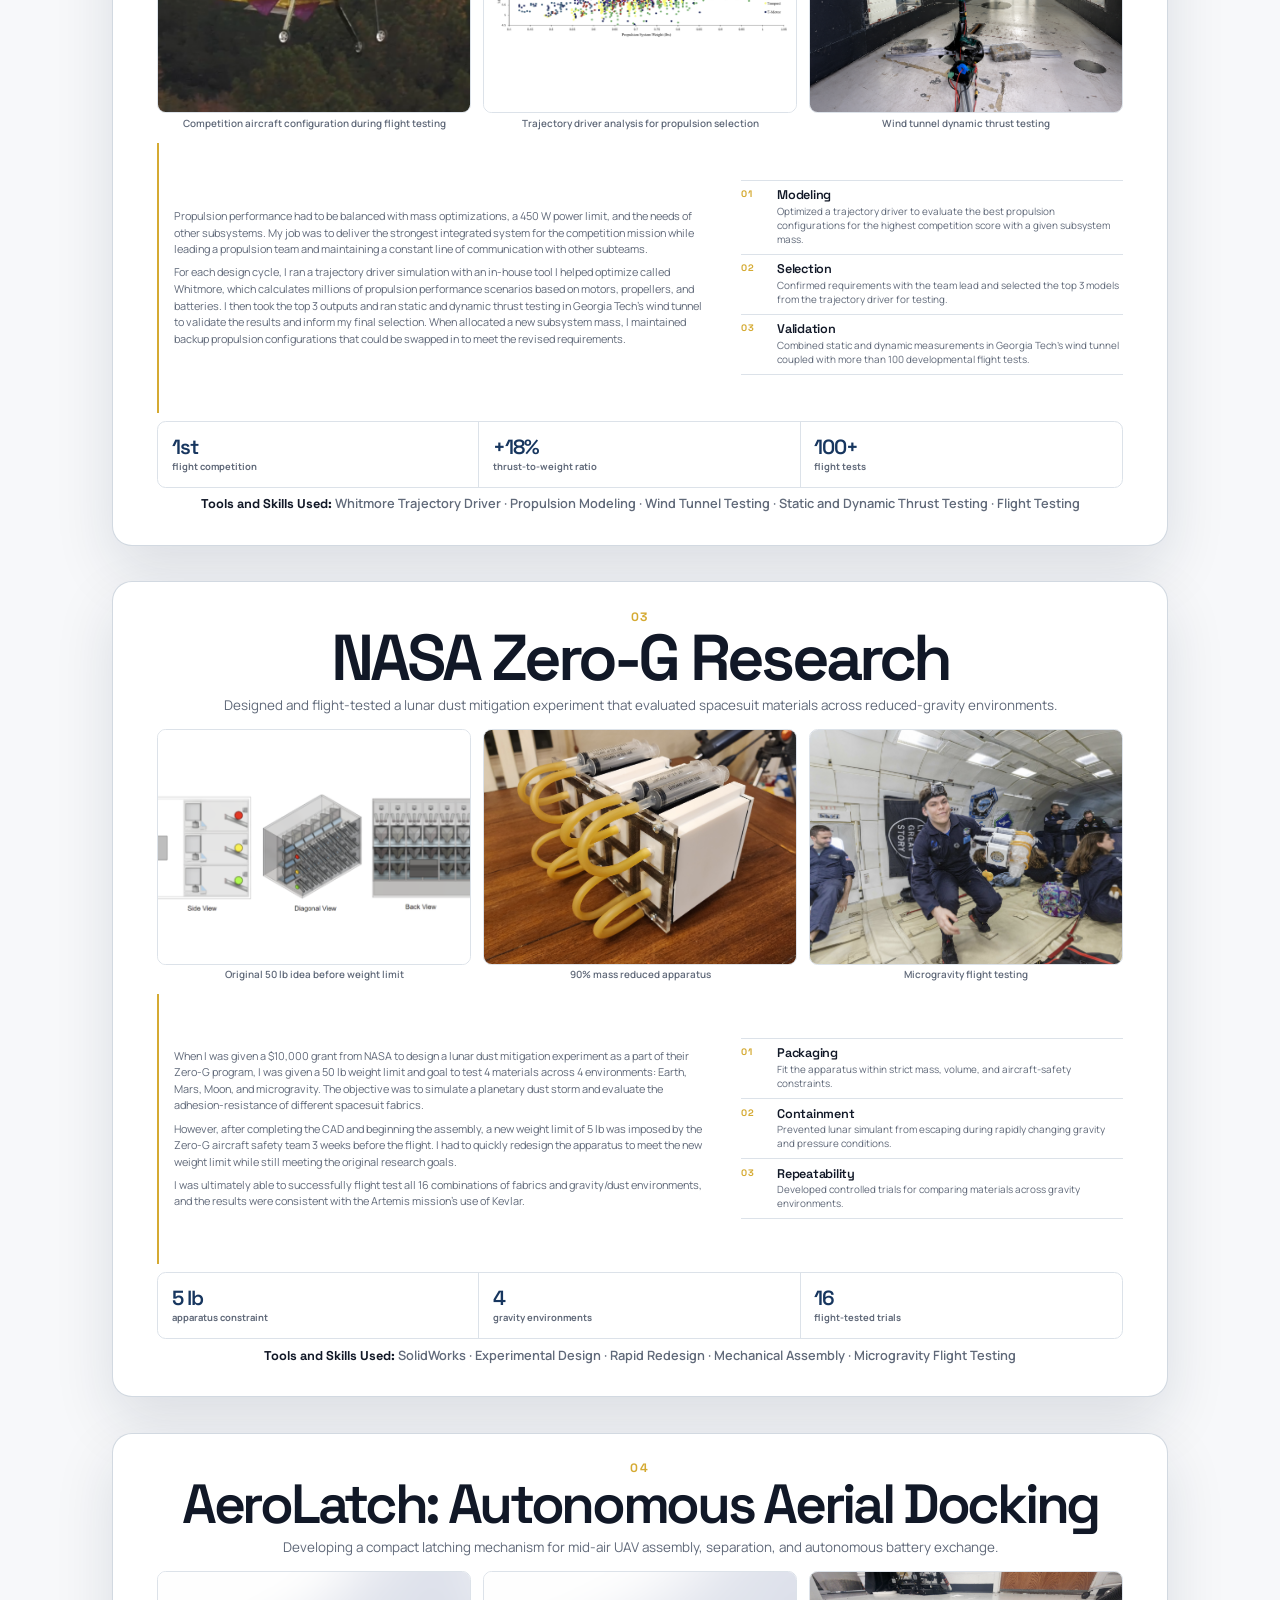
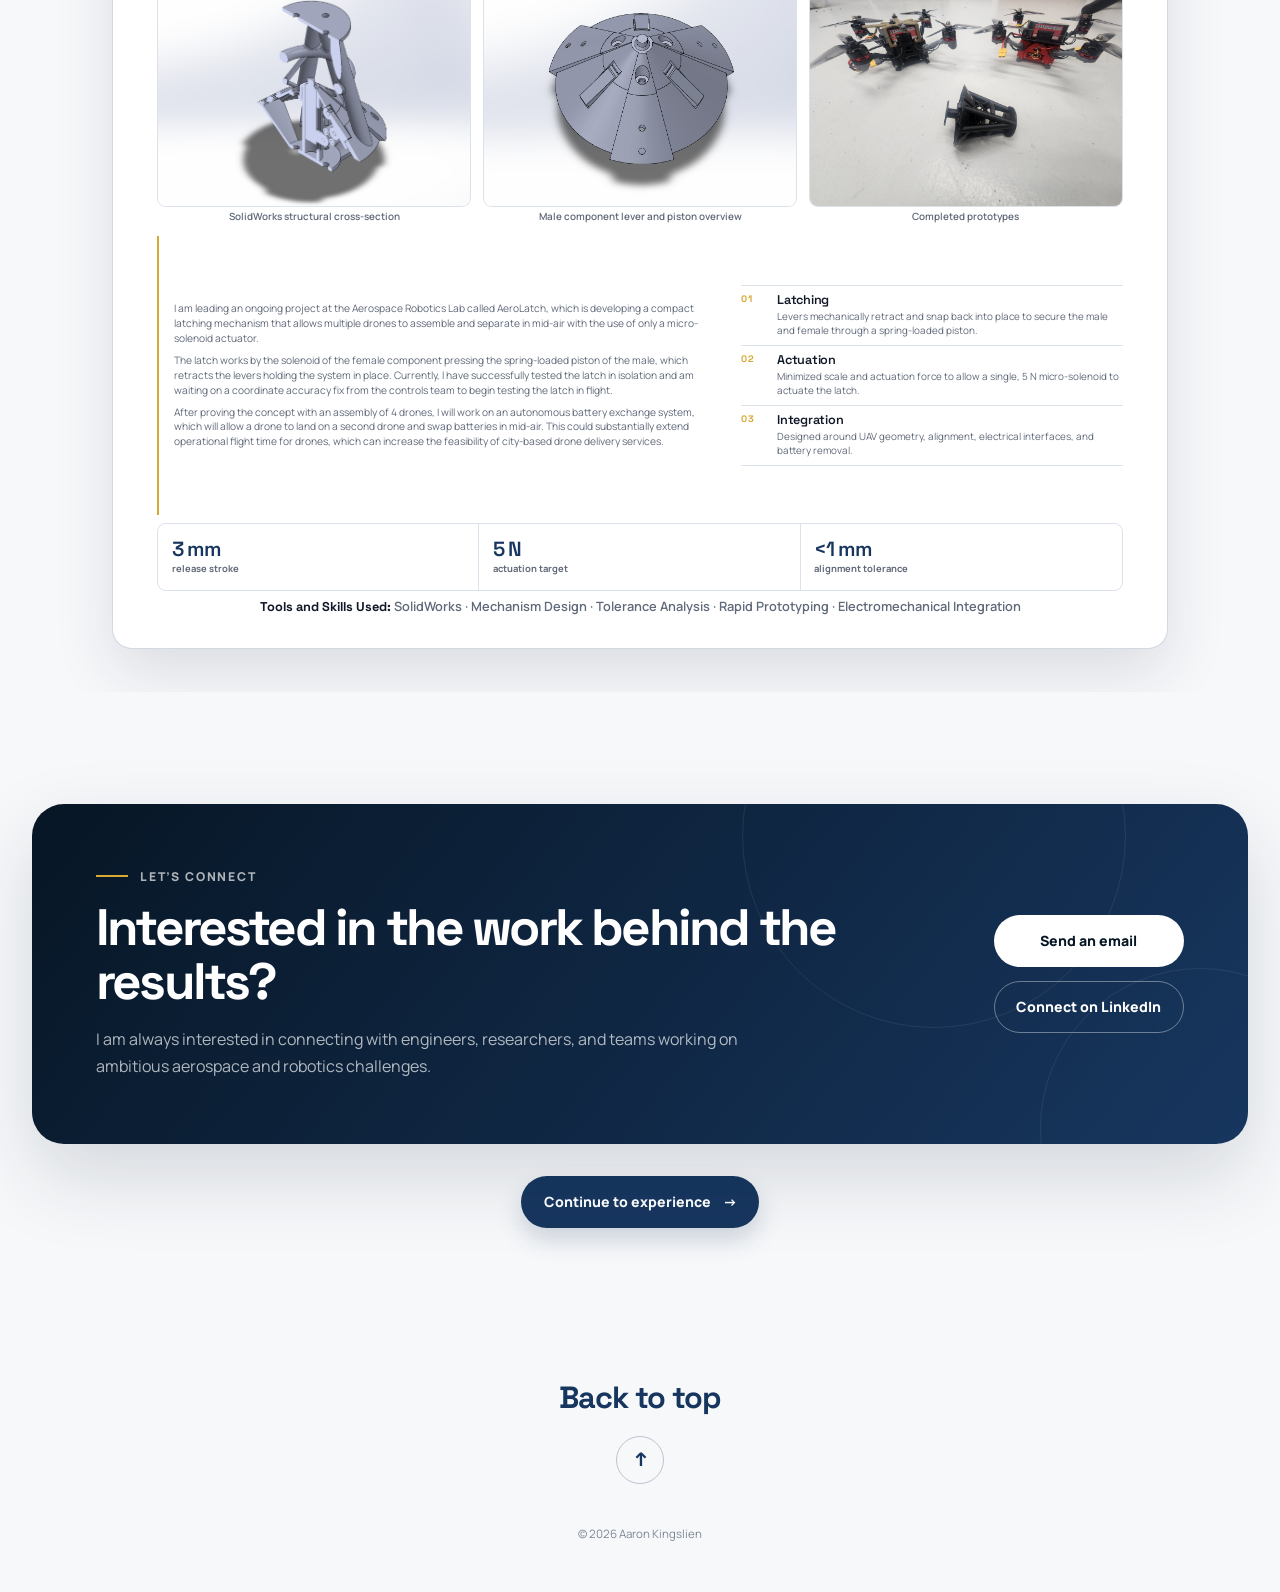
<file: portfolio/index.html>
<!DOCTYPE html>
<html lang="en">
<head>
    <meta charset="UTF-8">

    <meta
        name="viewport"
        content="width=device-width, initial-scale=1.0"
    >

    <meta
        name="description"
        content="Aaron Kingslien engineering portfolio featuring lunar robotics, aircraft propulsion, microgravity research, and autonomous aerial docking."
    >

    <title>Portfolio | Aaron Kingslien</title>

    <link rel="preconnect" href="https://fonts.googleapis.com">
    <link rel="preconnect" href="https://fonts.gstatic.com" crossorigin>

    <link
        href="https://fonts.googleapis.com/css2?family=Manrope:wght@400;500;600;700&family=Space+Grotesk:wght@500;600;700&display=swap"
        rel="stylesheet"
    >

    <link rel="stylesheet" href="../style.css">
    <link rel="stylesheet" href="../mediaqueries.css">
    <link rel="stylesheet" href="./portfolio.css">

    <link rel="icon" type="image/png" href="/assets/favicon.png">

    <link rel="canonical" href="https://aaronkingslien.com/portfolio/">

    <script src="../script.js" defer></script>
</head>

<body>
    <a class="skip-link" href="#main-content">
        Skip to main content
    </a>

    <header class="site-header" id="site-header">
        <nav class="navbar container" aria-label="Primary navigation">
            <a class="site-logo" href="../" aria-label="Aaron Kingslien home">
                <span class="site-logo__name">Aaron Kingslien</span>
                <span class="site-logo__mark" aria-hidden="true"></span>
            </a>

            <button
                class="menu-toggle"
                type="button"
                aria-label="Open navigation menu"
                aria-expanded="false"
                aria-controls="primary-menu"
            >
                <span></span>
                <span></span>
                <span></span>
            </button>

            <div class="nav-menu" id="primary-menu">
                <ul class="nav-links">
                    <li>
                        <a class="nav-link" href="../">
                            Home
                        </a>
                    </li>

                    <li>
                        <a
                            class="nav-link active"
                            href="./"
                            aria-current="page"
                        >
                            Portfolio
                        </a>
                    </li>

                    <li>
                        <a class="nav-link" href="../experience/">
                            Experience
                        </a>
                    </li>

                    <li>
                        <a class="nav-link" href="../leadership/">
                            Leadership
                        </a>
                    </li>

                    <li>
                        <a class="nav-link" href="../biking/">
                            Biking
                        </a>
                    </li>
                </ul>

                <a
                    class="nav-resume"
                    href="../assets/Aaron_Kingslien_Resume.pdf"
                    target="_blank"
                    rel="noopener noreferrer"
                >
                    Resume
                </a>
            </div>
        </nav>
    </header>

    <main id="main-content" class="portfolio-main">

        <section class="portfolio-jump section" aria-labelledby="portfolio-jump-title">
            <div class="container">
                <div class="portfolio-jump__heading">
                    <p class="eyebrow">Selected engineering projects</p>
                </div>

                <nav class="portfolio-jump__grid" aria-label="Jump to a project">
                    <a class="portfolio-jump__card" href="#lunar-rover">
                        <span class="portfolio-jump__number">01</span>
                        <div>
                            <span class="portfolio-jump__category">
                                Robotics · Mechanical Design
                            </span>
                            <h2>Lunar Rover Chassis and Drivetrain</h2>
                        </div>
                        <span class="portfolio-jump__arrow" aria-hidden="true">↓</span>
                    </a>

                    <a class="portfolio-jump__card" href="#design-build-fly">
                        <span class="portfolio-jump__number">02</span>
                        <div>
                            <span class="portfolio-jump__category">
                                Propulsion · Flight Testing
                            </span>
                            <h2>Design/Build/Fly Propulsion</h2>
                        </div>
                        <span class="portfolio-jump__arrow" aria-hidden="true">↓</span>
                    </a>

                    <a class="portfolio-jump__card" href="#zero-g">
                        <span class="portfolio-jump__number">03</span>
                        <div>
                            <span class="portfolio-jump__category">
                                Research · Microgravity
                            </span>
                            <h2>NASA Zero-G Research</h2>
                        </div>
                        <span class="portfolio-jump__arrow" aria-hidden="true">↓</span>
                    </a>

                    <a class="portfolio-jump__card" href="#aerolatch">
                        <span class="portfolio-jump__number">04</span>
                        <div>
                            <span class="portfolio-jump__category">
                                Robotics · Mechanism Design
                            </span>
                            <h2>AeroLatch: Autonomous Aerial Docking</h2>
                        </div>
                        <span class="portfolio-jump__arrow" aria-hidden="true">↓</span>
                    </a>
                </nav>
            </div>
        </section>

        <section class="portfolio-document" aria-label="Engineering portfolio projects">
<article class="project-page project-page--long-title" id="lunar-rover">
<p class="portfolio-label">
                Aaron Kingslien — Portfolio
            </p>
<header class="project-header">
<span class="project-number">01</span>
<h1 class="project-title">
                    Lunar Rover Chassis and Drivetrain
                </h1>
<p class="project-lead">
                    Independently redesigned, manufactured, and assembled a
                    complete rover to reduce mass, improve serviceability,
                    and increase terrain capability.
                </p>
</header>
<section class="project-gallery">
<figure class="gallery-item">
<div class="gallery-image">
<img alt="Complete rover CAD assembly" src="../assets/NOVA_CAD.png"/>
</div>
<figcaption>
                        Complete SolidWorks assembly
                    </figcaption>
</figure>
<figure class="gallery-item">
<div class="gallery-image">
<img alt="Rover manufacturing and assembly" src="../assets/NOVA_Assembling.jpg"/>
</div>
<figcaption>
                        Assembling and system integration
                    </figcaption>
</figure>
<figure class="gallery-item">
<div class="gallery-image">
<!-- REPLACE IMAGE: Completed rover testing. -->
<img alt="Completed rover during mobility testing" src="../assets/NOVA_Finished.png"/>
</div>
<figcaption>
                        Finalized rover on simulated lunar terrain
                    </figcaption>
</figure>
</section>
<section class="project-content">
<div class="project-narrative">
<p>
                        Before coming into the Aerospace Robotics Lab, the original
                        rover was unoptimized as a research platform due to excess mass
                        and difficult internal access. I treated
                        the chassis, drivetrain, electronics, wiring, and removable
                        hardware as one connected system rather than isolated
                        components, which allowed me to consider its ease of assembly and
                        maintenance.
                    </p>
<p>
                        A complete digital assembly allowed me to validate
                        packaging, fastener access, tool clearance, cable routing,
                        and assembly order before manufacturing. I then carried the
                        design through fabrication, electrical integration,
                        troubleshooting, and operational testing.
                    </p>
</div>
<div class="project-highlights">
<article class="highlight-item">
<span class="highlight-number">01</span>
<div>
<h2>Architecture</h2>
<p>
                                Rebuilt the chassis around the components we intended to preserve while accounting for
                                updated loading conditions and manufacturing constraints.
                            </p>
</div>
</article>
<article class="highlight-item">
<span class="highlight-number">02</span>
<div>
<h2>Mobility</h2>
<p>
                                Revised drivetrain geometry to improve traction and torque
                                using a combination of published research and previous experimental data.
                            </p>
</div>
</article>
<article class="highlight-item">
<span class="highlight-number">03</span>
<div>
<h2>Accessibility</h2>
<p>
                                Improved access to electronics and removable components, primarily due
                                to a central bracket that allowed the rover to be disassembled into two halves.
                            </p>
</div>
</article>
</div>
</section>
<section class="project-metrics">
<div class="metric">
<strong>20%</strong>
<span>lower mass</span>
</div>
<div class="metric">
<strong>23° → 42°</strong>
<span>maximum climbing angle</span>
</div>
<div class="metric">
<strong>500+</strong>
<span>CAD components</span>
</div>
</section>
<section aria-label="Lunar rover tools and skills" class="project-tools">
<p>
<strong>Tools and Skills Used:</strong>
<span>SolidWorks</span> ·
                    <span>Design for Manufacturability</span> ·
                    <span>Mechanical Assembly</span> ·
                    <span>Electrical Integration</span> ·
                    <span>Rapid Prototyping</span>
</p>
</section>
</article>

<article class="project-page" id="design-build-fly">
<header class="project-header">
<span class="project-number">02</span>
<h1 class="project-title">
                    Design/Build/Fly Propulsion
                </h1>
<p class="project-lead">
                    Led propulsion analysis, component selection, testing, and
                    aircraft integration for a competition aircraft that placed
                    first in flight performance.
                </p>
</header>
<section class="project-gallery">
<figure class="gallery-item">
<div class="gallery-image">
<img alt="Design Build Fly competition aircraft" src="../assets/DBF_Balsa_Flight_Test.png"/>
</div>
<figcaption>
                        Competition aircraft configuration during flight testing
                    </figcaption>
</figure>
<figure class="gallery-item">
<div class="gallery-image">
<img alt="Aircraft propulsion and trajectory analysis" src="../assets/DBF_Propulsion_Analysis.png"/>
</div>
<figcaption>
                        Trajectory driver analysis for propulsion selection
                    </figcaption>
</figure>
<figure class="gallery-item">
<div class="gallery-image">
<img alt="Aircraft propulsion testing" src="../assets/DBF_Wind_Tunnel.png"/>
</div>
<figcaption>
                        Wind tunnel dynamic thrust testing
                    </figcaption>
</figure>
</section>
<section class="project-content">
<div class="project-narrative">
<p>
                        Propulsion performance had to be balanced with mass optimizations,
                        a 450 W power limit, and the needs of other subsystems.
                        My job was to deliver the strongest integrated
                        system for the competition mission while leading a propulsion team
                        and maintaining a constant line of communication with other subteams.
                    </p>
<p>
                        For each design cycle, I ran a trajectory driver simulation
                        with an in-house tool I helped optimize called Whitmore, which
                        calculates millions of propulsion performance scenarios based on motors, propellers,
                        and batteries. I then took the top 3 outputs and ran static and dynamic
                        thrust testing in Georgia Tech's wind tunnel to validate the results and inform my final selection.
                        When allocated a new subsystem mass, I maintained backup propulsion configurations that could be
                        swapped in to meet the revised requirements.
                    </p>
</div>
<div class="project-highlights">
<article class="highlight-item">
<span class="highlight-number">01</span>
<div>
<h2>Modeling</h2>
<p>
                                Optimized a trajectory driver to evaluate the best
                                propulsion configurations for the highest competition score with a given subsystem mass.
                            </p>
</div>
</article>
<article class="highlight-item">
<span class="highlight-number">02</span>
<div>
<h2>Selection</h2>
<p>
                                Confirmed requirements with the team lead and selected the top
                                3 models from the trajectory driver for testing.
                            </p>
</div>
</article>
<article class="highlight-item">
<span class="highlight-number">03</span>
<div>
<h2>Validation</h2>
<p>
                                Combined static and dynamic measurements in Georgia Tech's wind tunnel coupled with more than
                                100 developmental flight tests.
                            </p>
</div>
</article>
</div>
</section>
<section class="project-metrics">
<div class="metric">
<strong>1st</strong>
<span>flight competition</span>
</div>
<div class="metric">
<strong>+18%</strong>
<span>thrust-to-weight ratio</span>
</div>
<div class="metric">
<strong>100+</strong>
<span>flight tests</span>
</div>
</section>
<section aria-label="Design Build Fly tools and skills" class="project-tools">
<p>
<strong>Tools and Skills Used:</strong>
<span>Whitmore Trajectory Driver</span> ·
                    <span>Propulsion Modeling</span> ·
                    <span>Wind Tunnel Testing</span> ·
                    <span>Static and Dynamic Thrust Testing</span> ·
                    <span>Flight Testing</span>
</p>
</section>
</article>

<article class="project-page" id="zero-g">
<header class="project-header">
<span class="project-number">03</span>
<h1 class="project-title">
                    NASA Zero-G Research
                </h1>
<p class="project-lead">
                    Designed and flight-tested a lunar dust mitigation experiment
                    that evaluated spacesuit materials across reduced-gravity
                    environments.
                </p>
</header>
<section class="project-gallery">
<figure class="gallery-item">
<div class="gallery-image">
<img alt="Original lunar dust mitigation apparatus design" src="../assets/Old_NASA_CAD.png"/>
</div>
<figcaption>
                        Original 50 lb idea before weight limit
                    </figcaption>
</figure>
<figure class="gallery-item">
<div class="gallery-image">
<img alt="Mechanical design of the dust apparatus" src="../assets/Dust_Mitigation_Apparatus.jpg"/>
</div>
<figcaption>
                        90% mass reduced apparatus
                    </figcaption>
</figure>
<figure class="gallery-item">
<div class="gallery-image">
<img alt="Microgravity experiment flight" src="../assets/Zero-G_Flight_Test.png"/>
</div>
<figcaption>
                        Microgravity flight testing
                    </figcaption>
</figure>
</section>
<section class="project-content">
<div class="project-narrative">
<p>
                        When I was given a $10,000 grant from NASA to design a lunar dust mitigation experiment
                        as a part of their Zero-G program, I was given a 50 lb weight limit and goal to test 4
                        materials across 4 environments: Earth, Mars, Moon, and microgravity.
                        The objective was to simulate a planetary dust storm and evaluate the adhesion-resistance
                        of different spacesuit fabrics.
                    </p>
<p>
                        However, after completing the CAD and beginning the assembly, a new weight limit of 5 lb was imposed
                        by the Zero-G aircraft safety team 3 weeks before the flight. I had to quickly redesign the apparatus to meet the new weight limit while still
                        meeting the original research goals.
                    </p>
<p>
                        I was ultimately able to successfully flight test all 16 combinations of fabrics and gravity/dust environments,
                        and the results were consistent with the Artemis mission's use of Kevlar.
                    </p>
</div>
<div class="project-highlights">
<article class="highlight-item">
<span class="highlight-number">01</span>
<div>
<h2>Packaging</h2>
<p>
                                Fit the apparatus within strict mass, volume, and
                                aircraft-safety constraints.
                            </p>
</div>
</article>
<article class="highlight-item">
<span class="highlight-number">02</span>
<div>
<h2>Containment</h2>
<p>
                                Prevented lunar simulant from escaping during
                                rapidly changing gravity and pressure conditions.
                            </p>
</div>
</article>
<article class="highlight-item">
<span class="highlight-number">03</span>
<div>
<h2>Repeatability</h2>
<p>
                                Developed controlled trials for comparing materials
                                across gravity environments.
                            </p>
</div>
</article>
</div>
</section>
<section class="project-metrics">
<div class="metric">
<strong>5 lb</strong>
<span>apparatus constraint</span>
</div>
<div class="metric">
<strong>4</strong>
<span>gravity environments</span>
</div>
<div class="metric">
<strong>16</strong>
<span>flight-tested trials</span>
</div>
</section>
<section aria-label="NASA Zero-G tools and skills" class="project-tools">
<p>
<strong>Tools and Skills Used:</strong>
<span>SolidWorks</span> ·
                    <span>Experimental Design</span> ·
                    <span>Rapid Redesign</span> ·
                    <span>Mechanical Assembly</span> ·
                    <span>Microgravity Flight Testing</span>
</p>
</section>
</article>

<article class="project-page project-page--long-title project-page--dense-copy" id="aerolatch">
<header class="project-header">
<span class="project-number">04</span>
<h1 class="project-title">
                    AeroLatch: Autonomous Aerial Docking
                </h1>
<p class="project-lead">
                    Developing a compact latching mechanism for mid-air UAV
                    assembly, separation, and autonomous battery exchange.
                </p>
</header>
<section class="project-gallery">
<figure class="gallery-item">
<div class="gallery-image">
<!-- REPLACE IMAGE: Early AeroLatch CAD. -->
<img alt="Early AeroLatch mechanical architecture" src="../assets/AeroLatch_Cross_Section.png"/>
</div>
<figcaption>
                        SolidWorks structural cross-section
                    </figcaption>
</figure>
<figure class="gallery-item">
<div class="gallery-image">
<img alt="AeroLatch male component overview" src="../assets/AeroLatch_Male_Component_CAD.png"/>
</div>
<figcaption>
                        Male component lever and piston overview
                    </figcaption>
</figure>
<figure class="gallery-item">
<div class="gallery-image">
<img alt="AeroLatch prototype testing" src="../assets/AeroLatch_Next_To_Drones.jpg"/>
</div>
<figcaption>
                        Completed prototypes
                    </figcaption>
</figure>
</section>
<section class="project-content">
<div class="project-narrative">
<p>
                        I am leading an ongoing project at the Aerospace Robotics Lab
                        called AeroLatch, which is developing a compact latching mechanism
                        that allows multiple drones to assemble and separate in mid-air
                        with the use of only a micro-solenoid actuator.
                    </p>
<p>
                        The latch works by the solenoid of the female component pressing the spring-loaded piston of the male,
                        which retracts the levers holding the system in place.
                        Currently, I have successfully tested the latch in isolation and am waiting on a coordinate accuracy fix from the 
                        controls team to begin testing the latch in flight.
                    </p>
<p>
                        After proving the concept with an assembly of 4 drones, I will
                        work on an autonomous battery exchange system,
                        which will allow a drone to land on a second drone and swap batteries in mid-air.
                        This could substantially extend operational flight time for drones,
                        which can increase the feasibility of city-based drone delivery services.
                    </p>
</div>
<div class="project-highlights">
<article class="highlight-item">
<span class="highlight-number">01</span>
<div>
<h2>Latching</h2>
<p>
                                Levers mechanically retract and snap back into place to secure the male and female through a spring-loaded piston.
                            </p>
</div>
</article>
<article class="highlight-item">
<span class="highlight-number">02</span>
<div>
<h2>Actuation</h2>
<p>
                                Minimized scale and actuation force to allow a single, 5 N micro-solenoid to actuate the latch.
                            </p>
</div>
</article>
<article class="highlight-item">
<span class="highlight-number">03</span>
<div>
<h2>Integration</h2>
<p>
                                Designed around UAV geometry, alignment, electrical
                                interfaces, and battery removal.
                            </p>
</div>
</article>
</div>
</section>
<section class="project-metrics">
<div class="metric">
<strong>3 mm</strong>
<span>release stroke</span>
</div>
<div class="metric">
<strong>5 N</strong>
<span>actuation target</span>
</div>
<div class="metric">
<strong>&lt;1 mm</strong>
<span>alignment tolerance</span>
</div>
</section>
<section aria-label="AeroLatch tools and skills" class="project-tools">
<p>
<strong>Tools and Skills Used:</strong>
<span>SolidWorks</span> ·
                    <span>Mechanism Design</span> ·
                    <span>Tolerance Analysis</span> ·
                    <span>Rapid Prototyping</span> ·
                    <span>Electromechanical Integration</span>
</p>
</section>
</article>
        </section>

        <section class="contact-section section" id="contact">
            <div class="container">
                <div class="contact-card">
                    <div class="contact-card__content">
                        <p class="eyebrow">Let’s connect</p>

                        <h2>
                            Interested in the work behind the results?
                        </h2>

                        <p>
                            I am always interested in connecting with engineers,
                            researchers, and teams working on ambitious aerospace
                            and robotics challenges.
                        </p>
                    </div>

                    <div class="contact-card__actions">
                        <a
                            class="button button--light"
                            href="mailto:akingslien3@gatech.edu"
                        >
                            Send an email
                        </a>

                        <a
                            class="button button--outline-light"
                            href="https://www.linkedin.com/in/aaron-kingslien/"
                            target="_blank"
                            rel="noopener noreferrer"
                        >
                            Connect on LinkedIn
                        </a>
                    </div>
                </div>

                <div class="portfolio-next">
                    <a class="button button--primary" href="../experience/">
                        Continue to experience
                        <span aria-hidden="true">→</span>
                    </a>
                </div>
            </div>
        </section>

    </main>

    <footer class="minimal-footer">
        <div class="container">
            <a class="back-to-top" href="#main-content">
                <span>Back to top</span>
                <span class="back-to-top__arrow" aria-hidden="true">↑</span>
            </a>

            <p class="minimal-footer__copyright">
                © <span id="current-year">2026</span> Aaron Kingslien
            </p>
        </div>
    </footer>
</body>
</html>
</file>
<file: style.css>
/* =========================================================
   AARON KINGSLIEN — SHARED WEBSITE STYLES
   ========================================================= */


/* -------------------------
   DESIGN VARIABLES
------------------------- */

:root {
    --color-background: #f7f8fa;
    --color-surface: #ffffff;
    --color-surface-soft: #edf1f5;
    --color-text: #111827;
    --color-text-soft: #606979;
    --color-text-light: #7d8796;
    --color-border: #dce2e9;
    --color-border-dark: #bbc5d1;

    --color-primary: #17365f;
    --color-primary-light: #285784;
    --color-primary-dark: #071625;
    --color-accent: #d5aa32;

    --color-white: #ffffff;

    --font-body: "Manrope", sans-serif;
    --font-heading: "Space Grotesk", sans-serif;

    --container-width: 1240px;
    --container-padding: 2rem;

    --section-spacing: 7rem;

    --radius-small: 0.75rem;
    --radius-medium: 1.25rem;
    --radius-large: 2rem;

    --shadow-small:
        0 12px 30px rgba(15, 35, 55, 0.07);

    --shadow-medium:
        0 24px 60px rgba(15, 35, 55, 0.12);

    --shadow-large:
        0 32px 80px rgba(15, 35, 55, 0.15);

    --transition-fast: 180ms ease;
    --transition-standard: 320ms cubic-bezier(0.2, 0.7, 0.2, 1);
}


/* -------------------------
   RESET
------------------------- */

*,
*::before,
*::after {
    box-sizing: border-box;
    margin: 0;
    padding: 0;
}

html {
    scroll-behavior: smooth;
    scroll-padding-top: 6rem;
}

body {
    min-width: 320px;
    overflow-x: hidden;
    background: var(--color-background);
    color: var(--color-text);
    font-family: var(--font-body);
    font-size: 1rem;
    line-height: 1.7;
    -webkit-font-smoothing: antialiased;
    text-rendering: optimizeLegibility;
}

body.menu-open {
    overflow: hidden;
}

img,
picture,
svg,
video {
    display: block;
    max-width: 100%;
}

button,
input,
textarea,
select {
    font: inherit;
}

button {
    border: 0;
}

a {
    color: inherit;
    text-decoration: none;
}

ul,
ol {
    list-style: none;
}

::selection {
    background: var(--color-primary);
    color: var(--color-white);
}


/* -------------------------
   ACCESSIBILITY
------------------------- */

.skip-link {
    position: fixed;
    top: 1rem;
    left: 1rem;
    z-index: 9999;
    padding: 0.8rem 1rem;
    border-radius: var(--radius-small);
    background: var(--color-primary-dark);
    color: var(--color-white);
    font-weight: 700;
    transform: translateY(-180%);
    transition: transform var(--transition-fast);
}

.skip-link:focus {
    transform: translateY(0);
}

:focus-visible {
    outline: 3px solid rgba(213, 170, 50, 0.65);
    outline-offset: 4px;
}


/* -------------------------
   GLOBAL LAYOUT
------------------------- */

.container {
    width: min(
        calc(100% - (var(--container-padding) * 2)),
        var(--container-width)
    );
    margin-inline: auto;
}

.section {
    position: relative;
    padding-block: var(--section-spacing);
}

.eyebrow {
    display: flex;
    align-items: center;
    gap: 0.75rem;
    margin-bottom: 1rem;
    color: var(--color-primary-light);
    font-size: 0.76rem;
    font-weight: 800;
    letter-spacing: 0.15em;
    line-height: 1.4;
    text-transform: uppercase;
}

.eyebrow::before {
    width: 2rem;
    height: 2px;
    background: var(--color-accent);
    content: "";
}

.section-heading {
    max-width: 790px;
    margin-bottom: 3.25rem;
}

.section-heading--split {
    display: grid;
    grid-template-columns: minmax(0, 1.1fr) minmax(280px, 0.75fr);
    gap: 5rem;
    align-items: end;
    max-width: none;
}

.section-title {
    max-width: 850px;
    font-family: var(--font-heading);
    font-size: clamp(2.4rem, 4.2vw, 4.2rem);
    font-weight: 600;
    letter-spacing: -0.055em;
    line-height: 1.03;
}

.section-summary {
    max-width: 650px;
    color: var(--color-text-soft);
    font-size: 1.02rem;
    line-height: 1.85;
}

.section-action {
    display: flex;
    justify-content: center;
    margin-top: 3rem;
}


/* -------------------------
   BUTTONS AND LINKS
------------------------- */

.button {
    display: inline-flex;
    min-height: 3.25rem;
    align-items: center;
    justify-content: center;
    gap: 0.75rem;
    padding: 0.85rem 1.35rem;
    border: 1px solid transparent;
    border-radius: 999px;
    font-size: 0.88rem;
    font-weight: 800;
    line-height: 1;
    transition:
        color var(--transition-standard),
        background-color var(--transition-standard),
        border-color var(--transition-standard),
        box-shadow var(--transition-standard),
        transform var(--transition-standard);
}

.button:hover {
    transform: translateY(-3px);
}

.button span {
    transition: transform var(--transition-standard);
}

.button:hover span {
    transform: translateX(3px);
}

.button--primary {
    background: var(--color-primary);
    color: var(--color-white);
    box-shadow: 0 12px 24px rgba(23, 54, 95, 0.18);
}

.button--primary:hover {
    background: var(--color-primary-dark);
    box-shadow: 0 18px 34px rgba(23, 54, 95, 0.25);
}

.button--secondary {
    border-color: var(--color-border-dark);
    background: rgba(255, 255, 255, 0.72);
    color: var(--color-text);
}

.button--secondary:hover {
    border-color: var(--color-primary);
    background: var(--color-white);
    color: var(--color-primary);
    box-shadow: var(--shadow-small);
}

.button--light {
    background: var(--color-white);
    color: var(--color-primary-dark);
}

.button--light:hover {
    background: #edf4fb;
}

.button--outline-light {
    border-color: rgba(255, 255, 255, 0.38);
    color: var(--color-white);
}

.button--outline-light:hover {
    border-color: var(--color-white);
    background: rgba(255, 255, 255, 0.08);
}

.text-link {
    display: inline-flex;
    align-items: center;
    gap: 0.65rem;
    color: var(--color-primary);
    font-size: 0.88rem;
    font-weight: 800;
    transition:
        color var(--transition-fast),
        gap var(--transition-standard);
}

.text-link:hover {
    gap: 0.95rem;
    color: var(--color-primary-dark);
}


/* -------------------------
   HEADER AND NAVIGATION
------------------------- */

.site-header {
    position: fixed;
    top: 0;
    right: 0;
    left: 0;
    z-index: 1000;
    border-bottom: 1px solid transparent;
    transition:
        background-color var(--transition-standard),
        border-color var(--transition-standard),
        box-shadow var(--transition-standard);
}

.site-header.scrolled {
    border-color: rgba(188, 197, 209, 0.5);
    background: rgba(247, 248, 250, 0.9);
    box-shadow: 0 8px 28px rgba(17, 24, 39, 0.05);
    backdrop-filter: blur(18px);
    -webkit-backdrop-filter: blur(18px);
}

.navbar {
    display: flex;
    min-height: 5.5rem;
    align-items: center;
    justify-content: space-between;
    gap: 2rem;
}

.site-logo {
    position: relative;
    z-index: 10;
    display: inline-flex;
    align-items: center;
    gap: 0.7rem;
    color: var(--color-text);
    font-family: var(--font-heading);
    font-size: 1.15rem;
    font-weight: 700;
    letter-spacing: -0.035em;
}

.site-logo__mark {
    width: 0.47rem;
    height: 0.47rem;
    border-radius: 50%;
    background: var(--color-accent);
    box-shadow: 0 0 0 5px rgba(213, 170, 50, 0.13);
}

.nav-menu {
    display: flex;
    align-items: center;
    gap: 2.2rem;
}

.nav-links {
    display: flex;
    align-items: center;
    gap: 2rem;
}

.nav-link {
    position: relative;
    padding-block: 0.4rem;
    color: var(--color-text-soft);
    font-size: 0.88rem;
    font-weight: 700;
    transition: color var(--transition-fast);
}

.nav-link::after {
    position: absolute;
    right: 0;
    bottom: 0;
    left: 0;
    height: 2px;
    background: var(--color-accent);
    content: "";
    transform: scaleX(0);
    transform-origin: right;
    transition: transform var(--transition-standard);
}

.nav-link:hover,
.nav-link.active {
    color: var(--color-primary);
}

.nav-link:hover::after,
.nav-link.active::after {
    transform: scaleX(1);
    transform-origin: left;
}

.nav-resume {
    display: inline-flex;
    min-height: 2.75rem;
    align-items: center;
    padding: 0.6rem 1rem;
    border: 1px solid var(--color-border-dark);
    border-radius: 999px;
    font-size: 0.82rem;
    font-weight: 800;
    transition:
        color var(--transition-standard),
        background-color var(--transition-standard),
        border-color var(--transition-standard),
        transform var(--transition-standard);
}

.nav-resume:hover {
    border-color: var(--color-primary);
    background: var(--color-primary);
    color: var(--color-white);
    transform: translateY(-2px);
}

.menu-toggle {
    display: none;
    position: relative;
    z-index: 10;
    width: 2.8rem;
    height: 2.8rem;
    align-items: center;
    justify-content: center;
    border-radius: 50%;
    background: transparent;
    cursor: pointer;
}

.menu-toggle span {
    position: absolute;
    width: 1.45rem;
    height: 2px;
    border-radius: 999px;
    background: var(--color-text);
    transition:
        top var(--transition-standard),
        transform var(--transition-standard),
        opacity var(--transition-standard);
}

.menu-toggle span:nth-child(1) {
    top: 0.88rem;
}

.menu-toggle span:nth-child(2) {
    top: 1.35rem;
}

.menu-toggle span:nth-child(3) {
    top: 1.82rem;
}

.menu-toggle.open span:nth-child(1) {
    top: 1.35rem;
    transform: rotate(45deg);
}

.menu-toggle.open span:nth-child(2) {
    opacity: 0;
}

.menu-toggle.open span:nth-child(3) {
    top: 1.35rem;
    transform: rotate(-45deg);
}


/* -------------------------
   HERO
------------------------- */

.hero {
    display: flex;
    min-height: 100svh;
    align-items: center;
    overflow: hidden;
    padding-top: 7.8rem;
    padding-bottom: 3rem;
}

.hero__background {
    position: absolute;
    inset: 0;
    z-index: -2;
    overflow: hidden;
    pointer-events: none;
}

.hero__grid {
    position: absolute;
    inset: 0;
    opacity: 0.4;
    background-image:
        linear-gradient(
            rgba(23, 54, 95, 0.045) 1px,
            transparent 1px
        ),
        linear-gradient(
            90deg,
            rgba(23, 54, 95, 0.045) 1px,
            transparent 1px
        );
    background-size: 54px 54px;
    mask-image:
        linear-gradient(
            to bottom,
            rgba(0, 0, 0, 0.8),
            transparent 90%
        );
}

.hero__orb {
    position: absolute;
    border-radius: 50%;
    filter: blur(5px);
}

.hero__orb--one {
    top: 10%;
    right: -11rem;
    width: 32rem;
    height: 32rem;
    background:
        radial-gradient(
            circle,
            rgba(40, 87, 132, 0.16),
            rgba(40, 87, 132, 0)
        );
}

.hero__orb--two {
    bottom: -17rem;
    left: 15%;
    width: 30rem;
    height: 30rem;
    background:
        radial-gradient(
            circle,
            rgba(213, 170, 50, 0.12),
            rgba(213, 170, 50, 0)
        );
}

.hero__layout {
    display: grid;
    grid-template-columns: minmax(0, 1.08fr) minmax(360px, 0.78fr);
    gap: clamp(4rem, 7vw, 7rem);
    align-items: center;
}

.hero__content {
    position: relative;
    z-index: 2;
}

.hero__title {
    max-width: 760px;
    font-family: var(--font-heading);
    font-size: clamp(3.15rem, 5.4vw, 5.6rem);
    font-weight: 600;
    letter-spacing: -0.068em;
    line-height: 0.97;
}

.hero__description {
    max-width: 700px;
    margin-top: 1.6rem;
    color: var(--color-text-soft);
    font-size: clamp(1rem, 1.25vw, 1.15rem);
    line-height: 1.8;
}

.hero__actions {
    display: flex;
    flex-wrap: wrap;
    gap: 1rem;
    margin-top: 1.9rem;
}

.hero__links {
    display: flex;
    flex-wrap: wrap;
    align-items: center;
    gap: 0.85rem;
    margin-top: 1.5rem;
    color: var(--color-text-soft);
    font-size: 0.82rem;
    font-weight: 700;
}

.hero__links a {
    transition: color var(--transition-fast);
}

.hero__links a:hover {
    color: var(--color-primary);
}

.hero__links > span {
    width: 3px;
    height: 3px;
    border-radius: 50%;
    background: var(--color-border-dark);
}

.hero__visual {
    display: flex;
    justify-content: flex-end;
}

.hero__image-frame {
    position: relative;
    width: min(100%, 450px);
    aspect-ratio: 4 / 5;
    overflow: hidden;
    border-radius: 2rem 2rem 7rem 2rem;
    background: var(--color-surface-soft);
    box-shadow: var(--shadow-large);
}

.hero__image-frame::after {
    position: absolute;
    inset: 0;
    background:
        linear-gradient(
            to top,
            rgba(4, 19, 33, 0.18),
            transparent 38%
        );
    content: "";
    pointer-events: none;
}

.hero__image {
    width: 100%;
    height: 100%;
    object-fit: cover;
    object-position: center;
}


/* -------------------------
   FEATURED PORTFOLIO
------------------------- */

.featured-work {
    background: var(--color-surface);
}

.portfolio-grid {
    display: grid;
    grid-template-columns: repeat(2, minmax(0, 1fr));
    gap: 1.5rem;
}

.portfolio-card {
    display: flex;
    min-height: 100%;
    flex-direction: column;
    overflow: hidden;
    border: 1px solid var(--color-border);
    border-radius: var(--radius-medium);
    background: var(--color-background);
    transition:
        border-color var(--transition-standard),
        box-shadow var(--transition-standard),
        transform var(--transition-standard);
}

.portfolio-card:hover {
    border-color: rgba(23, 54, 95, 0.28);
    box-shadow: var(--shadow-medium);
    transform: translateY(-6px);
}

.portfolio-card__image-wrap {
    aspect-ratio: 16 / 10;
    overflow: hidden;
    background: var(--color-surface-soft);
}

.portfolio-card__image {
    width: 100%;
    height: 100%;
    object-fit: cover;
    object-position: center;
    transition: transform 700ms cubic-bezier(0.2, 0.7, 0.2, 1);
}

.portfolio-card:hover .portfolio-card__image {
    transform: scale(1.045);
}

.portfolio-card__body {
    display: flex;
    flex: 1;
    flex-direction: column;
    align-items: flex-start;
    padding: 1.7rem;
}

.portfolio-card__meta {
    display: flex;
    flex-wrap: wrap;
    gap: 0.5rem;
}

.portfolio-card__meta span {
    padding: 0.35rem 0.55rem;
    border: 1px solid var(--color-border);
    border-radius: 999px;
    color: var(--color-primary-light);
    font-size: 0.64rem;
    font-weight: 800;
    letter-spacing: 0.07em;
    line-height: 1;
    text-transform: uppercase;
}

.portfolio-card h3 {
    margin-top: 1.2rem;
    font-family: var(--font-heading);
    font-size: clamp(1.55rem, 2.4vw, 2.15rem);
    letter-spacing: -0.042em;
    line-height: 1.12;
}

.portfolio-card__body > p {
    margin-top: 0.9rem;
    color: var(--color-text-soft);
    font-size: 0.9rem;
    line-height: 1.75;
}

.portfolio-card__metrics {
    display: grid;
    width: 100%;
    grid-template-columns: repeat(3, minmax(0, 1fr));
    gap: 0.8rem;
    margin-block: 1.6rem;
    padding-block: 1.1rem;
    border-top: 1px solid var(--color-border);
    border-bottom: 1px solid var(--color-border);
}

.portfolio-card__metrics span {
    display: flex;
    flex-direction: column;
    color: var(--color-text-light);
    font-size: 0.68rem;
    font-weight: 700;
    line-height: 1.45;
}

.portfolio-card__metrics strong {
    color: var(--color-primary);
    font-family: var(--font-heading);
    font-size: 1.05rem;
    letter-spacing: -0.03em;
}

.portfolio-card .text-link {
    margin-top: auto;
}


/* -------------------------
   EXPERIENCE
------------------------- */

.experience-preview {
    background: var(--color-background);
}

.experience-list {
    border-top: 1px solid var(--color-border-dark);
}

.experience-row {
    display: grid;
    grid-template-columns: 65px minmax(250px, 1.15fr) minmax(280px, 0.85fr) 50px;
    gap: 1.5rem;
    align-items: center;
    min-height: 130px;
    border-bottom: 1px solid var(--color-border);
    transition:
        background-color var(--transition-standard),
        padding var(--transition-standard);
}

.experience-row:hover {
    padding-inline: 1rem;
    background: var(--color-surface);
}

.experience-row__index {
    color: var(--color-text-light);
    font-family: var(--font-heading);
    font-size: 0.72rem;
    font-weight: 700;
    letter-spacing: 0.1em;
}

.experience-row__organization h3 {
    font-family: var(--font-heading);
    font-size: 1.25rem;
    letter-spacing: -0.03em;
}

.experience-row__organization p {
    margin-top: 0.2rem;
    color: var(--color-text-light);
    font-size: 0.79rem;
    font-weight: 600;
}

.experience-row__role {
    display: flex;
    flex-direction: column;
    gap: 0.25rem;
    color: var(--color-text-soft);
    font-size: 0.82rem;
}

.experience-row__role span:first-child {
    color: var(--color-text);
    font-weight: 800;
}

.experience-row__link {
    display: grid;
    width: 2.7rem;
    height: 2.7rem;
    place-items: center;
    border: 1px solid var(--color-border);
    border-radius: 50%;
    color: var(--color-primary);
    transition:
        color var(--transition-standard),
        background-color var(--transition-standard),
        border-color var(--transition-standard),
        transform var(--transition-standard);
}

.experience-row__link:hover {
    border-color: var(--color-primary);
    background: var(--color-primary);
    color: var(--color-white);
    transform: rotate(10deg);
}


/* -------------------------
   BEYOND ENGINEERING
------------------------- */

.beyond-engineering {
    overflow: hidden;
    background: var(--color-primary-dark);
    color: var(--color-white);
}

.beyond-engineering::before {
    position: absolute;
    top: -18rem;
    right: -16rem;
    width: 40rem;
    height: 40rem;
    border: 1px solid rgba(255, 255, 255, 0.07);
    border-radius: 50%;
    content: "";
}

.beyond-engineering .eyebrow {
    color: rgba(255, 255, 255, 0.65);
}

.beyond-engineering__layout {
    display: grid;
    grid-template-columns: minmax(0, 0.9fr) minmax(0, 1fr);
    gap: clamp(3rem, 7vw, 7rem);
    align-items: center;
}

.beyond-engineering__image-wrap {
    position: relative;
    aspect-ratio: 4 / 5;
    overflow: hidden;
    border-radius: var(--radius-large);
    background: #102942;
}

.beyond-engineering__image {
    width: 100%;
    height: 100%;
    object-fit: cover;
    object-position: center;
}

.beyond-engineering__image-wrap::after {
    position: absolute;
    inset: 0;
    background:
        linear-gradient(
            to top,
            rgba(3, 15, 28, 0.72),
            transparent 48%
        );
    content: "";
    pointer-events: none;
}

.beyond-engineering__caption {
    position: absolute;
    right: 1.5rem;
    bottom: 1.4rem;
    left: 1.5rem;
    z-index: 2;
    display: flex;
    justify-content: space-between;
    gap: 1rem;
    color: rgba(255, 255, 255, 0.78);
    font-size: 0.69rem;
    font-weight: 800;
    letter-spacing: 0.08em;
    text-transform: uppercase;
}

.beyond-engineering__content {
    position: relative;
    z-index: 2;
}

.beyond-engineering__content .section-title {
    color: var(--color-white);
}

.beyond-engineering__content > p {
    max-width: 660px;
    margin-top: 1.6rem;
    color: rgba(255, 255, 255, 0.68);
    font-size: 1rem;
    line-height: 1.9;
}

.beyond-engineering__stats {
    display: grid;
    grid-template-columns: repeat(3, minmax(0, 1fr));
    gap: 1rem;
    margin-block: 2.3rem;
    padding-block: 1.5rem;
    border-top: 1px solid rgba(255, 255, 255, 0.15);
    border-bottom: 1px solid rgba(255, 255, 255, 0.15);
}

.beyond-engineering__stats div {
    display: flex;
    flex-direction: column;
}

.beyond-engineering__stats strong {
    font-family: var(--font-heading);
    font-size: 2rem;
    letter-spacing: -0.05em;
}

.beyond-engineering__stats span {
    margin-top: 0.2rem;
    color: rgba(255, 255, 255, 0.55);
    font-size: 0.71rem;
    font-weight: 700;
}

.beyond-engineering__actions {
    display: flex;
    flex-wrap: wrap;
    align-items: center;
    gap: 1.5rem;
}

.beyond-engineering .button--primary {
    background: var(--color-accent);
    color: #17120a;
    box-shadow: none;
}

.beyond-engineering .button--primary:hover {
    background: #e4b83f;
}

.beyond-engineering .text-link {
    color: var(--color-white);
}


/* -------------------------
   CONTACT
------------------------- */

.contact-section {
    background: var(--color-background);
}

.contact-card {
    position: relative;
    display: grid;
    grid-template-columns: minmax(0, 1fr) auto;
    gap: 4rem;
    align-items: center;
    overflow: hidden;
    padding: clamp(2.5rem, 5vw, 4.5rem);
    border-radius: var(--radius-large);
    background:
        linear-gradient(
            130deg,
            var(--color-primary-dark),
            var(--color-primary)
        );
    color: var(--color-white);
    box-shadow: var(--shadow-large);
}

.contact-card::before,
.contact-card::after {
    position: absolute;
    border: 1px solid rgba(255, 255, 255, 0.08);
    border-radius: 50%;
    content: "";
}

.contact-card::before {
    top: -10rem;
    right: 10%;
    width: 24rem;
    height: 24rem;
}

.contact-card::after {
    right: -7rem;
    bottom: -9rem;
    width: 20rem;
    height: 20rem;
}

.contact-card__content,
.contact-card__actions {
    position: relative;
    z-index: 2;
}

.contact-card .eyebrow {
    color: rgba(255, 255, 255, 0.67);
}

.contact-card h2 {
    max-width: 760px;
    font-family: var(--font-heading);
    font-size: clamp(2.2rem, 4vw, 4rem);
    letter-spacing: -0.055em;
    line-height: 1.05;
}

.contact-card__content > p:last-child {
    max-width: 650px;
    margin-top: 1.1rem;
    color: rgba(255, 255, 255, 0.68);
}

.contact-card__actions {
    display: flex;
    flex-direction: column;
    gap: 0.85rem;
}


/* -------------------------
   MINIMAL FOOTER
------------------------- */

.minimal-footer {
    padding: 1rem 0 3rem;
    background: var(--color-background);
}

.minimal-footer .container {
    display: flex;
    flex-direction: column;
    align-items: center;
}

.back-to-top {
    display: inline-flex;
    flex-direction: column;
    align-items: center;
    gap: 0.75rem;
    padding: 1rem 2rem;
    color: var(--color-primary);
    font-family: var(--font-heading);
    font-size: clamp(1.35rem, 2.4vw, 2rem);
    font-weight: 700;
    letter-spacing: -0.035em;
    transition:
        color var(--transition-standard),
        transform var(--transition-standard);
}

.back-to-top:hover {
    color: var(--color-primary-dark);
    transform: translateY(-6px);
}

.back-to-top__arrow {
    display: grid;
    width: 3rem;
    height: 3rem;
    place-items: center;
    border: 1px solid var(--color-border-dark);
    border-radius: 50%;
    font-size: 1.2rem;
    transition:
        color var(--transition-standard),
        background-color var(--transition-standard),
        border-color var(--transition-standard);
}

.back-to-top:hover .back-to-top__arrow {
    border-color: var(--color-primary);
    background: var(--color-primary);
    color: var(--color-white);
}

.minimal-footer__copyright {
    margin-top: 1.5rem;
    color: var(--color-text-light);
    font-size: 0.72rem;
}


/* -------------------------
   BIDIRECTIONAL SCROLL REVEAL
------------------------- */

.reveal {
    opacity: 0;
    transform: translateY(34px);
    transition:
        opacity 700ms cubic-bezier(0.2, 0.7, 0.2, 1),
        transform 700ms cubic-bezier(0.2, 0.7, 0.2, 1);
    will-change: opacity, transform;
}

.reveal.is-visible {
    opacity: 1;
    transform: translateY(0);
}


/* -------------------------
   REDUCED MOTION
------------------------- */

@media (prefers-reduced-motion: reduce) {
    *,
    *::before,
    *::after {
        scroll-behavior: auto !important;
        animation-duration: 0.01ms !important;
        animation-iteration-count: 1 !important;
        transition-duration: 0.01ms !important;
    }

    .reveal {
        opacity: 1;
        transform: none;
    }
}
</file>
<file: mediaqueries.css>
/* =========================================================
   AARON KINGSLIEN — RESPONSIVE STYLES
   ========================================================= */


/* -------------------------
   LARGE LAPTOPS
------------------------- */

@media screen and (max-width: 1180px) {
    :root {
        --container-padding: 1.5rem;
        --section-spacing: 6.5rem;
    }

    .hero__layout {
        grid-template-columns: minmax(0, 1fr) minmax(330px, 0.75fr);
        gap: 4rem;
    }

    .section-heading--split {
        gap: 3rem;
    }

    .experience-row {
        grid-template-columns:
            50px
            minmax(230px, 1fr)
            minmax(250px, 0.8fr)
            45px;
    }
}


/* -------------------------
   TABLETS AND SMALL LAPTOPS
------------------------- */

@media screen and (max-width: 980px) {
    :root {
        --section-spacing: 6rem;
    }

    .menu-toggle {
        display: flex;
    }

    .nav-menu {
        position: fixed;
        top: 0;
        right: 0;
        width: min(82vw, 420px);
        height: 100svh;
        flex-direction: column;
        align-items: stretch;
        justify-content: center;
        gap: 2rem;
        padding: 7rem 2rem 2rem;
        background: rgba(247, 248, 250, 0.98);
        box-shadow: -24px 0 60px rgba(5, 20, 35, 0.14);
        transform: translateX(105%);
        transition: transform var(--transition-standard);
        backdrop-filter: blur(18px);
        -webkit-backdrop-filter: blur(18px);
    }

    .nav-menu.open {
        transform: translateX(0);
    }

    .nav-links {
        flex-direction: column;
        align-items: stretch;
        gap: 0;
    }

    .nav-link {
        display: block;
        padding: 1rem 0;
        border-bottom: 1px solid var(--color-border);
        color: var(--color-text);
        font-family: var(--font-heading);
        font-size: 1.35rem;
    }

    .nav-link::after {
        display: none;
    }

    .nav-resume {
        width: fit-content;
        min-height: 3.2rem;
        padding-inline: 1.25rem;
    }

    .hero {
        min-height: auto;
        padding-top: 8.5rem;
        padding-bottom: 5rem;
    }

    .hero__layout {
        grid-template-columns: 1fr;
        gap: 4rem;
    }

    .hero__content {
        max-width: 820px;
    }

    .hero__title {
        max-width: 820px;
        font-size: clamp(3.2rem, 8vw, 5.4rem);
    }

    .hero__visual {
        justify-content: center;
        max-width: 620px;
        margin-inline: auto;
    }

    .hero__image-frame {
        width: min(75vw, 490px);
    }

    .section-heading--split {
        grid-template-columns: 1fr;
        gap: 1.5rem;
    }

    .section-heading--split .section-summary {
        max-width: 720px;
    }

    .portfolio-grid {
        gap: 1.25rem;
    }

    .portfolio-card__body {
        padding: 1.45rem;
    }

    .portfolio-card__metrics {
        grid-template-columns: 1fr;
        gap: 0.6rem;
    }

    .portfolio-card__metrics span {
        flex-direction: row;
        align-items: baseline;
        justify-content: space-between;
        gap: 1rem;
    }

    .experience-row {
        grid-template-columns: 45px minmax(0, 1fr) 45px;
        gap: 1rem;
        padding-block: 1.5rem;
    }

    .experience-row__role {
        grid-column: 2 / 3;
    }

    .experience-row__link {
        grid-column: 3 / 4;
        grid-row: 1 / span 2;
    }

    .beyond-engineering__layout {
        grid-template-columns: 1fr;
        gap: 4rem;
    }

    .beyond-engineering__image-wrap {
        max-width: 620px;
        aspect-ratio: 16 / 11;
    }

    .contact-card {
        grid-template-columns: 1fr;
        gap: 2.5rem;
    }

    .contact-card__actions {
        flex-direction: row;
        flex-wrap: wrap;
    }
}


/* -------------------------
   LARGE PHONES AND SMALL TABLETS
------------------------- */

@media screen and (max-width: 720px) {
    :root {
        --container-padding: 1.1rem;
        --section-spacing: 5rem;
    }

    html {
        scroll-padding-top: 5.5rem;
    }

    .navbar {
        min-height: 4.9rem;
    }

    .site-logo {
        font-size: 1rem;
    }

    .hero {
        padding-top: 7rem;
        padding-bottom: 4rem;
    }

    .hero__grid {
        background-size: 38px 38px;
    }

    .hero__title {
        font-size: clamp(2.9rem, 12vw, 4.4rem);
        line-height: 0.99;
    }

    .hero__description {
        margin-top: 1.4rem;
        font-size: 0.98rem;
        line-height: 1.75;
    }

    .hero__actions {
        flex-direction: column;
        align-items: stretch;
    }

    .hero__actions .button {
        width: 100%;
    }

    .hero__links {
        gap: 0.65rem;
    }

    .hero__visual {
        padding-inline: 1rem;
    }

    .hero__image-frame {
        width: 100%;
        max-width: 430px;
        border-radius: 1.6rem 1.6rem 5rem 1.6rem;
    }

    .section-title {
        font-size: clamp(2.35rem, 9vw, 3.6rem);
    }

    .section-heading {
        margin-bottom: 2.5rem;
    }

    .portfolio-grid {
        grid-template-columns: 1fr;
    }

    .portfolio-card__body {
        padding: 1.35rem;
    }

    .portfolio-card h3 {
        font-size: 1.7rem;
    }

    .portfolio-card__metrics {
        grid-template-columns: 1fr;
    }

    .experience-row {
        grid-template-columns: 35px minmax(0, 1fr);
    }

    .experience-row__index {
        align-self: start;
        padding-top: 0.25rem;
    }

    .experience-row__role {
        grid-column: 2 / 3;
    }

    .experience-row__link {
        display: none;
    }

    .beyond-engineering__image-wrap {
        aspect-ratio: 4 / 5;
    }

    .beyond-engineering__caption {
        flex-direction: column;
        gap: 0.25rem;
    }

    .beyond-engineering__stats {
        grid-template-columns: 1fr;
    }

    .beyond-engineering__stats div {
        flex-direction: row;
        align-items: baseline;
        justify-content: space-between;
        gap: 1rem;
    }

    .beyond-engineering__actions {
        flex-direction: column;
        align-items: stretch;
    }

    .beyond-engineering__actions .button {
        width: 100%;
    }

    .contact-card {
        padding: 2rem 1.4rem;
        border-radius: 1.4rem;
    }

    .contact-card__actions {
        flex-direction: column;
    }

    .contact-card__actions .button {
        width: 100%;
    }

    .minimal-footer {
        padding-bottom: 2.5rem;
    }
}


/* -------------------------
   SMALL PHONES
------------------------- */

@media screen and (max-width: 480px) {
    :root {
        --container-padding: 0.9rem;
    }

    .nav-menu {
        width: 100%;
        padding-inline: 1.4rem;
    }

    .hero__title {
        font-size: clamp(2.65rem, 13vw, 3.7rem);
    }

    .hero__links > span {
        display: none;
    }

    .hero__links {
        align-items: flex-start;
        gap: 0.8rem 1rem;
    }

    .hero__image-frame {
        border-radius: 1.4rem 1.4rem 3.5rem 1.4rem;
    }

    .portfolio-card__body {
        padding: 1.15rem;
    }

    .portfolio-card h3 {
        font-size: 1.55rem;
    }

    .portfolio-card__body > p {
        font-size: 0.86rem;
    }

    .experience-row {
        grid-template-columns: 28px minmax(0, 1fr);
        gap: 0.75rem;
    }

    .beyond-engineering__content > p {
        font-size: 0.94rem;
    }

    .back-to-top {
        font-size: 1.4rem;
    }
}


/* -------------------------
   LANDSCAPE MOBILE MENU
------------------------- */

@media screen and (max-height: 620px) and (max-width: 980px) {
    .nav-menu {
        justify-content: flex-start;
        overflow-y: auto;
        padding-top: 5.5rem;
    }

    .nav-link {
        padding-block: 0.75rem;
        font-size: 1.1rem;
    }
}
</file>
<file: biking/biking.css>
/* =========================================================
   AARON KINGSLIEN — BIKING PAGE
   BMX / MTB visual theme
   ========================================================= */

:root {
    --bike-red: #d94a44;
    --bike-red-bright: #ec6259;
    --bike-red-dark: #a92d29;
    --bike-red-deep: #741f1c;
    --bike-red-soft: #f2d7d4;
    --bike-cream: #f6f0e8;
    --bike-ink: #151515;
    --bike-muted: #6f6965;
    --bike-border: rgba(116, 31, 28, 0.16);
}

.biking-page {
    background: var(--bike-cream);
    color: var(--bike-ink);
}

.biking-page::selection {
    background: var(--bike-red);
    color: #ffffff;
}


/* -------------------------
   HEADER OVERRIDES
------------------------- */

.biking-header {
    border-bottom-color: rgba(116, 31, 28, 0.08);
    background: rgba(246, 240, 232, 0.92);
}

.biking-header.scrolled {
    background: rgba(246, 240, 232, 0.97);
    box-shadow: 0 14px 40px rgba(60, 25, 21, 0.08);
}

.biking-page .site-logo__mark {
    background: var(--bike-red);
}

.biking-page .nav-link.active,
.biking-page .nav-link:hover {
    color: var(--bike-red-dark);
}

.biking-page .nav-link::after {
    background: var(--bike-red);
}

/* Lighter red than the first version */
.biking-page .nav-resume {
    border-color: rgba(169, 45, 41, 0.14);
    background: var(--bike-red);
    color: #ffffff;
}

.biking-page .nav-resume:hover {
    background: var(--bike-red-bright);
    color: #ffffff;
}


/* -------------------------
   HERO
------------------------- */

.bike-hero {
    position: relative;
    height: clamp(500px, 72vh, 760px);
    min-height: 500px;
    overflow: hidden;
    background: var(--bike-ink);
}

.bike-hero__image-wrap {
    position: absolute;
    inset: 0;
}

.bike-hero__image {
    display: block;
    width: 100%;
    height: 100%;
    object-fit: cover;
    object-position: center 42%;
}

.bike-hero__overlay {
    position: absolute;
    inset: 0;
    background:
        linear-gradient(
            90deg,
            rgba(20, 6, 5, 0.72) 0%,
            rgba(20, 6, 5, 0.34) 42%,
            rgba(20, 6, 5, 0.10) 70%
        ),
        linear-gradient(
            to top,
            rgba(20, 6, 5, 0.72) 0%,
            rgba(20, 6, 5, 0.08) 42%,
            rgba(20, 6, 5, 0.18) 100%
        );
}

.bike-hero__content {
    position: relative;
    z-index: 2;
    display: flex;
    height: 100%;
    flex-direction: column;
    justify-content: flex-end;
    padding-bottom: clamp(4.25rem, 7vw, 6.5rem);
    color: #ffffff;
}

.bike-hero__eyebrow {
    margin-bottom: 1rem;
    color: rgba(255, 255, 255, 0.72);
    font-size: 0.72rem;
    font-weight: 800;
    letter-spacing: 0.16em;
    text-transform: uppercase;
}

.bike-hero h1 {
    max-width: 1050px;
    font-family: var(--font-heading);
    font-size: clamp(3.8rem, 7vw, 7rem);
    font-weight: 700;
    letter-spacing: -0.07em;
    line-height: 0.91;
    text-wrap: balance;
    text-shadow: 0 10px 35px rgba(0, 0, 0, 0.22);
}

.bike-hero__scroll {
    position: absolute;
    right: max(var(--container-padding), calc((100vw - var(--container-max)) / 2));
    bottom: 1.6rem;
    z-index: 3;
    display: flex;
    align-items: center;
    gap: 0.65rem;
    color: rgba(255, 255, 255, 0.72);
    font-size: 0.68rem;
    font-weight: 800;
    letter-spacing: 0.08em;
    text-transform: uppercase;
}

.bike-hero__scroll-arrow {
    display: inline-block;
    font-size: 1rem;
    animation: bike-scroll-bounce 1.55s ease-in-out infinite;
}

@keyframes bike-scroll-bounce {
    0%,
    100% {
        transform: translateY(0);
    }

    50% {
        transform: translateY(6px);
    }
}


/* -------------------------
   HERO STATEMENT
------------------------- */

.bike-statement {
    padding: clamp(3.5rem, 6vw, 5.5rem) var(--container-padding);
    background: var(--bike-cream);
    text-align: center;
}

.bike-statement h1 {
    max-width: 1100px;
    margin: 0 auto;
    color: var(--bike-ink);
    font-family: var(--font-heading);
    font-size: clamp(2.8rem, 5.5vw, 5.5rem);
    font-weight: 700;
    letter-spacing: -0.06em;
    line-height: 0.98;
    text-wrap: balance;
}

/* -------------------------
   COMMON
------------------------- */

.bike-section-kicker {
    margin-bottom: 0.85rem;
    color: var(--bike-red-dark);
    font-size: 0.72rem;
    font-weight: 800;
    letter-spacing: 0.13em;
    text-transform: uppercase;
}

.bike-section-heading {
    max-width: 780px;
    margin-bottom: 3.25rem;
}

.bike-section-heading h2,
.bike-story__content h2,
.bike-youtube__content h2 {
    font-family: var(--font-heading);
    font-size: clamp(2.6rem, 5vw, 5rem);
    font-weight: 700;
    letter-spacing: -0.06em;
    line-height: 0.98;
}


/* -------------------------
   WHO I AM ON A BIKE
------------------------- */

.bike-story {
    background:
        linear-gradient(
            180deg,
            var(--bike-cream),
            #f9f4ee
        );
}

.bike-story__layout {
    display: grid;
    grid-template-columns:
        minmax(0, 1.05fr)
        minmax(0, 0.95fr);
    gap: clamp(3rem, 7vw, 7rem);
    align-items: center;
}

.bike-story__image-wrap {
    position: relative;
    aspect-ratio: 4 / 3;
    overflow: hidden;
    border-radius: 1.6rem 1.6rem 5rem 1.6rem;
    box-shadow:
        0 26px 70px rgba(63, 24, 21, 0.16);
}

.bike-story__image-wrap::after {
    position: absolute;
    inset: auto 0 0;
    height: 25%;
    background:
        linear-gradient(
            to top,
            rgba(63, 24, 21, 0.18),
            transparent
        );
    content: "";
}

.bike-story__image {
    width: 100%;
    height: 100%;
    object-fit: cover;
    object-position: center;
}

.bike-story__content > p:not(.bike-section-kicker) {
    margin-top: 1rem;
    color: var(--bike-muted);
    font-size: 1rem;
    line-height: 1.85;
}


/* -------------------------
   COMPETITION HIGHLIGHTS
------------------------- */

.bike-highlights {
    background: var(--bike-ink);
    color: #ffffff;
}

.bike-highlights .bike-section-kicker {
    color: #f08a82;
}

.bike-highlights .bike-section-heading h2 {
    color: #ffffff;
}

.bike-highlights__grid {
    display: grid;
    grid-template-columns: repeat(4, minmax(0, 1fr));
    gap: 1rem;
}

.bike-highlight-card {
    min-height: 250px;
    padding: 1.6rem;
    border: 1px solid rgba(255, 255, 255, 0.08);
    border-radius: 1.2rem;
    background:
        linear-gradient(
            145deg,
            rgba(255, 255, 255, 0.035),
            rgba(217, 74, 68, 0.08)
        );
    transition:
        transform 260ms ease,
        border-color 260ms ease,
        background 260ms ease;
}

.bike-highlight-card:hover {
    transform: translateY(-6px) rotate(-0.4deg);
    border-color: rgba(240, 138, 130, 0.32);
    background:
        linear-gradient(
            145deg,
            rgba(255, 255, 255, 0.05),
            rgba(217, 74, 68, 0.13)
        );
}

.bike-highlight-card__value {
    display: block;
    color: #f08a82;
    font-family: var(--font-heading);
    font-size: clamp(2.8rem, 5vw, 4.8rem);
    font-weight: 700;
    letter-spacing: -0.06em;
    line-height: 0.95;
}

.bike-highlight-card h3 {
    margin-top: 1.3rem;
    font-family: var(--font-heading);
    font-size: 1.2rem;
    font-weight: 700;
}

.bike-highlight-card p {
    margin-top: 0.6rem;
    color: rgba(255, 255, 255, 0.58);
    font-size: 0.84rem;
    line-height: 1.6;
}


/* -------------------------
   GALLERY
------------------------- */

.bike-gallery {
    overflow: hidden;
    background:
        linear-gradient(
            180deg,
            #f9f4ee,
            var(--bike-cream)
        );
}

.bike-carousel {
    position: relative;
    max-width: 1180px;
    margin-inline: auto;
    padding: 1rem 4.5rem 3.5rem;
}

.bike-carousel__stage {
    position: relative;
    height: clamp(360px, 48vw, 650px);
    perspective: 1200px;
}

.bike-carousel__slide {
    position: absolute;
    top: 50%;
    left: 50%;
    width: min(74%, 820px);
    margin: 0;
    opacity: 0;
    pointer-events: none;
    transform:
        translate(-50%, -50%)
        scale(0.72);
    transition:
        transform 520ms cubic-bezier(0.22, 1, 0.36, 1),
        opacity 420ms ease,
        filter 420ms ease;
}

.bike-carousel__slide.is-active {
    z-index: 3;
    opacity: 1;
    pointer-events: auto;
    filter: none;
    transform:
        translate(-50%, -50%)
        scale(1);
}

.bike-carousel__slide.is-previous {
    z-index: 2;
    opacity: 0.38;
    filter: saturate(0.7) brightness(0.8);
    transform:
        translate(-94%, -50%)
        scale(0.74)
        rotate(-2deg);
}

.bike-carousel__slide.is-next {
    z-index: 2;
    opacity: 0.38;
    filter: saturate(0.7) brightness(0.8);
    transform:
        translate(-6%, -50%)
        scale(0.74)
        rotate(2deg);
}

.bike-carousel__slide.is-hidden {
    z-index: 1;
    opacity: 0;
}

.bike-carousel__image-wrap {
    overflow: hidden;
    border: 1px solid var(--bike-border);
    border-radius: 1.15rem;
    background: #111111;
    box-shadow:
        0 30px 70px rgba(54, 21, 18, 0.2);
}

.bike-carousel__image-wrap img {
    display: block;
    width: 100%;
    height: auto;
    max-height: 560px;
    margin-inline: auto;
    object-fit: contain;
}

.bike-carousel__slide figcaption {
    width: fit-content;
    max-width: 90%;
    margin: 0.85rem auto 0;
    padding: 0.5rem 0.8rem;
    border-radius: 999px;
    background: rgba(255, 255, 255, 0.72);
    color: var(--bike-muted);
    font-size: 0.76rem;
    font-weight: 700;
    line-height: 1.4;
    text-align: center;
    backdrop-filter: blur(8px);
}

.bike-carousel__button {
    position: absolute;
    top: 50%;
    z-index: 6;
    display: grid;
    width: 3.2rem;
    height: 3.2rem;
    place-items: center;
    border: 1px solid rgba(116, 31, 28, 0.16);
    border-radius: 50%;
    background: rgba(246, 240, 232, 0.88);
    color: var(--bike-red-deep);
    font-size: 1.15rem;
    cursor: pointer;
    transform: translateY(-50%);
    transition:
        transform 220ms ease,
        background 220ms ease,
        color 220ms ease;
    backdrop-filter: blur(10px);
}

.bike-carousel__button:hover {
    background: var(--bike-red);
    color: #ffffff;
    transform:
        translateY(-50%)
        scale(1.08);
}

.bike-carousel__button--previous {
    left: 0;
}

.bike-carousel__button--next {
    right: 0;
}

.bike-carousel__dots {
    display: flex;
    justify-content: center;
    gap: 0.55rem;
    margin-top: 1rem;
}

.bike-carousel__dot {
    width: 0.48rem;
    height: 0.48rem;
    padding: 0;
    border: 0;
    border-radius: 50%;
    background: rgba(116, 31, 28, 0.2);
    cursor: pointer;
    transition:
        width 220ms ease,
        border-radius 220ms ease,
        background 220ms ease;
}

.bike-carousel__dot.is-active {
    width: 1.5rem;
    border-radius: 999px;
    background: var(--bike-red);
}


/* -------------------------
   YOUTUBE
------------------------- */

.bike-youtube {
    background: var(--bike-red-deep);
    color: #ffffff;
}

.bike-youtube__card {
    position: relative;
    display: grid;
    grid-template-columns:
        minmax(0, 1.2fr)
        minmax(260px, 0.8fr);
    gap: clamp(3rem, 7vw, 7rem);
    align-items: center;
    overflow: hidden;
    padding: clamp(2.5rem, 6vw, 5rem);
    border: 1px solid rgba(255, 255, 255, 0.1);
    border-radius: 1.6rem;
    background:
        linear-gradient(
            135deg,
            rgba(255, 255, 255, 0.04),
            rgba(0, 0, 0, 0.12)
        );
    box-shadow:
        0 28px 80px rgba(40, 12, 10, 0.26);
}

.bike-youtube__card::before {
    position: absolute;
    top: -10rem;
    right: -8rem;
    width: 29rem;
    height: 29rem;
    border: 1px solid rgba(255, 255, 255, 0.08);
    border-radius: 50%;
    content: "";
}

.bike-youtube .bike-section-kicker {
    color: #f5b0aa;
}

.bike-youtube__content {
    position: relative;
    z-index: 2;
}

.bike-youtube__content h2 {
    color: #ffffff;
}

.bike-youtube__content p {
    max-width: 680px;
    margin-top: 1.2rem;
    color: rgba(255, 255, 255, 0.67);
    font-size: 0.96rem;
    line-height: 1.85;
}

.bike-youtube__link {
    display: inline-flex;
    align-items: center;
    gap: 0.55rem;
    margin-top: 1.7rem;
    padding: 0.85rem 1.15rem;
    border: 1px solid rgba(255, 255, 255, 0.3);
    border-radius: 999px;
    background: #ffffff;
    color: var(--bike-red-deep);
    font-size: 0.82rem;
    font-weight: 800;
    transition:
        transform 220ms ease,
        box-shadow 220ms ease;
}

.bike-youtube__link:hover {
    transform: translateY(-3px);
    box-shadow:
        0 12px 28px rgba(0, 0, 0, 0.18);
}

.bike-youtube__graphic {
    position: relative;
    z-index: 2;
    display: flex;
    min-height: 330px;
    align-items: center;
    justify-content: center;
}

.bike-youtube__play {
    position: absolute;
    display: grid;
    width: 8rem;
    height: 8rem;
    place-items: center;
    border: 1px solid rgba(255, 255, 255, 0.16);
    border-radius: 50%;
    color: rgba(255, 255, 255, 0.9);
    font-size: 2.2rem;
    box-shadow:
        0 0 0 2rem rgba(255, 255, 255, 0.025),
        0 0 0 4rem rgba(255, 255, 255, 0.018);
}

.bike-youtube__wordmark {
    position: absolute;
    right: 0;
    bottom: 0;
    color: rgba(255, 255, 255, 0.1);
    font-family: var(--font-heading);
    font-size: clamp(3.2rem, 7vw, 7rem);
    font-weight: 700;
    letter-spacing: -0.06em;
    line-height: 0.78;
    text-align: right;
}


/* -------------------------
   FOOTER
------------------------- */

.bike-footer {
    padding: 1rem 0 2.5rem;
    background: var(--bike-ink);
}

.bike-back-to-top {
    display: flex;
    align-items: center;
    justify-content: space-between;
    gap: 1rem;
    padding: 1.6rem 0;
    border-top: 1px solid rgba(255, 255, 255, 0.1);
    border-bottom: 1px solid rgba(255, 255, 255, 0.1);
    color: #ffffff;
    font-family: var(--font-heading);
    font-size: clamp(1.5rem, 3vw, 2.6rem);
    font-weight: 700;
    letter-spacing: -0.045em;
}

.bike-back-to-top:hover {
    color: #f08a82;
}

.bike-footer p {
    padding-top: 1.1rem;
    color: rgba(255, 255, 255, 0.42);
    font-size: 0.72rem;
    text-align: center;
}


/* -------------------------
   RESPONSIVE
------------------------- */

@media screen and (max-width: 980px) {
    .bike-story__layout,
    .bike-youtube__card {
        grid-template-columns: 1fr;
    }

    .bike-highlights__grid {
        grid-template-columns: repeat(2, minmax(0, 1fr));
    }

    .bike-youtube__graphic {
        min-height: 260px;
    }
}

@media screen and (max-width: 720px) {
    .bike-hero {
        height: clamp(470px, 68vh, 620px);
        min-height: 470px;
    }

    .bike-hero h1 {
        font-size: clamp(3.1rem, 13vw, 5.2rem);
    }

    .bike-hero__scroll {
        right: 1.1rem;
        bottom: 1.2rem;
    }

    .bike-jump-strip {
        height: 96px;
    }

    .bike-story__image-wrap {
        border-radius: 1.3rem 1.3rem 3.6rem 1.3rem;
    }

    .bike-highlights__grid {
        grid-template-columns: 1fr;
    }

    .bike-highlight-card {
        min-height: 210px;
    }

    .bike-carousel {
        padding-inline: 2.9rem;
    }

    .bike-carousel__stage {
        height: clamp(330px, 88vw, 520px);
    }

    .bike-carousel__slide {
        width: 88%;
    }

    .bike-carousel__slide.is-previous {
        transform:
            translate(-87%, -50%)
            scale(0.7)
            rotate(-1deg);
    }

    .bike-carousel__slide.is-next {
        transform:
            translate(-13%, -50%)
            scale(0.7)
            rotate(1deg);
    }

    .bike-carousel__button {
        width: 2.7rem;
        height: 2.7rem;
    }

    .bike-youtube__card {
        padding: 2rem 1.35rem;
        border-radius: 1.3rem;
    }
}

@media screen and (max-width: 480px) {
    .bike-hero {
        height: 520px;
    }

    .bike-hero__content {
        padding-bottom: 4.4rem;
    }

    .bike-hero h1 {
        font-size: clamp(2.9rem, 15vw, 4.4rem);
    }

    .bike-hero__scroll span:first-child {
        display: none;
    }

    .bike-carousel {
        padding-inline: 2.4rem;
    }

    .bike-carousel__slide figcaption {
        max-width: 100%;
        border-radius: 0.8rem;
    }

    .bike-youtube__play {
        width: 6rem;
        height: 6rem;
        font-size: 1.7rem;
    }
}


/* -------------------------
   REDUCED MOTION
------------------------- */

@media (prefers-reduced-motion: reduce) {
    .bike-carousel__slide,
    .bike-carousel__button,
    .bike-highlight-card,
    .bike-youtube__link,
    .bike-hero__scroll-arrow,
    .bike-jump {
        transition: none;
        animation: none;
    }

    .bike-jump {
        display: none;
    }
}
</file>
<file: experience/experience.css>
/* =========================================================
   AARON KINGSLIEN — EXPERIENCE PAGE
   ========================================================= */


/* -------------------------
   PAGE INTRODUCTION
------------------------- */

.experience-hero {
    overflow: hidden;
    padding-top: 10rem;
    padding-bottom: 5.5rem;
}

.experience-hero__background {
    position: absolute;
    inset: 0;
    z-index: -1;
    overflow: hidden;
    pointer-events: none;
}

.experience-hero__grid {
    position: absolute;
    inset: 0;
    opacity: 0.35;
    background-image:
        linear-gradient(
            rgba(23, 54, 95, 0.045) 1px,
            transparent 1px
        ),
        linear-gradient(
            90deg,
            rgba(23, 54, 95, 0.045) 1px,
            transparent 1px
        );
    background-size: 54px 54px;
    mask-image:
        linear-gradient(
            to bottom,
            rgba(0, 0, 0, 0.85),
            transparent 95%
        );
}

.experience-hero__ring {
    position: absolute;
    border: 1px solid rgba(23, 54, 95, 0.07);
    border-radius: 50%;
}

.experience-hero__ring--one {
    top: -22rem;
    right: -12rem;
    width: 42rem;
    height: 42rem;
}

.experience-hero__ring--two {
    bottom: -30rem;
    left: 12%;
    width: 46rem;
    height: 46rem;
}

.experience-hero__title {
    max-width: 940px;
    font-family: var(--font-heading);
    font-size: clamp(3rem, 5.8vw, 5.8rem);
    font-weight: 600;
    letter-spacing: -0.065em;
    line-height: 0.98;
}

.experience-hero__summary {
    max-width: 760px;
    margin-top: 1.6rem;
    color: var(--color-text-soft);
    font-size: clamp(1rem, 1.25vw, 1.12rem);
    line-height: 1.85;
}


/* -------------------------
   TIMELINE
------------------------- */

.timeline-section {
    position: relative;
    padding: 2rem 0 7rem;
}

.experience-timeline {
    position: relative;
    display: grid;
    gap: 5.5rem;
    padding-block: 1rem;
}

.experience-timeline::before {
    position: absolute;
    top: 0;
    bottom: 0;
    left: 50%;
    width: 2px;
    background:
        linear-gradient(
            to bottom,
            rgba(23, 54, 95, 0.12),
            rgba(213, 170, 50, 0.72) 15%,
            rgba(23, 54, 95, 0.22) 85%,
            rgba(23, 54, 95, 0.06)
        );
    content: "";
    transform: translateX(-50%);
}

.timeline-entry {
    position: relative;
    display: grid;
    grid-template-columns:
        minmax(0, 1fr)
        130px
        minmax(0, 1fr);
    align-items: start;
    min-height: 8rem;
}

/*
   IMPORTANT:
   The date and dot intentionally occupy DIFFERENT vertical positions.
   The date pill sits above the dot so the yellow node can never cover text.
*/

.timeline-entry__date {
    position: absolute;
    top: 0.35rem;
    left: 50%;
    z-index: 5;
    width: max-content;
    transform: translateX(-50%);
}

.timeline-entry__date span {
    display: inline-flex;
    min-height: 2rem;
    align-items: center;
    justify-content: center;
    padding: 0.42rem 0.78rem;
    border: 1px solid var(--color-border-dark);
    border-radius: 999px;
    background: var(--color-background);
    color: var(--color-primary);
    font-family: var(--font-heading);
    font-size: 0.66rem;
    font-weight: 700;
    letter-spacing: 0.065em;
    line-height: 1;
    white-space: nowrap;
}

.timeline-entry__marker {
    position: absolute;
    top: 3.25rem;
    left: 50%;
    z-index: 4;
    display: grid;
    width: 1.15rem;
    height: 1.15rem;
    place-items: center;
    border: 3px solid var(--color-background);
    border-radius: 50%;
    background: var(--color-accent);
    box-shadow:
        0 0 0 1px rgba(23, 54, 95, 0.16),
        0 6px 18px rgba(23, 54, 95, 0.12);
    transform: translateX(-50%);
}

.timeline-entry__marker span {
    width: 0.28rem;
    height: 0.28rem;
    border-radius: 50%;
    background: var(--color-primary-dark);
}

.timeline-entry--left .timeline-card {
    grid-column: 1;
    grid-row: 1;
    margin-right: 1.7rem;
}

.timeline-entry--right .timeline-card {
    grid-column: 3;
    grid-row: 1;
    margin-left: 1.7rem;
}


/* -------------------------
   EXPERIENCE CARD
------------------------- */

.timeline-card {
    overflow: hidden;
    border: 1px solid var(--color-border);
    border-radius: var(--radius-medium);
    background: var(--color-surface);
    box-shadow: var(--shadow-medium);
    transition:
        border-color var(--transition-standard),
        box-shadow var(--transition-standard),
        transform var(--transition-standard);
}

.timeline-entry.is-visible .timeline-card {
    border-color: rgba(23, 54, 95, 0.24);
    box-shadow: var(--shadow-large);
}

.timeline-card:hover {
    border-color: rgba(23, 54, 95, 0.28);
}

.timeline-card__header {
    padding: 1.55rem 1.65rem 1.35rem;
}

.experience-type {
    display: inline-flex;
    min-height: 1.65rem;
    align-items: center;
    padding: 0.35rem 0.58rem;
    border-radius: 999px;
    font-size: 0.59rem;
    font-weight: 800;
    letter-spacing: 0.08em;
    line-height: 1;
    text-transform: uppercase;
}

.experience-type--research {
    background: rgba(40, 87, 132, 0.10);
    color: var(--color-primary-light);
}

.experience-type--industry {
    background: rgba(213, 170, 50, 0.14);
    color: #8b6b12;
}

.experience-type--leadership {
    background: rgba(44, 122, 82, 0.11);
    color: #226541;
}

.experience-type--professional {
    background: rgba(96, 105, 121, 0.11);
    color: var(--color-text-soft);
}

.timeline-card h2 {
    margin-top: 0.85rem;
    font-family: var(--font-heading);
    font-size: clamp(1.65rem, 2.2vw, 2.25rem);
    font-weight: 600;
    letter-spacing: -0.045em;
    line-height: 1.08;
}

.timeline-card__role {
    margin-top: 0.45rem;
    color: var(--color-text-light);
    font-size: 0.78rem;
    font-weight: 700;
    line-height: 1.55;
}

.timeline-card__image-wrap {
    aspect-ratio: 16 / 9;
    overflow: hidden;
    background: var(--color-surface-soft);
}

.timeline-card__image {
    width: 100%;
    height: 100%;
    object-fit: cover;
    object-position: center;
    transition: transform 700ms cubic-bezier(0.2, 0.7, 0.2, 1);
}

.timeline-card:hover .timeline-card__image {
    transform: scale(1.025);
}

.timeline-card__body {
    padding: 1.55rem 1.65rem 1.7rem;
}

.timeline-card__body > p {
    color: var(--color-text-soft);
    font-size: 0.86rem;
    line-height: 1.78;
}

.timeline-card__body > p + p {
    margin-top: 0.9rem;
}


/* -------------------------
   KEY CONTRIBUTIONS
------------------------- */

.timeline-card__contributions {
    margin-top: 1.5rem;
    padding-top: 1.25rem;
    border-top: 1px solid var(--color-border);
}

.timeline-card__contributions h3 {
    color: var(--color-primary);
    font-family: var(--font-heading);
    font-size: 0.75rem;
    font-weight: 700;
    letter-spacing: 0.08em;
    text-transform: uppercase;
}

.timeline-card__contributions ul {
    display: grid;
    gap: 0.72rem;
    margin-top: 0.9rem;
}

.timeline-card__contributions li {
    position: relative;
    padding-left: 1rem;
    color: var(--color-text-soft);
    font-size: 0.78rem;
    line-height: 1.6;
}

.timeline-card__contributions li::before {
    position: absolute;
    top: 0.64rem;
    left: 0;
    width: 0.34rem;
    height: 0.34rem;
    border-radius: 50%;
    background: var(--color-accent);
    content: "";
}


/* -------------------------
   TOOLS & SKILLS
------------------------- */

.timeline-card__tools {
    display: flex;
    flex-wrap: wrap;
    gap: 0.45rem 0.55rem;
    margin-top: 1.45rem;
    padding-top: 1.15rem;
    border-top: 1px solid var(--color-border);
}

.timeline-card__tools strong {
    width: 100%;
    margin-bottom: 0.15rem;
    color: var(--color-text);
    font-family: var(--font-heading);
    font-size: 0.7rem;
    font-weight: 700;
}

.timeline-card__tools span {
    padding: 0.35rem 0.55rem;
    border: 1px solid var(--color-border);
    border-radius: 999px;
    color: var(--color-primary-light);
    font-size: 0.59rem;
    font-weight: 800;
    line-height: 1;
}


/* -------------------------
   WHAT'S NEXT
------------------------- */

.experience-next {
    padding-top: 2rem;
    padding-bottom: 4.5rem;
    background: var(--color-background);
}

.experience-next__card {
    position: relative;
    display: grid;
    grid-template-columns: minmax(0, 1fr) auto;
    gap: 4rem;
    align-items: center;
    overflow: hidden;
    padding: clamp(2.5rem, 5vw, 4.5rem);
    border-radius: var(--radius-large);
    background:
        linear-gradient(
            130deg,
            var(--color-primary-dark),
            var(--color-primary)
        );
    color: var(--color-white);
    box-shadow: var(--shadow-large);
}

.experience-next__card::before,
.experience-next__card::after {
    position: absolute;
    border: 1px solid rgba(255, 255, 255, 0.08);
    border-radius: 50%;
    content: "";
}

.experience-next__card::before {
    top: -10rem;
    right: 12%;
    width: 24rem;
    height: 24rem;
}

.experience-next__card::after {
    right: -7rem;
    bottom: -10rem;
    width: 21rem;
    height: 21rem;
}

.experience-next__content,
.experience-next__actions {
    position: relative;
    z-index: 2;
}

.experience-next__card .eyebrow {
    color: rgba(255, 255, 255, 0.67);
}

.experience-next__card h2 {
    max-width: 760px;
    font-family: var(--font-heading);
    font-size: clamp(2.2rem, 4vw, 4rem);
    letter-spacing: -0.055em;
    line-height: 1.05;
}

.experience-next__content > p:last-child {
    max-width: 650px;
    margin-top: 1.1rem;
    color: rgba(255, 255, 255, 0.68);
}

.experience-next__actions {
    display: flex;
    flex-direction: column;
    gap: 0.85rem;
}


/* -------------------------
   CONTINUE TO LEADERSHIP
------------------------- */

.experience-continue {
    display: flex;
    width: 100%;
    justify-content: center;
    align-items: center;
    padding-top: 2.75rem;
    padding-bottom: 0.5rem;
}

.experience-continue .button {
    min-width: 250px;
}


/* -------------------------
   RESPONSIVE
------------------------- */

@media screen and (max-width: 1080px) {
    .experience-timeline {
        gap: 4.5rem;
    }

    .timeline-entry {
        grid-template-columns:
            minmax(0, 1fr)
            105px
            minmax(0, 1fr);
    }

    .timeline-entry--left .timeline-card {
        margin-right: 1rem;
    }

    .timeline-entry--right .timeline-card {
        margin-left: 1rem;
    }

    .timeline-card__header,
    .timeline-card__body {
        padding-inline: 1.35rem;
    }
}

@media screen and (max-width: 820px) {
    .experience-hero {
        padding-top: 8.5rem;
        padding-bottom: 4rem;
    }

    .experience-timeline {
        gap: 3rem;
        padding-left: 2.2rem;
    }

    .experience-timeline::before {
        left: 0.72rem;
        transform: none;
    }

    .timeline-entry {
        display: block;
        min-height: 0;
    }

    .timeline-entry__date {
        position: static;
        width: max-content;
        margin-bottom: 1rem;
        transform: none;
    }

    .timeline-entry__marker {
        top: 3.15rem;
        left: -1.48rem;
        transform: none;
    }

    .timeline-entry--left .timeline-card,
    .timeline-entry--right .timeline-card {
        margin: 0;
    }

    .timeline-card__image-wrap {
        aspect-ratio: 16 / 10;
    }

    .experience-next__card {
        grid-template-columns: 1fr;
        gap: 2.5rem;
    }

    .experience-next__actions {
        flex-direction: row;
        flex-wrap: wrap;
    }
}

@media screen and (max-width: 620px) {
    .experience-hero__title {
        font-size: clamp(2.7rem, 12vw, 4rem);
    }

    .experience-timeline {
        padding-left: 1.7rem;
    }

    .experience-timeline::before {
        left: 0.48rem;
    }

    .timeline-entry__marker {
        left: -1.26rem;
    }

    .timeline-card__header {
        padding: 1.25rem 1.15rem 1rem;
    }

    .timeline-card__body {
        padding: 1.25rem 1.15rem 1.35rem;
    }

    .timeline-card h2 {
        font-size: 1.65rem;
    }

    .timeline-card__body > p {
        font-size: 0.83rem;
    }

    .timeline-card__contributions li {
        font-size: 0.75rem;
    }

    .experience-next__actions {
        flex-direction: column;
    }

    .experience-next__actions .button {
        width: 100%;
    }

    .experience-continue {
        padding-top: 2rem;
    }

    .experience-continue .button {
        width: 100%;
        max-width: 320px;
        min-width: 0;
    }
}

@media screen and (max-width: 480px) {
    .timeline-card {
        border-radius: var(--radius-small);
    }

    .timeline-card__image-wrap {
        aspect-ratio: 4 / 3;
    }

    .timeline-card__tools span {
        font-size: 0.56rem;
    }
}


/* -------------------------
   REDUCED MOTION
------------------------- */

@media (prefers-reduced-motion: reduce) {
    .timeline-card__image {
        transition: none;
    }
}
</file>
<file: leadership/leadership.css>
/* =========================================================
   AARON KINGSLIEN — LEADERSHIP PAGE
   ========================================================= */


/* =========================================================
   PAGE INTRODUCTION
   ========================================================= */

.leadership-intro {
    position: relative;
    overflow: hidden;
    padding-top: 9rem;
    padding-bottom: 2.75rem;
    background: var(--color-background);
}

.leadership-intro__background {
    position: absolute;
    inset: 0;
    overflow: hidden;
    pointer-events: none;
}

.leadership-intro__grid {
    position: absolute;
    inset: 0;
    opacity: 0.3;
    background-image:
        linear-gradient(
            rgba(23, 54, 95, 0.045) 1px,
            transparent 1px
        ),
        linear-gradient(
            90deg,
            rgba(23, 54, 95, 0.045) 1px,
            transparent 1px
        );
    background-size: 52px 52px;
}

.leadership-intro__ring {
    position: absolute;
    border: 1px solid rgba(23, 54, 95, 0.07);
    border-radius: 50%;
}

.leadership-intro__ring--one {
    top: -26rem;
    right: -10rem;
    width: 46rem;
    height: 46rem;
}

.leadership-intro__ring--two {
    right: 18%;
    bottom: -38rem;
    width: 54rem;
    height: 54rem;
}

.leadership-intro__title {
    position: relative;
    z-index: 2;
    max-width: 1000px;
    font-family: var(--font-heading);
    font-size: clamp(3rem, 5.8vw, 6rem);
    font-weight: 600;
    letter-spacing: -0.065em;
    line-height: 0.98;
}


/* =========================================================
   LEADERSHIP NAVIGATION
   ========================================================= */

.leadership-navigation {
    padding-top: 1rem;
    padding-bottom: 3.5rem;
    background: var(--color-background);
}

.leadership-navigation__grid {
    display: grid;
    grid-template-columns: repeat(4, minmax(0, 1fr));
    overflow: hidden;
    border: 1px solid var(--color-border);
    border-radius: 1.1rem;
    background: var(--color-surface);
    box-shadow: 0 18px 50px rgba(17, 24, 39, 0.05);
}

.leadership-navigation__item {
    display: flex;
    min-height: 150px;
    flex-direction: column;
    justify-content: center;
    gap: 0.75rem;
    padding: 1.4rem;
    border-right: 1px solid var(--color-border);
    transition:
        color var(--transition-standard),
        background-color var(--transition-standard),
        transform var(--transition-standard);
}

.leadership-navigation__item:last-child {
    border-right: 0;
}

.leadership-navigation__item:hover {
    z-index: 2;
    background: var(--color-primary);
    color: var(--color-white);
    transform: translateY(-4px);
}

.leadership-navigation__category {
    display: block;
    color: var(--color-primary-light);
    font-size: 0.62rem;
    font-weight: 800;
    letter-spacing: 0.08em;
    line-height: 1.5;
    text-transform: uppercase;
}

.leadership-navigation__item h2 {
    max-width: 240px;
    font-family: var(--font-heading);
    font-size: 1.25rem;
    font-weight: 600;
    letter-spacing: -0.035em;
    line-height: 1.18;
}

.leadership-navigation__item:hover .leadership-navigation__category {
    color: rgba(255, 255, 255, 0.68);
}


/* -------------------------
   FEATURED LEADERSHIP
------------------------- */

.leadership-featured {
    padding-top: 1rem;
    background: var(--color-surface);
}

.leadership-story {
    display: grid;
    scroll-margin-top: 6.5rem;
    grid-template-columns:
        minmax(0, 0.92fr)
        minmax(0, 1.08fr);
    gap: clamp(3rem, 6vw, 6.5rem);
    align-items: center;
    padding-block: 4.25rem;
    border-top: 1px solid var(--color-border);
}

.leadership-story:last-child {
    border-bottom: 1px solid var(--color-border);
}

.leadership-story--image-right .leadership-story__visual {
    grid-column: 2;
    grid-row: 1;
}

.leadership-story--image-right .leadership-story__content {
    grid-column: 1;
    grid-row: 1;
}

.leadership-story__visual {
    position: relative;
}

.leadership-story__image-wrap {
    aspect-ratio: 4 / 3;
    overflow: hidden;
    border-radius: var(--radius-large);
    background: var(--color-surface-soft);
    box-shadow: var(--shadow-medium);
}

.leadership-story__image {
    width: 100%;
    height: 100%;
    object-fit: cover;
    object-position: center;
}

.leadership-story__number {
    position: absolute;
    right: 1.25rem;
    bottom: 1rem;
    z-index: 2;
    color: rgba(255, 255, 255, 0.88);
    font-family: var(--font-heading);
    font-size: clamp(3.5rem, 7vw, 6.5rem);
    font-weight: 700;
    letter-spacing: -0.07em;
    line-height: 0.8;
    text-shadow: 0 4px 24px rgba(7, 22, 37, 0.35);
}

.leadership-type {
    display: inline-flex;
    min-height: 1.8rem;
    align-items: center;
    padding: 0.4rem 0.62rem;
    border: 1px solid var(--color-border);
    border-radius: 999px;
    color: var(--color-primary-light);
    font-size: 0.61rem;
    font-weight: 800;
    letter-spacing: 0.08em;
    line-height: 1;
    text-transform: uppercase;
}

.leadership-story__content h2 {
    margin-top: 1rem;
    font-family: var(--font-heading);
    font-size: clamp(2.2rem, 4vw, 4rem);
    font-weight: 600;
    letter-spacing: -0.055em;
    line-height: 1.02;
}

.leadership-story__role {
    margin-top: 0.45rem;
    color: var(--color-primary);
    font-size: 0.82rem;
    font-weight: 800;
}

.leadership-story__summary {
    max-width: 700px;
    margin-top: 1.35rem;
    color: var(--color-text-soft);
    font-size: 0.95rem;
    line-height: 1.82;
}

.leadership-story__impact {
    margin-top: 1.65rem;
    padding-top: 1.4rem;
    border-top: 1px solid var(--color-border);
}

.leadership-story__impact h3 {
    color: var(--color-text);
    font-family: var(--font-heading);
    font-size: 0.75rem;
    font-weight: 700;
    letter-spacing: 0.08em;
    text-transform: uppercase;
}

.leadership-story__impact ul {
    display: grid;
    gap: 0.78rem;
    margin-top: 1rem;
}

.leadership-story__impact li {
    position: relative;
    padding-left: 1.1rem;
    color: var(--color-text-soft);
    font-size: 0.82rem;
    line-height: 1.65;
}

.leadership-story__impact li::before {
    position: absolute;
    top: 0.64rem;
    left: 0;
    width: 0.36rem;
    height: 0.36rem;
    border-radius: 50%;
    background: var(--color-accent);
    content: "";
}


.leadership-story__impact li a {
    color: var(--color-primary-light);
    font-weight: 700;
    text-decoration: underline;
    text-decoration-thickness: 1.5px;
    text-underline-offset: 0.16em;
    text-decoration-color: rgba(40, 87, 132, 0.55);
    transition:
        color var(--transition-fast),
        text-decoration-color var(--transition-fast);
}

.leadership-story__impact li a:hover {
    color: var(--color-primary);
    text-decoration-color: var(--color-primary);
}

.leadership-story__skills {
    display: flex;
    flex-wrap: wrap;
    gap: 0.5rem;
    margin-top: 1.5rem;
}

.leadership-story__skills span {
    padding: 0.4rem 0.62rem;
    border: 1px solid var(--color-border);
    border-radius: 999px;
    color: var(--color-text-light);
    font-size: 0.61rem;
    font-weight: 800;
    line-height: 1;
}


/* -------------------------
   ADDITIONAL LEADERSHIP
------------------------- */

.additional-leadership {
    background: var(--color-background);
}

.additional-leadership__layout {
    display: grid;
    grid-template-columns:
        minmax(0, 0.9fr)
        minmax(0, 1.1fr);
    gap: clamp(3rem, 7vw, 7rem);
    align-items: start;
}

.additional-leadership__heading > p:last-child {
    max-width: 620px;
    margin-top: 1.5rem;
    color: var(--color-text-soft);
    line-height: 1.85;
}

.service-card {
    padding: clamp(2rem, 4vw, 3.25rem);
    border: 1px solid var(--color-border);
    border-radius: var(--radius-large);
    background: var(--color-surface);
    box-shadow: var(--shadow-medium);
}

.service-card__topline {
    display: flex;
    flex-wrap: wrap;
    justify-content: space-between;
    gap: 0.75rem 1rem;
    color: var(--color-primary-light);
    font-size: 0.67rem;
    font-weight: 800;
    letter-spacing: 0.07em;
    text-transform: uppercase;
}

.service-card h3 {
    margin-top: 1.2rem;
    font-family: var(--font-heading);
    font-size: clamp(1.75rem, 3vw, 2.75rem);
    font-weight: 600;
    letter-spacing: -0.045em;
    line-height: 1.08;
}

.service-card > p {
    margin-top: 1.1rem;
    color: var(--color-text-soft);
    font-size: 0.9rem;
    line-height: 1.8;
}

.service-card__skills {
    display: flex;
    flex-wrap: wrap;
    gap: 0.5rem;
    margin-top: 1.5rem;
    padding-top: 1.25rem;
    border-top: 1px solid var(--color-border);
}

.service-card__skills span {
    padding: 0.38rem 0.58rem;
    border-radius: 999px;
    background: var(--color-surface-soft);
    color: var(--color-primary-light);
    font-size: 0.61rem;
    font-weight: 800;
    line-height: 1;
}


/* -------------------------
   CONNECT / NEXT PAGE
------------------------- */

.leadership-connect {
    padding-top: 4rem;
    padding-bottom: 4.5rem;
    background: var(--color-background);
}

.leadership-continue {
    display: flex;
    justify-content: center;
    padding-top: 2.75rem;
}

.leadership-continue .button {
    min-width: 230px;
}


/* -------------------------
   RESPONSIVE
------------------------- */

@media screen and (max-width: 980px) {
    .leadership-navigation__grid {
        grid-template-columns: repeat(2, minmax(0, 1fr));
    }

    .leadership-navigation__item:nth-child(2) {
        border-right: 0;
    }

    .leadership-navigation__item:nth-child(-n + 2) {
        border-bottom: 1px solid var(--color-border);
    }

    .leadership-story {
        gap: 3rem;
    }

    .additional-leadership__layout {
        grid-template-columns: 1fr;
        gap: 3rem;
    }
}

@media screen and (max-width: 820px) {
    .leadership-story,
    .leadership-story--image-right {
        grid-template-columns: 1fr;
        gap: 2.4rem;
        padding-block: 3.5rem;
    }

    .leadership-story--image-right .leadership-story__visual,
    .leadership-story--image-right .leadership-story__content {
        grid-column: auto;
        grid-row: auto;
    }

    .leadership-story__visual {
        order: 1;
    }

    .leadership-story__content {
        order: 2;
    }

    .leadership-story__image-wrap {
        max-width: 720px;
    }
}

@media screen and (max-width: 620px) {
    .leadership-intro {
        padding-top: 7.5rem;
        padding-bottom: 2rem;
    }

    .leadership-intro__title {
        font-size: clamp(2.8rem, 12vw, 4rem);
    }

    .leadership-navigation {
        padding-bottom: 2.5rem;
    }

    .leadership-navigation__grid {
        grid-template-columns: 1fr;
    }

    .leadership-navigation__item,
    .leadership-navigation__item:nth-child(2) {
        min-height: 120px;
        border-right: 0;
        border-bottom: 1px solid var(--color-border);
    }

    .leadership-navigation__item:last-child {
        border-bottom: 0;
    }

    .leadership-featured {
        padding-top: 3rem;
    }

    .leadership-story {
        padding-block: 3rem;
    }

    .leadership-story__image-wrap {
        border-radius: var(--radius-medium);
    }

    .leadership-story__summary {
        font-size: 0.9rem;
    }

    .leadership-story__impact li {
        font-size: 0.78rem;
    }

    .service-card {
        padding: 1.5rem;
        border-radius: var(--radius-medium);
    }

    .leadership-continue {
        padding-top: 2rem;
    }

    .leadership-continue .button {
        width: 100%;
        max-width: 320px;
        min-width: 0;
    }
}

@media screen and (max-width: 480px) {
    .leadership-story__number {
        right: 0.85rem;
        bottom: 0.7rem;
    }

    .leadership-story__skills span,
    .service-card__skills span {
        font-size: 0.57rem;
    }
}
</file>
<file: portfolio/portfolio.css>
/* =========================================================
   AARON KINGSLIEN — PORTFOLIO PAGE
   Uses the shared site header, buttons, contact card, and footer.
   ========================================================= */


/* -------------------------
   PAGE INTRODUCTION
------------------------- */

.portfolio-main {
    padding-top: 5.5rem;
}

.portfolio-jump {
    overflow: hidden;
    padding-top: 4.5rem;
    padding-bottom: 3rem;
}

.portfolio-jump::before {
    position: absolute;
    top: -22rem;
    right: -15rem;
    width: 44rem;
    height: 44rem;
    border: 1px solid rgba(23, 54, 95, 0.06);
    border-radius: 50%;
    content: "";
    pointer-events: none;
}

.portfolio-jump__heading {
    position: relative;
    z-index: 2;
    margin-bottom: 2.25rem;
}

.portfolio-jump__title {
    font-family: var(--font-heading);
    font-size: clamp(2.8rem, 5vw, 5rem);
    font-weight: 600;
    letter-spacing: -0.062em;
    line-height: 0.98;
}

.portfolio-jump__grid {
    position: relative;
    z-index: 2;
    display: grid;
    grid-template-columns: repeat(4, minmax(0, 1fr));
    overflow: hidden;
    border: 1px solid var(--color-border);
    border-radius: var(--radius-medium);
    background: var(--color-surface);
    box-shadow: var(--shadow-medium);
}

.portfolio-jump__card {
    display: flex;
    min-height: 13.5rem;
    flex-direction: column;
    justify-content: space-between;
    gap: 1.4rem;
    padding: 1.4rem;
    border-right: 1px solid var(--color-border);
    transition:
        color var(--transition-standard),
        background-color var(--transition-standard);
}

.portfolio-jump__card:last-child {
    border-right: 0;
}

.portfolio-jump__card:hover {
    background: var(--color-primary);
    color: var(--color-white);
}

.portfolio-jump__number {
    color: var(--color-text-light);
    font-family: var(--font-heading);
    font-size: 0.7rem;
    font-weight: 700;
    letter-spacing: 0.12em;
}

.portfolio-jump__category {
    display: block;
    margin-bottom: 0.65rem;
    color: var(--color-primary-light);
    font-size: 0.61rem;
    font-weight: 800;
    letter-spacing: 0.08em;
    line-height: 1.5;
    text-transform: uppercase;
}

.portfolio-jump__card h2 {
    font-family: var(--font-heading);
    font-size: 1.22rem;
    font-weight: 600;
    letter-spacing: -0.035em;
    line-height: 1.2;
}

.portfolio-jump__arrow {
    align-self: flex-end;
    color: var(--color-primary);
    font-size: 1rem;
}

.portfolio-jump__card:hover .portfolio-jump__number,
.portfolio-jump__card:hover .portfolio-jump__category,
.portfolio-jump__card:hover .portfolio-jump__arrow {
    color: rgba(255, 255, 255, 0.72);
}


/* -------------------------
   PROJECT DOCUMENT
------------------------- */

.portfolio-document {
    width: 100%;
    padding-bottom: 0.5rem;
}

.project-page {
    display: flex;
    width: min(
        calc(100% - (var(--container-padding) * 2)),
        11in
    );
    min-height: 8.5in;
    flex-direction: column;
    margin: 0 auto 2.2rem;
    padding: 0.3in 0.46in 0.34in;
    scroll-margin-top: 6.5rem;
    overflow: hidden;
    border: 1px solid rgba(187, 197, 209, 0.65);
    border-radius: var(--radius-medium);
    background: var(--color-surface);
    box-shadow: var(--shadow-medium);
}

.portfolio-label {
    margin-bottom: 0.025in;
    color: var(--color-text);
    font-family: var(--font-heading);
    font-size: 0.68rem;
    font-weight: 700;
    letter-spacing: 0.025em;
    line-height: 1;
    text-align: center;
}

.project-header {
    margin-bottom: 0.1in;
    text-align: center;
}

.project-number {
    display: block;
    margin-bottom: 0.035in;
    color: var(--color-accent);
    font-family: var(--font-heading);
    font-size: 0.76rem;
    font-weight: 700;
    letter-spacing: 0.14em;
    line-height: 1;
}

.project-title {
    max-width: none;
    color: var(--color-text);
    font-family: var(--font-heading);
    font-size: 4.05rem;
    font-weight: 600;
    letter-spacing: -0.06em;
    line-height: 0.96;
    white-space: nowrap;
}

.project-page--long-title .project-title {
    font-size: 3.45rem;
}

.project-lead {
    max-width: 9.6in;
    margin: 0.075in auto 0;
    color: var(--color-text-soft);
    font-size: 0.84rem;
    line-height: 1.48;
}

.project-gallery {
    display: grid;
    grid-template-columns: repeat(3, minmax(0, 1fr));
    gap: 0.12in;
    margin-top: 0.035in;
}

.gallery-item {
    min-width: 0;
}

.gallery-image {
    width: 100%;
    aspect-ratio: 4 / 3;
    overflow: hidden;
    border: 1px solid var(--color-border);
    border-radius: 0.09in;
    background: var(--color-surface-soft);
}

.gallery-image img {
    width: 100%;
    height: 100%;
    object-fit: cover;
    object-position: center;
}

.gallery-item figcaption {
    margin-top: 0.04in;
    color: var(--color-text-soft);
    font-size: 0.62rem;
    font-weight: 600;
    line-height: 1.3;
    text-align: center;
}

.project-content {
    display: grid;
    flex: 1;
    grid-template-columns:
        minmax(0, 1.18fr)
        minmax(0, 0.82fr);
    gap: 0.35in;
    align-items: center;
    min-height: 0;
    margin-top: 0.13in;
    margin-bottom: 0.085in;
}

.project-narrative {
    display: flex;
    min-height: 100%;
    flex-direction: column;
    justify-content: center;
    padding-left: 0.15in;
    border-left: 2px solid var(--color-accent);
}

.project-narrative p {
    color: var(--color-text-soft);
    font-size: clamp(0.68rem, 0.74vw, 0.78rem);
    line-height: 1.52;
}

.project-narrative p + p {
    margin-top: 0.07in;
}

.project-page--dense-copy .project-narrative p {
    font-size: clamp(0.64rem, 0.69vw, 0.73rem);
    line-height: 1.46;
}

.project-highlights {
    align-self: center;
    width: 100%;
    border-top: 1px solid var(--color-border);
}

.highlight-item {
    display: grid;
    grid-template-columns: 0.3in minmax(0, 1fr);
    gap: 0.08in;
    padding: 0.075in 0;
    border-bottom: 1px solid var(--color-border);
}

.highlight-number {
    color: var(--color-accent);
    font-family: var(--font-heading);
    font-size: 0.59rem;
    font-weight: 700;
    letter-spacing: 0.1em;
    line-height: 1.35;
}

.highlight-item h2 {
    color: var(--color-text);
    font-family: var(--font-heading);
    font-size: 0.79rem;
    font-weight: 600;
    letter-spacing: -0.02em;
    line-height: 1.2;
}

.highlight-item p {
    margin-top: 0.018in;
    color: var(--color-text-soft);
    font-size: 0.62rem;
    line-height: 1.4;
}

.project-metrics {
    display: grid;
    grid-template-columns: repeat(3, minmax(0, 1fr));
    flex-shrink: 0;
    overflow: hidden;
    border: 1px solid var(--color-border);
    border-radius: 0.09in;
}

.metric {
    display: flex;
    min-height: 0.68in;
    flex-direction: column;
    justify-content: center;
    padding: 0.085in 0.14in;
    border-right: 1px solid var(--color-border);
}

.metric:last-child {
    border-right: 0;
}

.metric strong {
    color: var(--color-primary);
    font-family: var(--font-heading);
    font-size: 1.28rem;
    font-weight: 600;
    letter-spacing: -0.045em;
    line-height: 1;
}

.metric span {
    margin-top: 0.035in;
    color: var(--color-text-soft);
    font-size: 0.59rem;
    font-weight: 700;
    line-height: 1.25;
}

.project-tools {
    flex-shrink: 0;
    margin-top: 0.075in;
    text-align: center;
}

.project-tools p {
    color: var(--color-text-soft);
    font-size: 0.8rem;
    font-weight: 600;
    line-height: 1.35;
}

.project-tools strong {
    color: var(--color-text);
    font-family: var(--font-heading);
    font-weight: 700;
}

.project-tools span {
    white-space: nowrap;
}


/* -------------------------
   ENDING SECTIONS
------------------------- */

.portfolio-next {
    display: flex;
    justify-content: center;
    margin-top: 2rem;
}


/* -------------------------
   RESPONSIVE
------------------------- */

@media screen and (max-width: 1100px) {
    .portfolio-jump__grid {
        grid-template-columns: repeat(2, minmax(0, 1fr));
    }

    .portfolio-jump__card:nth-child(2) {
        border-right: 0;
    }

    .portfolio-jump__card:nth-child(-n + 2) {
        border-bottom: 1px solid var(--color-border);
    }

    .project-title {
        font-size: clamp(2.8rem, 5.4vw, 4rem);
    }

    .project-page--long-title .project-title {
        font-size: clamp(2.55rem, 4.8vw, 3.45rem);
    }
}

@media screen and (max-width: 900px) {
    .project-page {
        min-height: auto;
        padding: 2rem;
    }

    .project-title,
    .project-page--long-title .project-title {
        font-size: clamp(2.35rem, 8vw, 3.8rem);
        white-space: normal;
    }

    .project-gallery {
        gap: 0.75rem;
    }

    .project-content {
        grid-template-columns: 1fr;
        gap: 1.5rem;
        margin-block: 1.5rem;
    }

    .project-narrative {
        min-height: auto;
    }
}

@media screen and (max-width: 720px) {
    .portfolio-main {
        padding-top: 4.9rem;
    }

    .portfolio-jump {
        padding-top: 3rem;
        padding-bottom: 2rem;
    }

    .portfolio-jump__grid {
        grid-template-columns: 1fr;
    }

    .portfolio-jump__card,
    .portfolio-jump__card:nth-child(2) {
        min-height: 10rem;
        border-right: 0;
        border-bottom: 1px solid var(--color-border);
    }

    .portfolio-jump__card:last-child {
        border-bottom: 0;
    }

    .project-page {
        width: min(
            calc(100% - (var(--container-padding) * 2)),
            11in
        );
        padding: 1.35rem;
        border-radius: var(--radius-small);
    }

    .project-gallery {
        grid-template-columns: 1fr;
    }

    .gallery-item figcaption {
        font-size: 0.68rem;
    }

    .project-metrics {
        grid-template-columns: 1fr;
    }

    .metric {
        border-right: 0;
        border-bottom: 1px solid var(--color-border);
    }

    .metric:last-child {
        border-bottom: 0;
    }

    .project-tools p {
        font-size: 0.7rem;
        line-height: 1.55;
    }
}

@media screen and (max-width: 480px) {
    .portfolio-jump__title {
        font-size: 2.65rem;
    }

    .project-page {
        padding: 1rem;
    }

    .project-title,
    .project-page--long-title .project-title {
        font-size: clamp(2rem, 10vw, 2.85rem);
    }

    .project-lead {
        font-size: 0.78rem;
    }

    .project-narrative {
        padding-left: 0.85rem;
    }

    .project-narrative p,
    .project-page--dense-copy .project-narrative p {
        font-size: 0.72rem;
    }

    .project-tools span {
        white-space: normal;
    }
}


/* -------------------------
   PRINT
------------------------- */

@page {
    size: Letter landscape;
    margin: 0;
}

@media print {
    .skip-link,
    .site-header,
    .portfolio-jump,
    .contact-section,
    .minimal-footer {
        display: none !important;
    }

    html,
    body {
        width: 11in;
        margin: 0;
        background: #ffffff;
    }

    .portfolio-main {
        padding-top: 0;
    }

    .project-page {
        width: 11in;
        height: 8.5in;
        min-height: 8.5in;
        margin: 0;
        padding: 0.3in 0.46in 0.34in;
        border: 0;
        border-radius: 0;
        box-shadow: none;
        break-after: page;
        page-break-after: always;
    }

    .project-page:last-child {
        break-after: auto;
        page-break-after: auto;
    }
}
</file>
